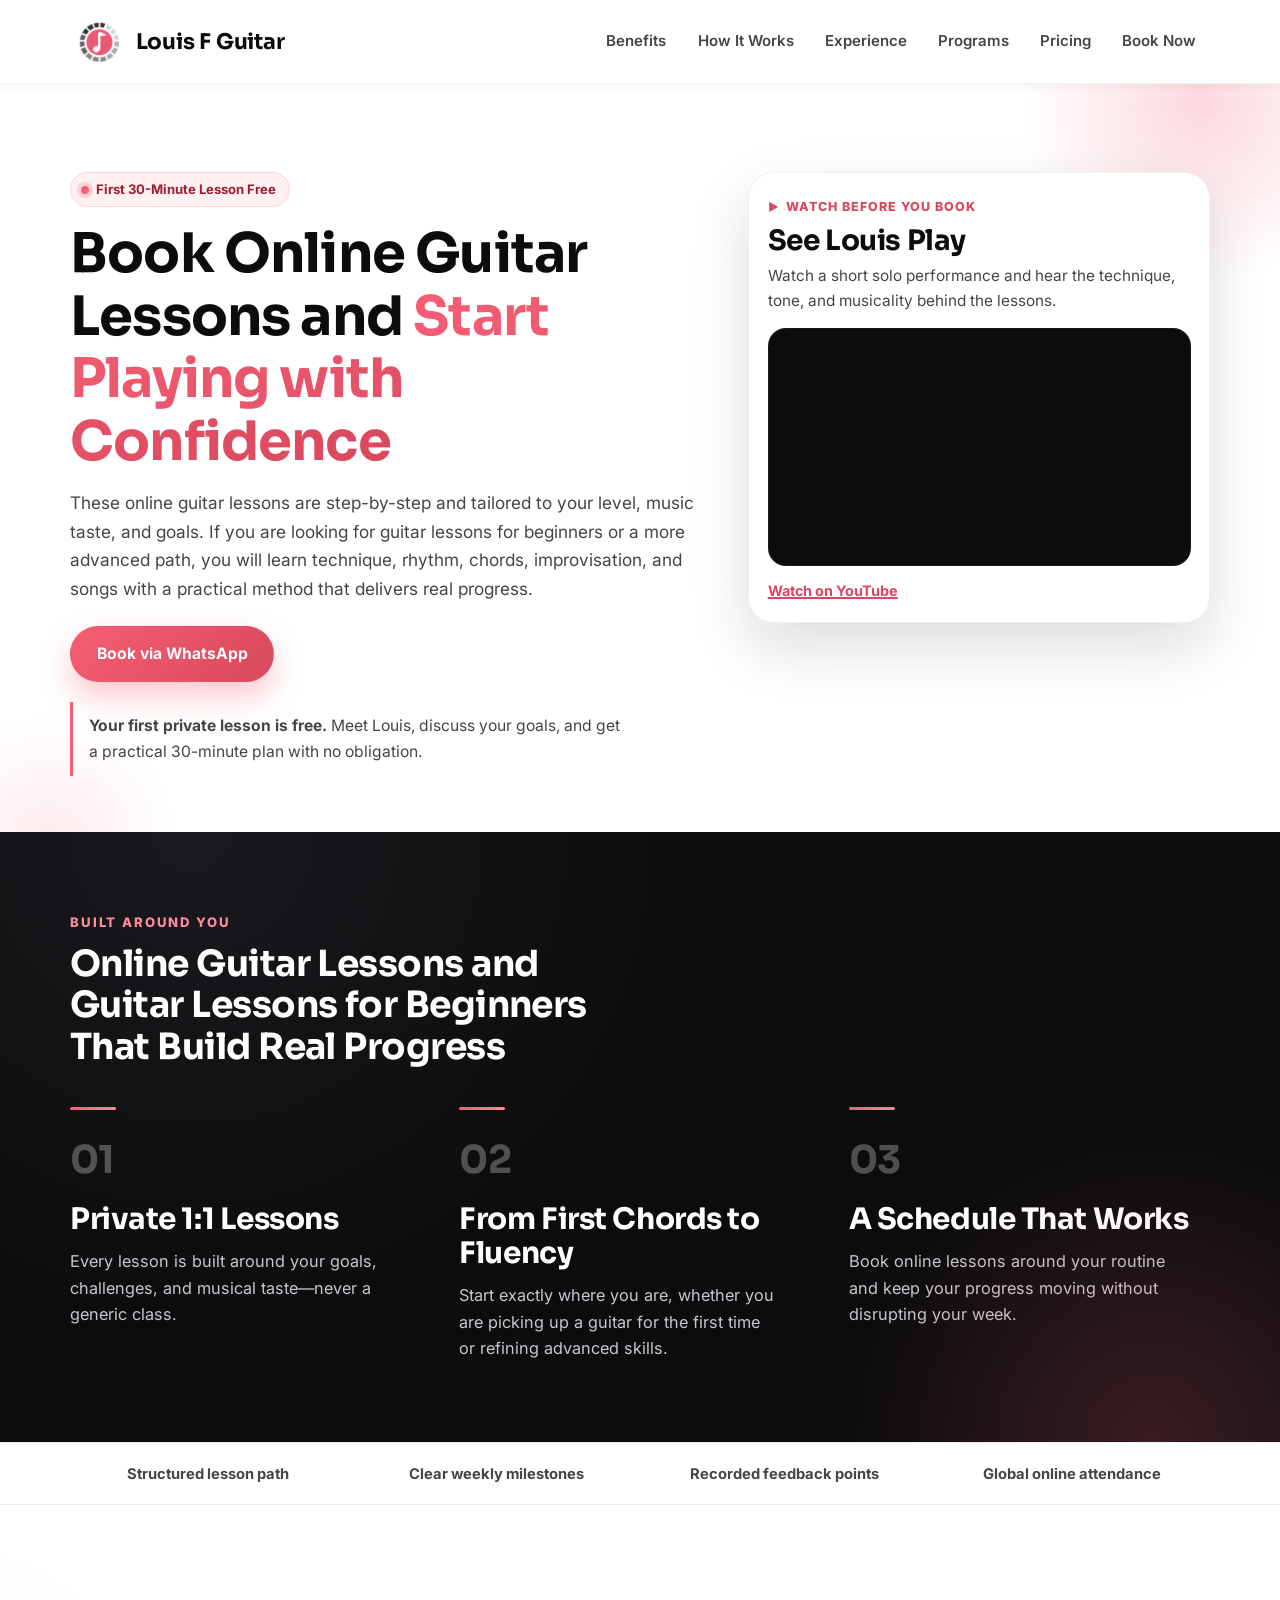
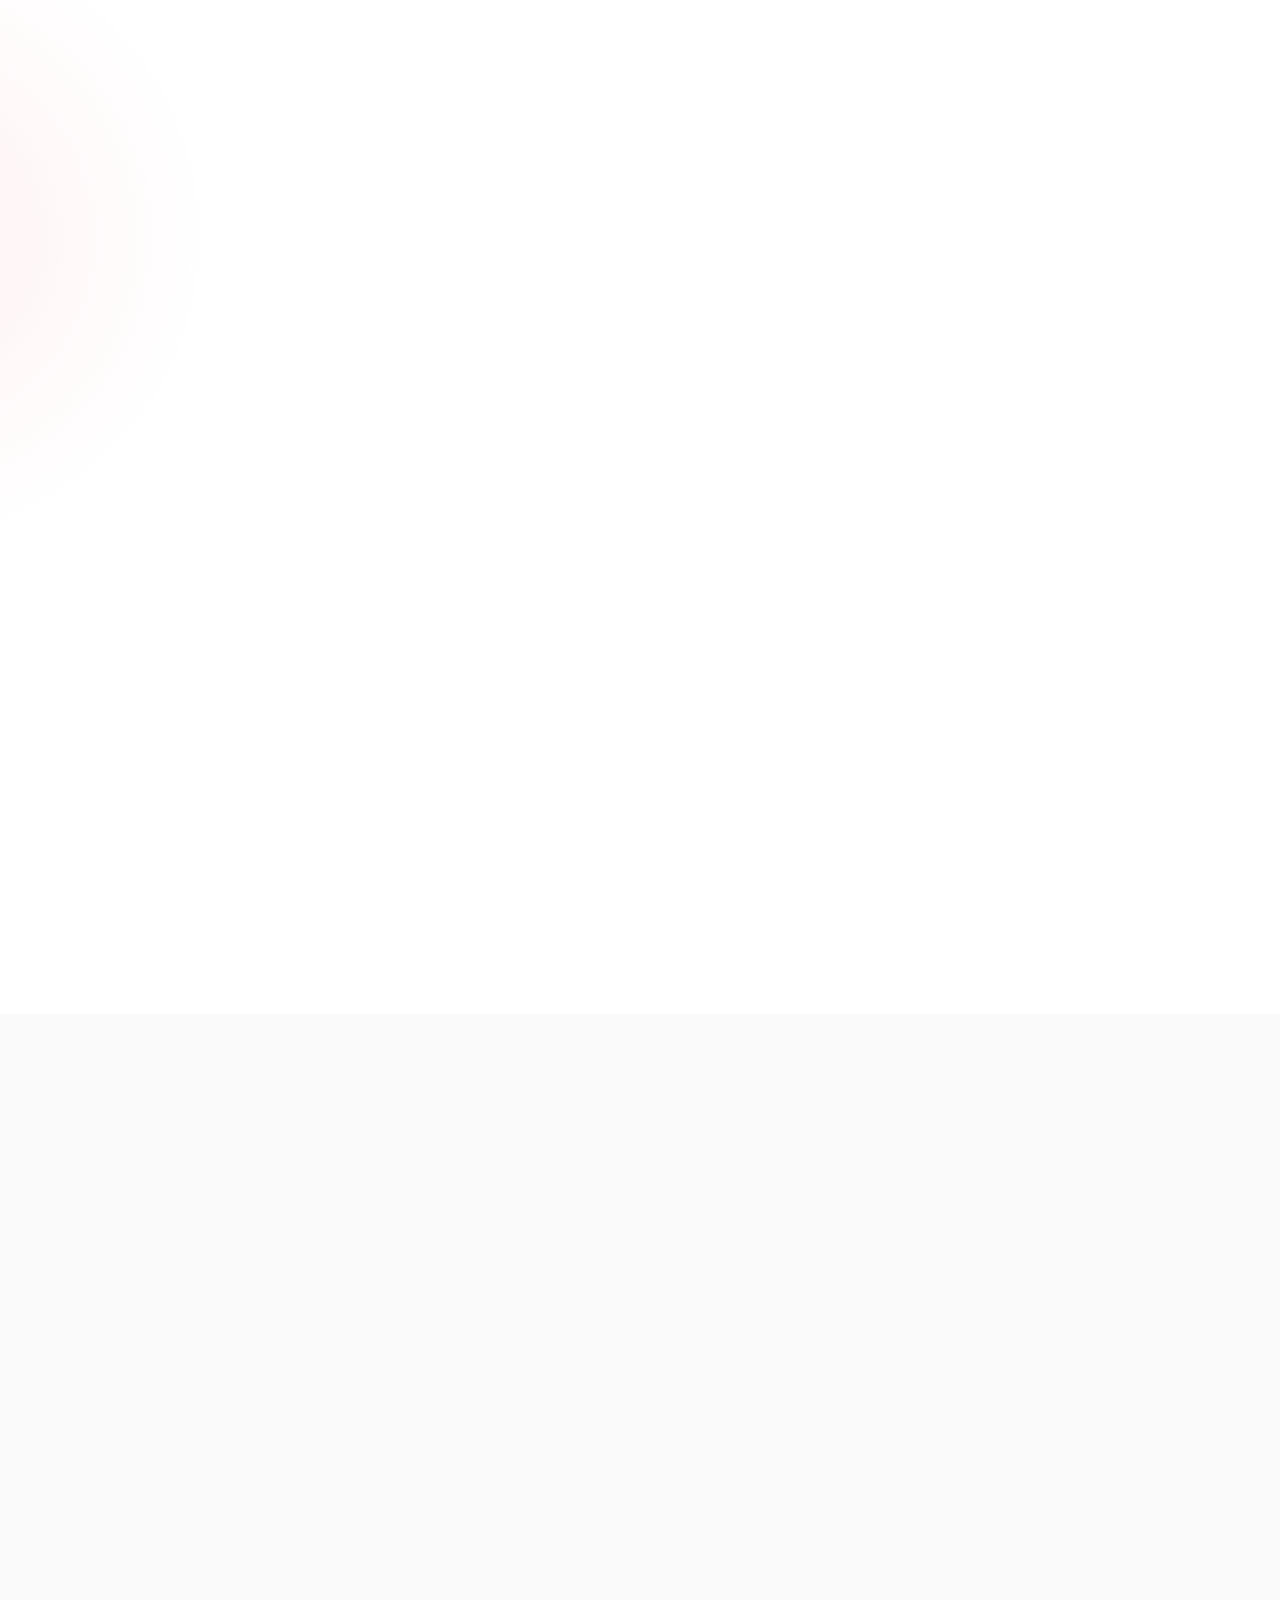
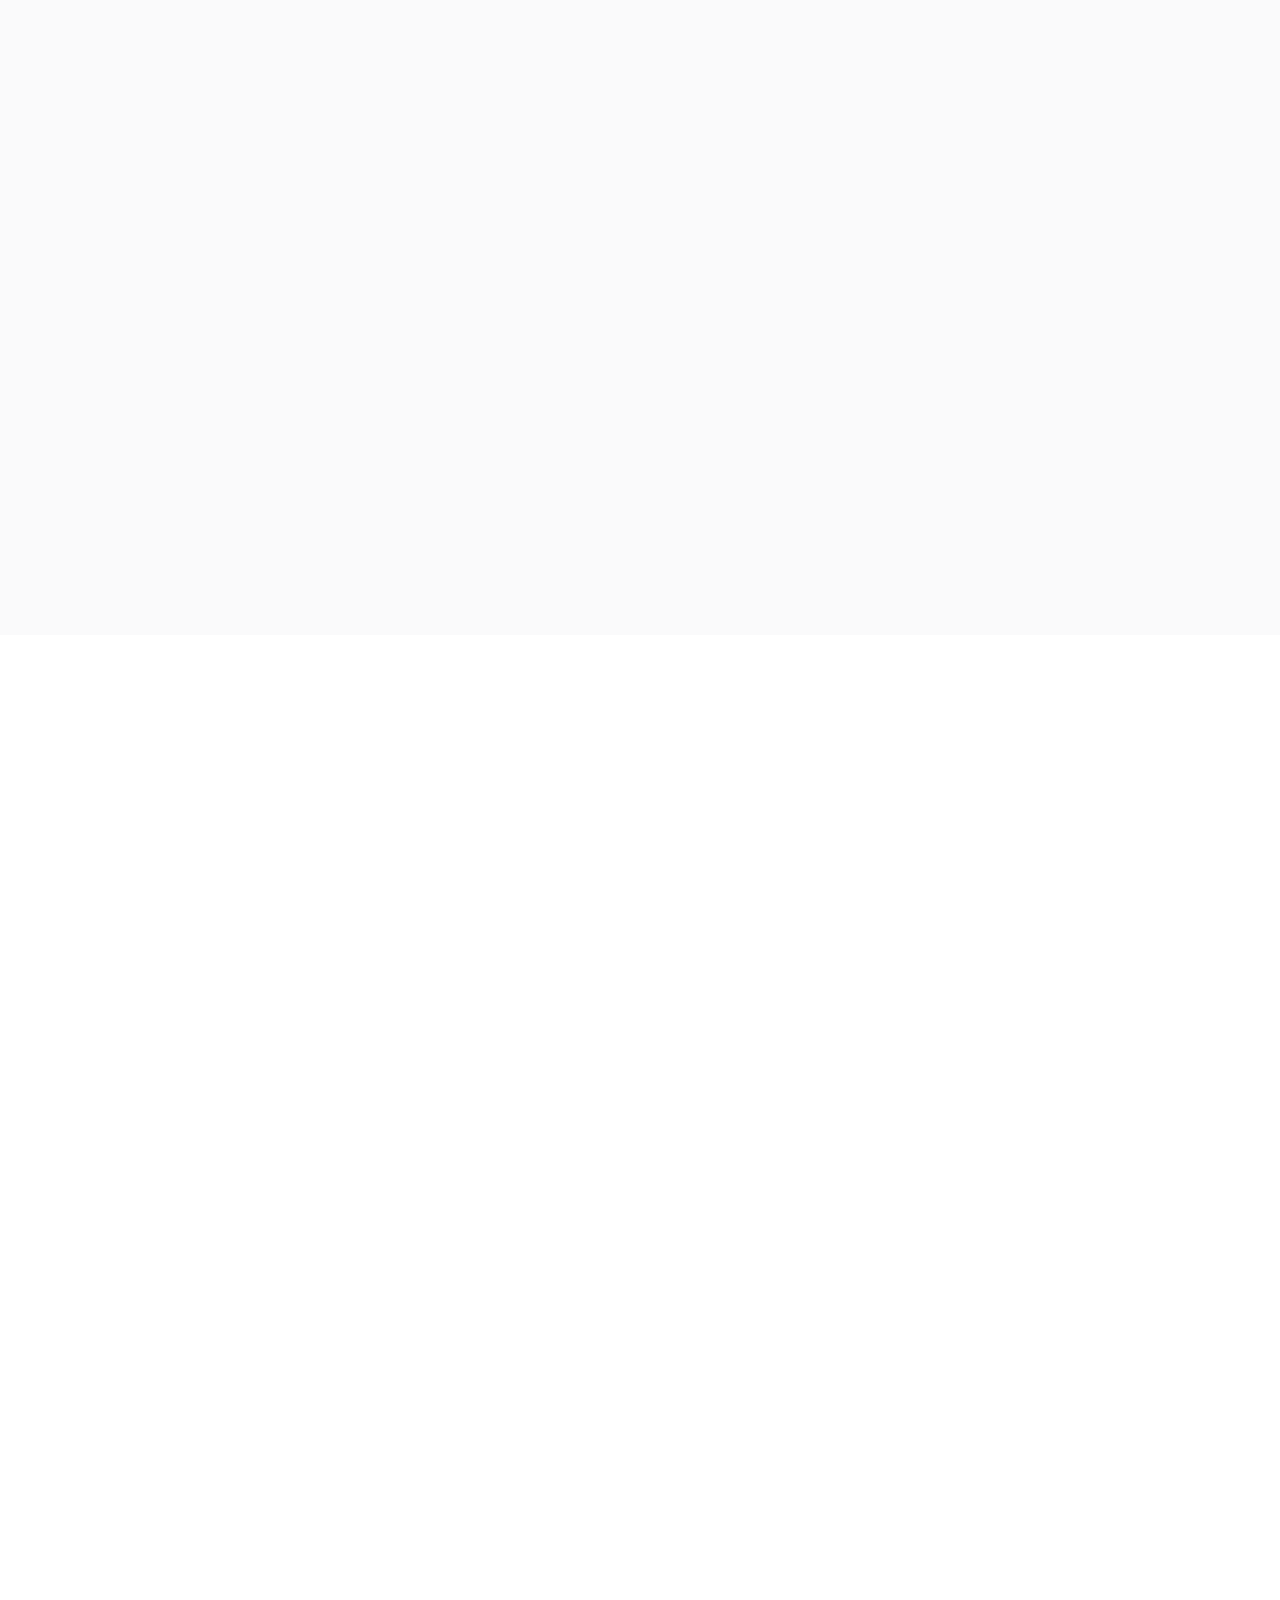
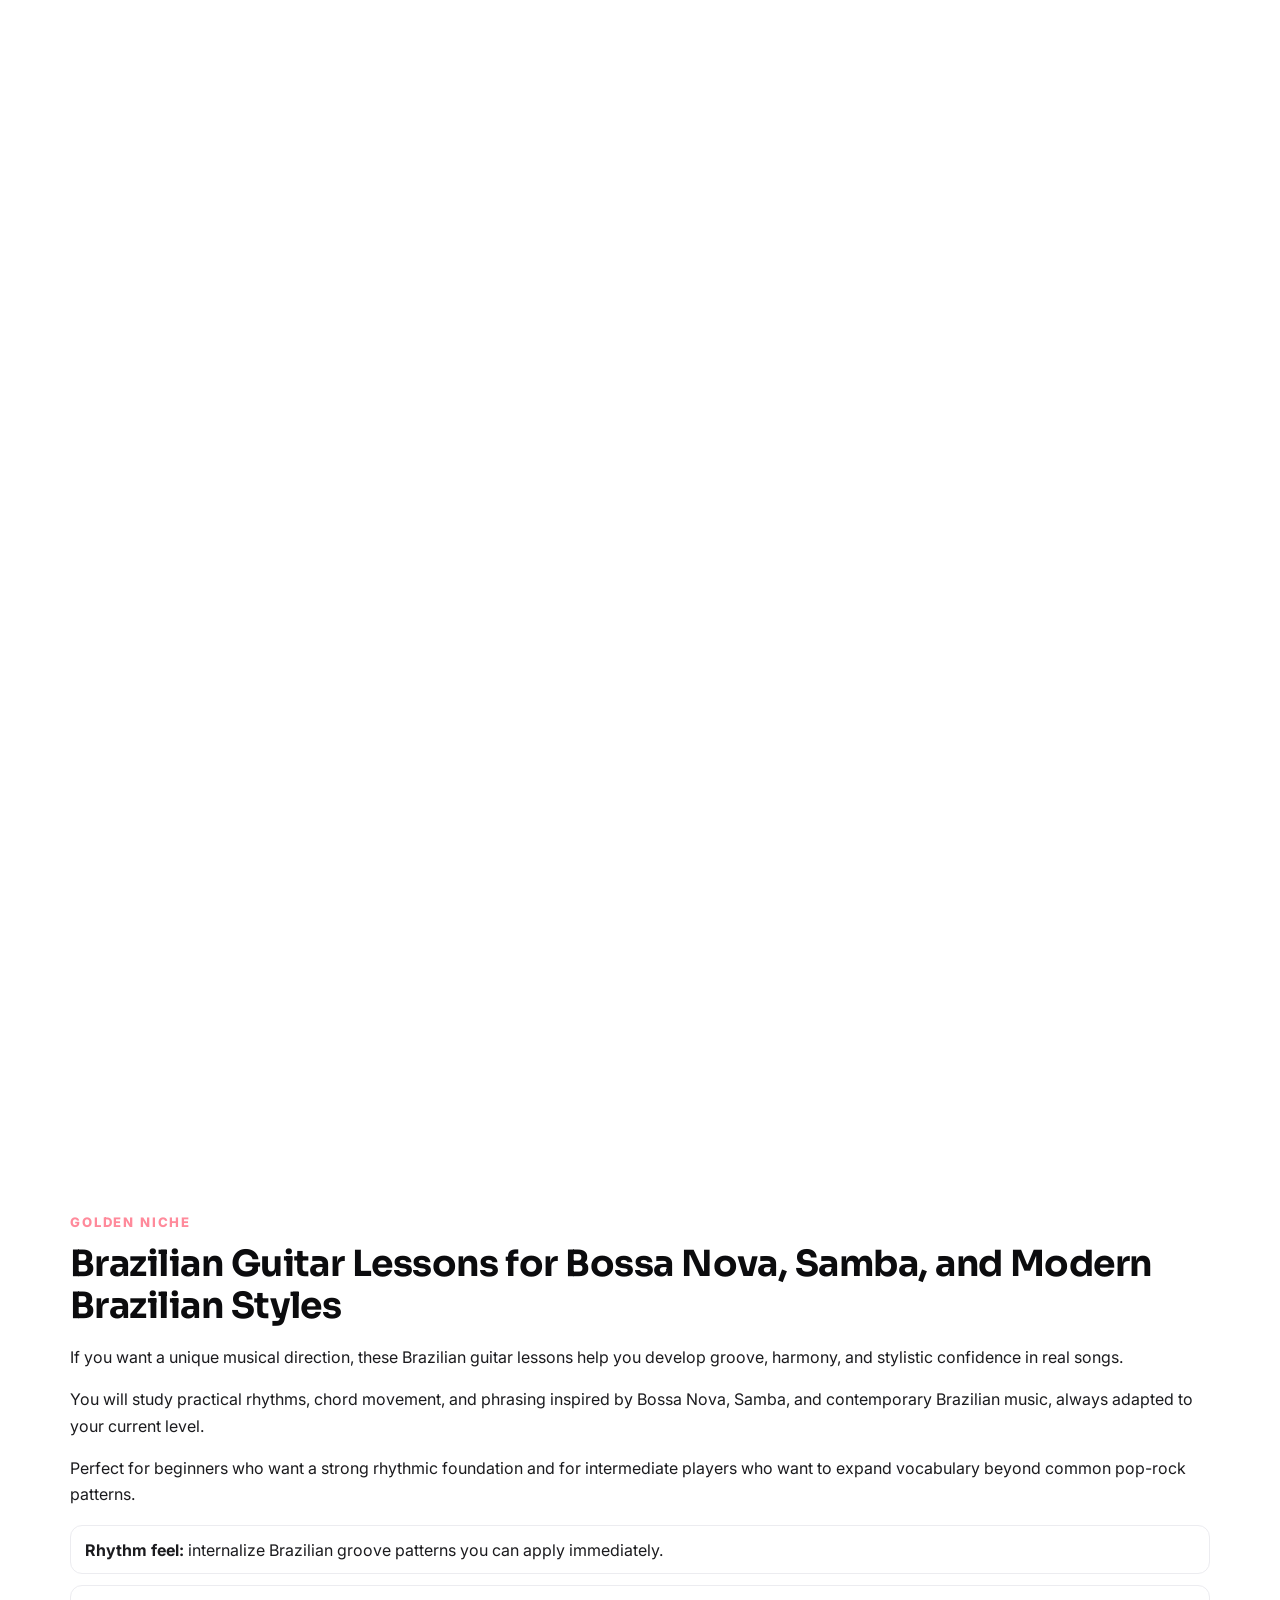
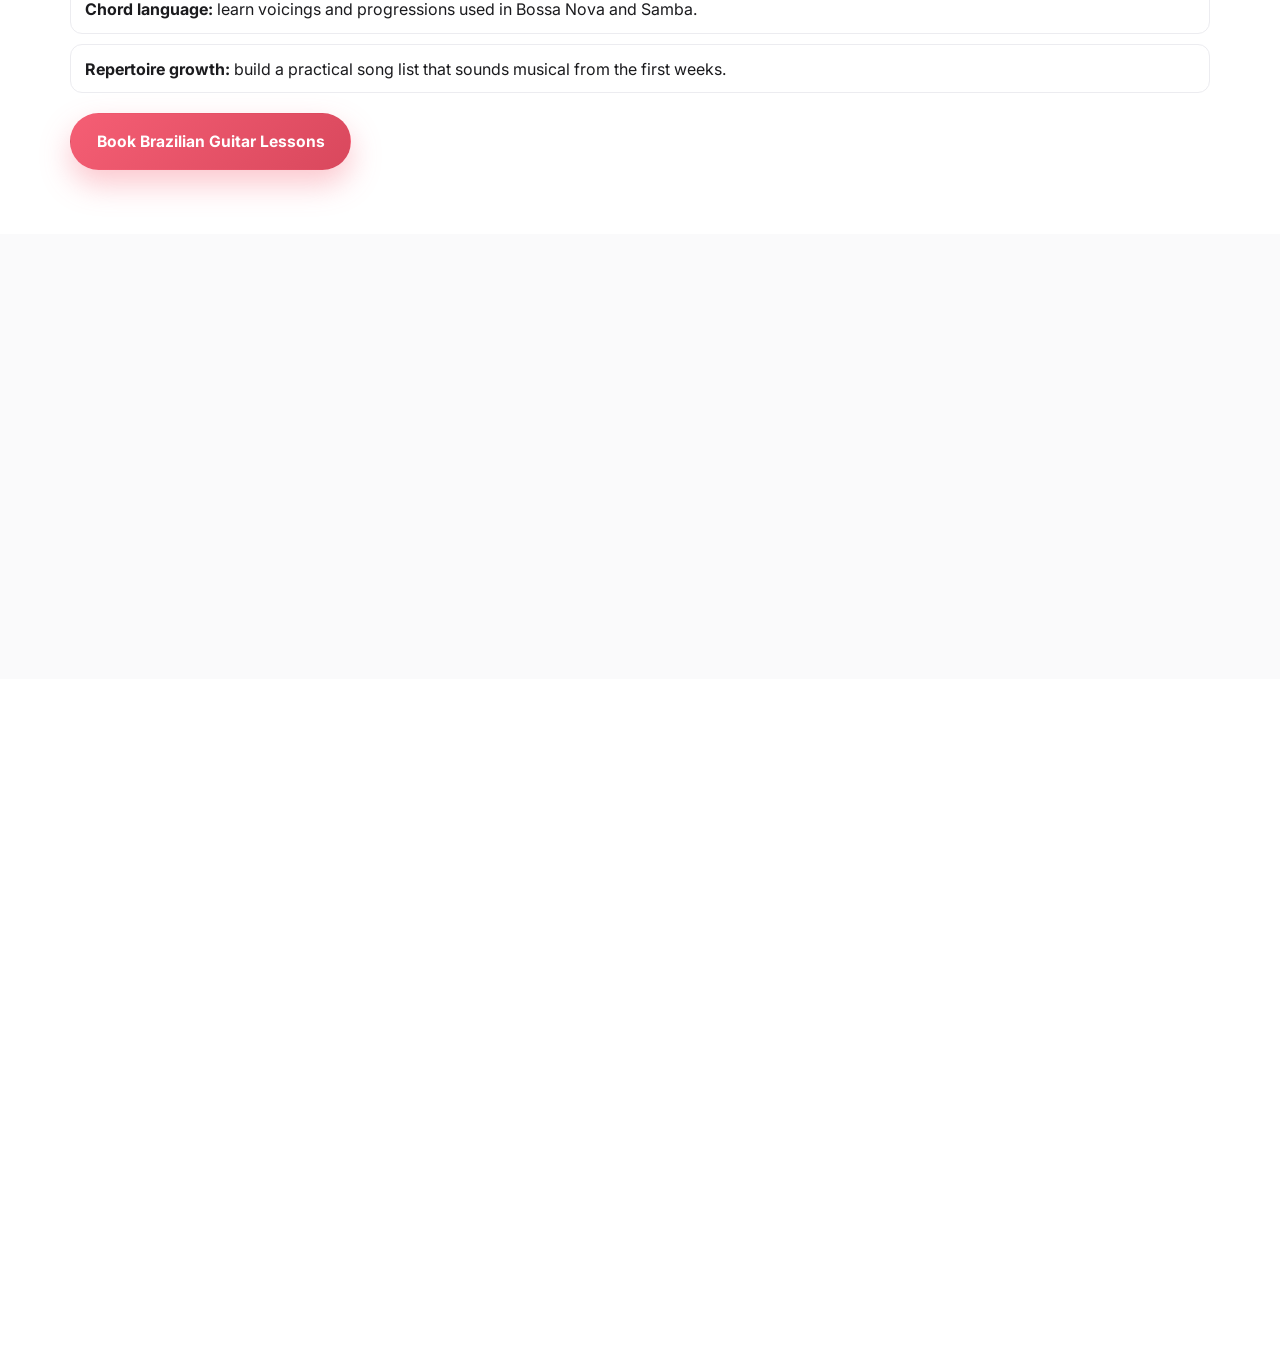
<file: index.html>
<!doctype html>
<html lang="en">
<head>
  <meta charset="utf-8">
  <meta name="viewport" content="width=device-width, initial-scale=1">
  <title>Book Online Guitar Lessons | Louis F Guitar</title>
  <meta name="description" content="Book private online guitar lessons with Louis F Guitar. Structured lessons, real 5-star reviews, and a free 30-minute first class.">
  <meta name="robots" content="index, follow, max-image-preview:large">
  <meta name="author" content="Louis F Guitar">
  <meta name="theme-color" content="#f55e74">
  <link rel="canonical" href="https://devon-demand.com/louisf/">
  <link rel="alternate" hreflang="en" href="https://devon-demand.com/louisf/">
  <link rel="alternate" hreflang="x-default" href="https://devon-demand.com/louisf/">

  <meta property="og:type" content="website">
  <meta property="og:locale" content="en_US">
  <meta property="og:title" content="Book Online Guitar Lessons | Louis F Guitar">
  <meta property="og:description" content="Private online guitar classes with Louis F Guitar. Real Google reviews, structured lessons, and a free 30-minute first class.">
  <meta property="og:url" content="https://your-domain.com/guitar-lessons.html">
  <meta property="og:site_name" content="Louis F Guitar">
  <meta property="og:image" content="https://your-domain.com/assets/guitar-lesson-cover.jpg">

  <meta name="twitter:card" content="summary_large_image">
  <meta name="twitter:title" content="Book Online Guitar Lessons | Louis F Guitar">
  <meta name="twitter:description" content="Private guitar lessons with Louis F Guitar. Structured lessons, real reviews, and a free 30-minute first class.">
  <meta name="twitter:image" content="https://your-domain.com/assets/guitar-lesson-cover.jpg">

  <link rel="preconnect" href="https://fonts.googleapis.com">
  <link rel="preconnect" href="https://fonts.gstatic.com" crossorigin>
  <link rel="dns-prefetch" href="//www.youtube-nocookie.com">
  <link rel="dns-prefetch" href="//img.youtube.com">
  <link rel="preload" as="style" href="https://fonts.googleapis.com/css2?family=Inter:wght@400;500;600;700&family=Sora:wght@600;700;800&display=swap">
  <link rel="stylesheet" href="https://fonts.googleapis.com/css2?family=Inter:wght@400;500;600;700&family=Sora:wght@600;700;800&display=swap" media="print" onload="this.media='all'">
  <noscript><link rel="stylesheet" href="https://fonts.googleapis.com/css2?family=Inter:wght@400;500;600;700&family=Sora:wght@600;700;800&display=swap"></noscript>
  <link rel="preload" href="css/style.css" as="style">
  <link rel="stylesheet" href="css/style.css">
  <!-- TODO: Replace your-domain.com, WhatsApp number, and Formspree form ID before publishing. -->

  <script type="application/ld+json">
  {
    "@context": "https://schema.org",
    "@type": "EducationalOrganization",
    "@id": "https://your-domain.com/guitar-lessons.html#organization",
    "name": "Louis F Guitar",
    "url": "https://your-domain.com/guitar-lessons.html",
    "logo": "https://your-domain.com/images/logo-louis-f.png",
    "image": "https://your-domain.com/images/logo-louis-f.png",
    "description": "Private online guitar lessons for beginners to advanced players, taught by Louis F.",
    "priceRange": "$35-$220",
    "areaServed": "Worldwide",
    "founder": {
      "@type": "Person",
      "name": "Louis F"
    },
    "sameAs": [
      "https://wa.me/5511924538816",
      "https://www.youtube.com/@Louis.f",
      "https://www.google.com/maps/place/Louis+Aulas+de+Guitarra/@24.7745,-79.5417226,3z/data=!3m1!4b1!4m6!3m5!1s0xa43cd750dfb7f383:0x97e26d693b424f66!8m2!3d24.7745!4d-79.5417226!16s%2Fg%2F11kpcxmpv_"
    ],
    "aggregateRating": {
      "@type": "AggregateRating",
      "ratingValue": "5",
      "reviewCount": "7",
      "bestRating": "5",
      "worstRating": "1"
    },
    "review": [
      {
        "@type": "Review",
        "author": { "@type": "Person", "name": "Alys Owen" },
        "reviewRating": { "@type": "Rating", "ratingValue": "5", "bestRating": "5" },
        "reviewBody": "Very patient and knowledgeable teacher. He taught at a pace that suited me. I learned new skills while playing songs I love. He is a brilliant musician and teacher."
      },
      {
        "@type": "Review",
        "author": { "@type": "Person", "name": "Em W" },
        "reviewRating": { "@type": "Rating", "ratingValue": "5", "bestRating": "5" },
        "reviewBody": "Although I did not have lessons for very long, Louis was an amazing teacher and guitarist, and very friendly too."
      },
      {
        "@type": "Review",
        "author": { "@type": "Person", "name": "Eduardo Bizarrias" },
        "reviewRating": { "@type": "Rating", "ratingValue": "5", "bestRating": "5" },
        "reviewBody": "I have played guitar for a long time, but I was looking to build more confidence on the instrument. The classes helped me become more secure and expressive while playing."
      },
      {
        "@type": "Review",
        "author": { "@type": "Person", "name": "Rafael Gomes" },
        "reviewRating": { "@type": "Rating", "ratingValue": "5", "bestRating": "5" },
        "reviewBody": "His versatility as a multi-instrumentalist, composer, and singer makes him stand out as a unique talent. The classes are rich, practical, and inspiring."
      },
      {
        "@type": "Review",
        "author": { "@type": "Person", "name": "Renan Solemar" },
        "reviewRating": { "@type": "Rating", "ratingValue": "5", "bestRating": "5" },
        "reviewBody": "I had a great experience with the guitar course taught by Professor Louis Fernando. He is an excellent teacher, very clear, and truly supportive throughout the process."
      },
      {
        "@type": "Review",
        "author": { "@type": "Person", "name": "William Andrey" },
        "reviewRating": { "@type": "Rating", "ratingValue": "5", "bestRating": "5" },
        "reviewBody": "Simply fantastic. Excellent professional and outstanding musician. I recommend him to everyone who wants to become a better guitarist."
      },
      {
        "@type": "Review",
        "author": { "@type": "Person", "name": "Joao Pedro" },
        "reviewRating": { "@type": "Rating", "ratingValue": "5", "bestRating": "5" },
        "reviewBody": "The classes are really good. I learned many important things that every good guitarist needs to know."
      }
    ]
  }
  </script>

  <script type="application/ld+json">
  {
    "@context": "https://schema.org",
    "@type": "Service",
    "name": "Online Guitar Lessons",
    "provider": {
      "@type": "EducationalOrganization",
      "name": "Louis F Guitar"
    },
    "serviceType": "Private Online Guitar Lessons",
    "areaServed": "Worldwide",
    "audience": {
      "@type": "Audience",
      "audienceType": "Beginner to advanced guitar students"
    },
    "hasOfferCatalog": {
      "@type": "OfferCatalog",
      "name": "Guitar Lesson Packages",
      "itemListElement": [
        {
          "@type": "Offer",
          "name": "Single Class",
          "price": "35",
          "priceCurrency": "USD",
          "availability": "https://schema.org/InStock"
        },
        {
          "@type": "Offer",
          "name": "Monthly Plan",
          "price": "120",
          "priceCurrency": "USD",
          "availability": "https://schema.org/InStock"
        },
        {
          "@type": "Offer",
          "name": "Intensive Plan",
          "price": "220",
          "priceCurrency": "USD",
          "availability": "https://schema.org/InStock"
        }
      ]
    }
  }
  </script>

  <script type="application/ld+json">
  {
    "@context": "https://schema.org",
    "@type": "FAQPage",
    "mainEntity": [
      {
        "@type": "Question",
        "name": "Do I need prior experience?",
        "acceptedAnswer": {
          "@type": "Answer",
          "text": "No. Lessons are adapted for complete beginners through advanced players."
        }
      },
      {
        "@type": "Question",
        "name": "How long is each class?",
        "acceptedAnswer": {
          "@type": "Answer",
          "text": "Most sessions are 50 to 60 minutes, depending on the package."
        }
      },
      {
        "@type": "Question",
        "name": "What styles can I learn?",
        "acceptedAnswer": {
          "@type": "Answer",
          "text": "Rock, pop, blues, worship, fingerstyle fundamentals, and technique-based repertoire."
        }
      },
      {
        "@type": "Question",
        "name": "Which platform is used?",
        "acceptedAnswer": {
          "@type": "Answer",
          "text": "Classes are online via video call. Details are shared after booking."
        }
      }
    ]
  }
  </script>

  <script type="application/ld+json">
  {
    "@context": "https://schema.org",
    "@type": "BreadcrumbList",
    "itemListElement": [
      {
        "@type": "ListItem",
        "position": 1,
        "name": "Home",
        "item": "https://your-domain.com/index.html"
      },
      {
        "@type": "ListItem",
        "position": 2,
        "name": "Guitar Lessons",
        "item": "https://your-domain.com/guitar-lessons.html"
      }
    ]
  }
  </script>

  <!-- TODO: Add accurate "uploadDate" (ISO 8601) and "duration" (ISO 8601, e.g. PT1M30S) for this video so it qualifies for Google video rich results. -->
  <script type="application/ld+json">
{
  "@context": "https://schema.org",
  "@type": "VideoObject",
  "name": "Louis F Guitar - Solo Performance Showreel",
  "description": "A short solo guitar performance by Louis F, showcasing technique, tone, and musicality.",
  "thumbnailUrl": "https://img.youtube.com/vi/cLXTjIH5ekA/hqdefault.jpg",
  "contentUrl": "https://www.youtube.com/watch?v=cLXTjIH5ekA",
  "embedUrl": "https://www.youtube-nocookie.com/embed/cLXTjIH5ekA?rel=0",
  "uploadDate": "2021-09-01T00:00:00+00:00",
  "duration": "PT1M28S",
  "publisher": {
    "@type": "Person",
    "name": "Louis F Guitar",
    "uploadDate": "2021-09-01T00:00:00+00:00"
  }
}

  </script>
</head>
<body>
  <header class="site-header" id="top">
    <div class="container header-inner">
      <a class="logo" href="index.html" aria-label="Louis F Guitar home">
        <img class="logo-mark" src="images/logo-louis-f-64.png" srcset="images/logo-louis-f-64.png 64w, images/logo-louis-f-112.png 112w, images/logo-louis-f.png 313w" sizes="(max-width: 760px) 44px, 56px" alt="Louis F Guitar logo" width="56" height="56" decoding="async" fetchpriority="high">
        <span class="logo-title">Louis F Guitar</span>
      </a>
      <nav aria-label="Primary navigation">
        <ul class="nav-list">
          <li><a href="#benefits">Benefits</a></li>
          <li><a href="#how-it-works">How It Works</a></li>
          <li><a href="#trust-experience">Experience</a></li>
          <li><a href="#specialized-paths">Programs</a></li>
          <li><a href="#pricing">Pricing</a></li>
          <li><a href="#contact">Book Now</a></li>
        </ul>
      </nav>
    </div>
  </header>

  <main>
    <section class="hero" aria-labelledby="hero-title">
      <div class="container hero-grid">
        <div>
          <p class="eyebrow">First 30-Minute Lesson Free</p>
          <h1 id="hero-title">Book Online Guitar Lessons and <span class="accent">Start Playing with Confidence</span></h1>
          <p class="lead">These online guitar lessons are step-by-step and tailored to your level, music taste, and goals. If you are looking for guitar lessons for beginners or a more advanced path, you will learn technique, rhythm, chords, improvisation, and songs with a practical method that delivers real progress.</p>
          <div class="cta-row">
            <a class="btn btn-primary" href="https://wa.me/5511924538816?text=Hi%20Louis%2C%20I%20want%20to%20book%20an%20online%20guitar%20class." rel="noopener" target="_blank">Book via WhatsApp</a>
          </div>
          <p class="free-lesson-note"><strong>Your first private lesson is free.</strong> Meet Louis, discuss your goals, and get a practical 30-minute plan with no obligation.</p>
        </div>
        <aside class="showreel-card" aria-labelledby="showreel-title">
          <p class="showreel-label">Watch Before You Book</p>
          <h2 id="showreel-title">See Louis Play</h2>
          <p>Watch a short solo performance and hear the technique, tone, and musicality behind the lessons.</p>
          <div class="showreel-video">
            <iframe src="https://www.youtube-nocookie.com/embed/cLXTjIH5ekA?rel=0" title="Louis F Guitar solo performance showreel" allow="accelerometer; autoplay; clipboard-write; encrypted-media; gyroscope; picture-in-picture; web-share; fullscreen" referrerpolicy="strict-origin-when-cross-origin" allowfullscreen loading="lazy"></iframe>
          </div>
          <a class="showreel-link" href="https://www.youtube.com/watch?v=cLXTjIH5ekA" target="_blank" rel="noopener">Watch on YouTube</a>
        </aside>
      </div>
    </section>

    <section class="lesson-pillars" aria-labelledby="pillars-title">
      <div class="container">
        <p class="section-kicker">Built Around You</p>
        <h2 id="pillars-title">Online Guitar Lessons and Guitar Lessons for Beginners That Build Real Progress</h2>
        <div class="pillar-grid">
          <article class="pillar">
            <span class="pillar-number" aria-hidden="true">01</span>
            <h3>Private 1:1 Lessons</h3>
            <p>Every lesson is built around your goals, challenges, and musical taste—never a generic class.</p>
          </article>
          <article class="pillar">
            <span class="pillar-number" aria-hidden="true">02</span>
            <h3>From First Chords to Fluency</h3>
            <p>Start exactly where you are, whether you are picking up a guitar for the first time or refining advanced skills.</p>
          </article>
          <article class="pillar">
            <span class="pillar-number" aria-hidden="true">03</span>
            <h3>A Schedule That Works</h3>
            <p>Book online lessons around your routine and keep your progress moving without disrupting your week.</p>
          </article>
        </div>
      </div>
    </section>

    <section class="trust-strip" aria-label="Trust indicators">
      <div class="container trust-grid">
        <p>Structured lesson path</p>
        <p>Clear weekly milestones</p>
        <p>Recorded feedback points</p>
        <p>Global online attendance</p>
      </div>
    </section>

    <section class="section" id="benefits" aria-labelledby="benefits-title">
      <div class="container">
        <h2 id="benefits-title">What You Will Achieve</h2>
        <div class="cards">
          <article class="card">
            <h3>Play Songs Faster</h3>
            <p>Learn practical chord transitions, strumming patterns, and rhythm control so you can play complete songs early in your journey.</p>
          </article>
          <article class="card">
            <h3>Build Clean Technique</h3>
            <p>Develop left and right hand coordination, posture, and movement efficiency to sound better and avoid common bad habits.</p>
          </article>
          <article class="card">
            <h3>Understand Music Better</h3>
            <p>Use theory only when needed, turning concepts into real fretboard decisions for melody, harmony, and improvisation.</p>
          </article>
        </div>
      </div>
    </section>

    <section class="section section-alt" id="how-it-works" aria-labelledby="process-title">
      <div class="container">
        <h2 id="process-title">How The Lessons Work</h2>
        <ol class="steps">
          <li><strong>Assessment:</strong> We identify your level, musical references, and goals.</li>
          <li><strong>Roadmap:</strong> You receive a clear progression plan with weekly focus.</li>
          <li><strong>Live Class:</strong> Private online session with practical application and correction, built as live guitar lessons online with real-time feedback.</li>
          <li><strong>After Class:</strong> Exercises and checkpoints so you keep improving between sessions.</li>
        </ol>
      </div>
    </section>

    <section class="section" id="instructor" aria-labelledby="instructor-title">
      <div class="container split">
        <div>
          <h2 id="instructor-title">Learn with an Instructor Focused on Real Results</h2>
          <p>I teach guitar with a structured and adaptive approach, helping students stay consistent and progress without confusion.</p>
          <p>Each class is customized to your current level and next milestone, so every session moves you forward with purpose.</p>
          <p class="credibility-note">Watch lessons and performances on YouTube for extra proof of teaching quality.</p>
          <p><a class="youtube-link" href="https://www.youtube.com/@Louis.f" target="_blank" rel="noopener">Visit the YouTube Channel</a></p>
        </div>
        <div class="quote-card">
          <p class="quote">"My goal is simple: make your practice clearer, your sound better, and your progress measurable."</p>
          <p class="quote-author">Louis, Guitar Instructor</p>
        </div>
      </div>
    </section>

    <section class="section trust-experience" id="trust-experience" aria-labelledby="trust-experience-title">
      <div class="container split">
        <div>
          <p class="section-kicker">Real Experience You Can Trust</p>
          <h2 id="trust-experience-title">Learn with a Tutor Who Performs, Teaches, and Delivers Results</h2>
          <p>Louis brings more than a decade of real musical experience, performing guitar and other instruments in major events and workshops while teaching students worldwide.</p>
          <p>Lessons are adapted for every level and culture, with clear guidance in harmony and improvisation for rock, blues, Brazilian music, standard jazz, and other styles.</p>
          <ul class="trust-points" role="list">
            <li><strong>10+ years of practical experience:</strong> stage work, workshops, and private instruction.</li>
            <li><strong>Global teaching background:</strong> students from different countries, levels, and musical goals.</li>
            <li><strong>Structured method:</strong> clear roadmap, measurable progress, and direct feedback each class.</li>
          </ul>
          <div class="cta-row">
            <a class="btn btn-primary" href="https://wa.me/5511924538816?text=Hi%20Louis%2C%20I%20want%20to%20book%20an%20online%20guitar%20class." rel="noopener" target="_blank">Book via WhatsApp</a>
            <a class="btn btn-secondary" href="https://www.youtube.com/@Louis.f" target="_blank" rel="noopener">See More on YouTube</a>
          </div>
        </div>
        <div class="trust-media">
          <figure class="teacher-photo primary">
            <picture>
              <source srcset="images/teacher-portrait.jpg" type="image/jpeg">
              <img src="images/teacher-portrait.png" alt="Louis smiling inside a professional recording studio." loading="lazy" width="491" height="860" sizes="(max-width: 640px) 100vw, (max-width: 1100px) 45vw, 420px" decoding="async" fetchpriority="low">
            </picture>
          </figure>
          <div class="trust-videos">
            <article class="trust-video-card">
              <h3>Live Performance Proof</h3>
              <div class="showreel-video short-video">
                <iframe src="https://www.youtube-nocookie.com/embed/om1wm15TU3k?rel=0" title="Louis F Guitar live performance" allow="accelerometer; autoplay; clipboard-write; encrypted-media; gyroscope; picture-in-picture; web-share; fullscreen" referrerpolicy="strict-origin-when-cross-origin" allowfullscreen loading="lazy"></iframe>
              </div>
            </article>
          </div>
        </div>
      </div>
    </section>

    <section class="section" id="brazilian-lessons" aria-labelledby="brazilian-lessons-title">
      <div class="container">
        <p class="section-kicker">Golden Niche</p>
        <h2 id="brazilian-lessons-title">Brazilian Guitar Lessons for Bossa Nova, Samba, and Modern Brazilian Styles</h2>
        <p>If you want a unique musical direction, these Brazilian guitar lessons help you develop groove, harmony, and stylistic confidence in real songs.</p>
        <p>You will study practical rhythms, chord movement, and phrasing inspired by Bossa Nova, Samba, and contemporary Brazilian music, always adapted to your current level.</p>
        <p>Perfect for beginners who want a strong rhythmic foundation and for intermediate players who want to expand vocabulary beyond common pop-rock patterns.</p>
        <ul class="trust-points" role="list">
          <li><strong>Rhythm feel:</strong> internalize Brazilian groove patterns you can apply immediately.</li>
          <li><strong>Chord language:</strong> learn voicings and progressions used in Bossa Nova and Samba.</li>
          <li><strong>Repertoire growth:</strong> build a practical song list that sounds musical from the first weeks.</li>
        </ul>
        <div class="cta-row">
          <a class="btn btn-primary" href="https://wa.me/5511924538816?text=Hi%20Louis%2C%20I%20want%20to%20book%20Brazilian%20guitar%20lessons." rel="noopener" target="_blank">Book Brazilian Guitar Lessons</a>
        </div>
      </div>
    </section>

    <section class="section section-alt" id="pricing" aria-labelledby="pricing-title">
      <div class="container">
        <h2 id="pricing-title">Choose Your Lesson Package</h2>
        <div class="pricing-grid">
          <article class="price-card">
            <h3>Single Class</h3>
            <p class="price">$35</p>
            <p>One private online class focused on your immediate goals.</p>
          </article>
          <article class="price-card featured">
            <p class="tag">Most Popular</p>
            <h3>Monthly Plan</h3>
            <p class="price">$120</p>
            <p>4 private classes per month with structured progression.</p>
          </article>
          <article class="price-card">
            <h3>Intensive Plan</h3>
            <p class="price">$220</p>
            <p>8 classes per month for accelerated development.</p>
          </article>
        </div>
      </div>
    </section>

    <section class="section" id="testimonials" aria-labelledby="testimonials-title">
      <div class="container">
        <h2 id="testimonials-title">Student Results</h2>
        <p class="review-intro">These are real 5-star Google Reviews from students. You can verify them directly on Google. You can also check the YouTube channel for lessons and playing samples.</p>
        <p><a class="google-review-link" href="https://www.google.com/maps/place/Louis+Aulas+de+Guitarra/@24.7745,-79.5417226,3z/data=!3m1!4b1!4m6!3m5!1s0xa43cd750dfb7f383:0x97e26d693b424f66!8m2!3d24.7745!4d-79.5417226!16s%2Fg%2F11kpcxmpv_?hl=pt-BR&amp;entry=ttu&amp;g_ep=EgoyMDI2MDgyNi4wIKXMDSoASAFQAw%3D%3D" target="_blank" rel="noopener">See All Reviews on Google</a></p>
        <div class="cards">
          <article class="card testimonial">
            <p class="review-source">Google Review</p>
            <p>"Very patient and knowledgeable teacher. He taught at a pace that suited me. I learned new skills while playing songs I love. He is a brilliant musician and teacher."</p>
            <p class="person" data-initials="AO">Alys Owen - 5 stars</p>
          </article>
          <article class="card testimonial">
            <p class="review-source">Google Review</p>
            <p>"Although I did not have lessons for very long, Louis was an amazing teacher and guitarist, and very friendly too."</p>
            <p class="person" data-initials="EW">Em W - 5 stars</p>
          </article>
          <article class="card testimonial">
            <p class="review-source">Google Review</p>
            <p>"I have played guitar for a long time, but I was looking to build more confidence on the instrument. The classes helped me become more secure and expressive while playing."</p>
            <p class="person" data-initials="EB">Eduardo Bizarrias - 5 stars</p>
          </article>
          <article class="card testimonial">
            <p class="review-source">Google Review</p>
            <p>"His versatility as a multi-instrumentalist, composer, and singer makes him stand out as a unique talent. The classes are rich, practical, and inspiring."</p>
            <p class="person" data-initials="RG">Rafael Gomes - 5 stars</p>
          </article>
          <article class="card testimonial">
            <p class="review-source">Google Review</p>
            <p>"I had a great experience with the guitar course taught by Professor Louis Fernando. He is an excellent teacher, very clear, and truly supportive throughout the process."</p>
            <p class="person" data-initials="RS">Renan Solemar - 5 stars</p>
          </article>
          <article class="card testimonial">
            <p class="review-source">Google Review</p>
            <p>"Simply fantastic. Excellent professional and outstanding musician. I recommend him to everyone who wants to become a better guitarist."</p>
            <p class="person" data-initials="WA">William Andrey - 5 stars</p>
          </article>
          <article class="card testimonial">
            <p class="review-source">Google Review</p>
            <p>"The classes are really good. I learned many important things that every good guitarist needs to know."</p>
            <p class="person" data-initials="JP">Joao Pedro - 5 stars</p>
          </article>
        </div>
      </div>
    </section>

    <section class="section" id="specialized-paths" aria-labelledby="specialized-title">
      <div class="container">
        <h2 id="specialized-title">Specialized Learning Paths</h2>
        <p class="section-intro">Looking to master a specific style or artist? Explore our hyper-focused guitar programs designed for serious learners.</p>
        <div class="cards">
          <article class="card program-card">
            <h3><a href="play-like-slash/">Master Slash's Signature Sound</a></h3>
            <p>Learn iconic Guns N' Roses solos, string bending techniques, and the blues-rock vocabulary that defines one of rock's greatest guitarists.</p>
            <a href="play-like-slash/" class="card-link">Explore Program →</a>
          </article>
          <article class="card program-card">
            <h3><a href="rock-improvisation/">Rock Improvisation Mastery</a></h3>
            <p>Develop freedom over chord changes with pentatonic mastery, phrasing techniques, and the ability to create spontaneous solos in real time.</p>
            <a href="rock-improvisation/" class="card-link">Explore Program →</a>
          </article>
          <article class="card program-card">
            <h3><a href="jazz-guitar/">Jazz Guitar for Beginners</a></h3>
            <p>Start from scratch and play jazz standards you love. Learn chord voicings, II-V-I progressions, and authentic jazz phrasing.</p>
            <a href="jazz-guitar/" class="card-link">Explore Program →</a>
          </article>
          <article class="card program-card">
            <h3><a href="brazilian-guitar/">Brazilian Guitar Mastery</a></h3>
            <p>Unlock the authentic grooves of Bossa Nova, Samba, and modern Brazilian styles with culturally-grounded technique and rhythmic sophistication.</p>
            <a href="brazilian-guitar/" class="card-link">Explore Program →</a>
          </article>
        </div>
      </div>
    </section>

    <section class="section section-alt" id="faq" aria-labelledby="faq-title">
      <div class="container">
        <h2 id="faq-title">Frequently Asked Questions</h2>
        <div class="faq-list">
          <details>
            <summary>Do I need prior experience?</summary>
            <p>No. Lessons are adapted for complete beginners through advanced players.</p>
          </details>
          <details>
            <summary>How long is each class?</summary>
            <p>Most sessions are 50 to 60 minutes, depending on the package.</p>
          </details>
          <details>
            <summary>What styles can I learn?</summary>
            <p>Rock, pop, blues, worship, fingerstyle fundamentals, and technique-based repertoire.</p>
          </details>
          <details>
            <summary>Which platform is used?</summary>
            <p>Classes are online via video call. Details are shared after booking.</p>
          </details>
        </div>
      </div>
    </section>

    <section class="section final-cta" aria-labelledby="final-cta-title">
      <div class="container">
        <h2 id="final-cta-title">Ready to Book Your Guitar Class?</h2>
        <p>Pick your preferred contact method and reserve your first session.</p>
        <div class="cta-row center">
          <a class="btn btn-primary" href="https://wa.me/5511924538816?text=Hi%20Louis%2C%20I%20am%20ready%20to%20book%20my%20first%20guitar%20class." rel="noopener" target="_blank">Book on WhatsApp</a>
          <a class="btn btn-secondary" href="#contact">Use Booking Form</a>
        </div>
      </div>
    </section>

    <section class="section" id="contact" aria-labelledby="contact-title">
      <div class="container">
        <h2 id="contact-title">Send Your Booking Request</h2>
        <p>Fill out the form below and receive a reply with available times. If you are searching for live guitar lessons online you can start with a free first session and book right away.</p>

        <form class="contact-form" action="https://formspree.io/f/xeaqgjdv" method="post">
          <div class="field-grid">
            <div>
              <label for="name">Full Name</label>
              <input id="name" name="name" type="text" required autocomplete="name">
            </div>
            <div>
              <label for="email">Email</label>
              <input id="email" name="email" type="email" required autocomplete="email">
            </div>
          </div>

          <div class="field-grid">
            <div>
              <label for="goal">Main Goal</label>
              <input id="goal" name="goal" type="text" placeholder="Example: play songs smoothly" required>
            </div>
            <div>
              <label for="level">Current Level</label>
              <select id="level" name="level" required>
                <option value="" selected disabled>Select your level</option>
                <option value="beginner">Beginner</option>
                <option value="intermediate">Intermediate</option>
                <option value="advanced">Advanced</option>
              </select>
            </div>
          </div>

          <div>
            <label for="message">Message</label>
            <textarea id="message" name="message" rows="5" placeholder="Tell me your availability and preferred lesson times." required></textarea>
          </div>

          <input type="hidden" name="_subject" value="New Guitar Lesson Booking Request">
          <p class="consent">By submitting, you agree to be contacted about your lesson request.</p>

          <div class="cta-row">
            <button class="btn btn-primary" type="submit">Send Booking Request</button>
            <a class="btn btn-secondary" href="https://wa.me/5511924538816?text=Hi%20Louis%2C%20I%20just%20sent%20the%20booking%20form%20and%20want%20to%20confirm." rel="noopener" target="_blank">Also Message on WhatsApp</a>
          </div>
        </form>
      </div>
    </section>
  </main>

  <footer class="site-footer">
    <div class="container footer-inner">
      <p>&copy; 2026 Louis F Guitar. All rights reserved.</p>
      <div class="footer-links">
        <a href="https://www.youtube.com/@Louis.f" target="_blank" rel="noopener">YouTube Channel</a>
        <a href="#top">Back to top</a>
      </div>
    </div>
  </footer>
</body>
</html>
</file>
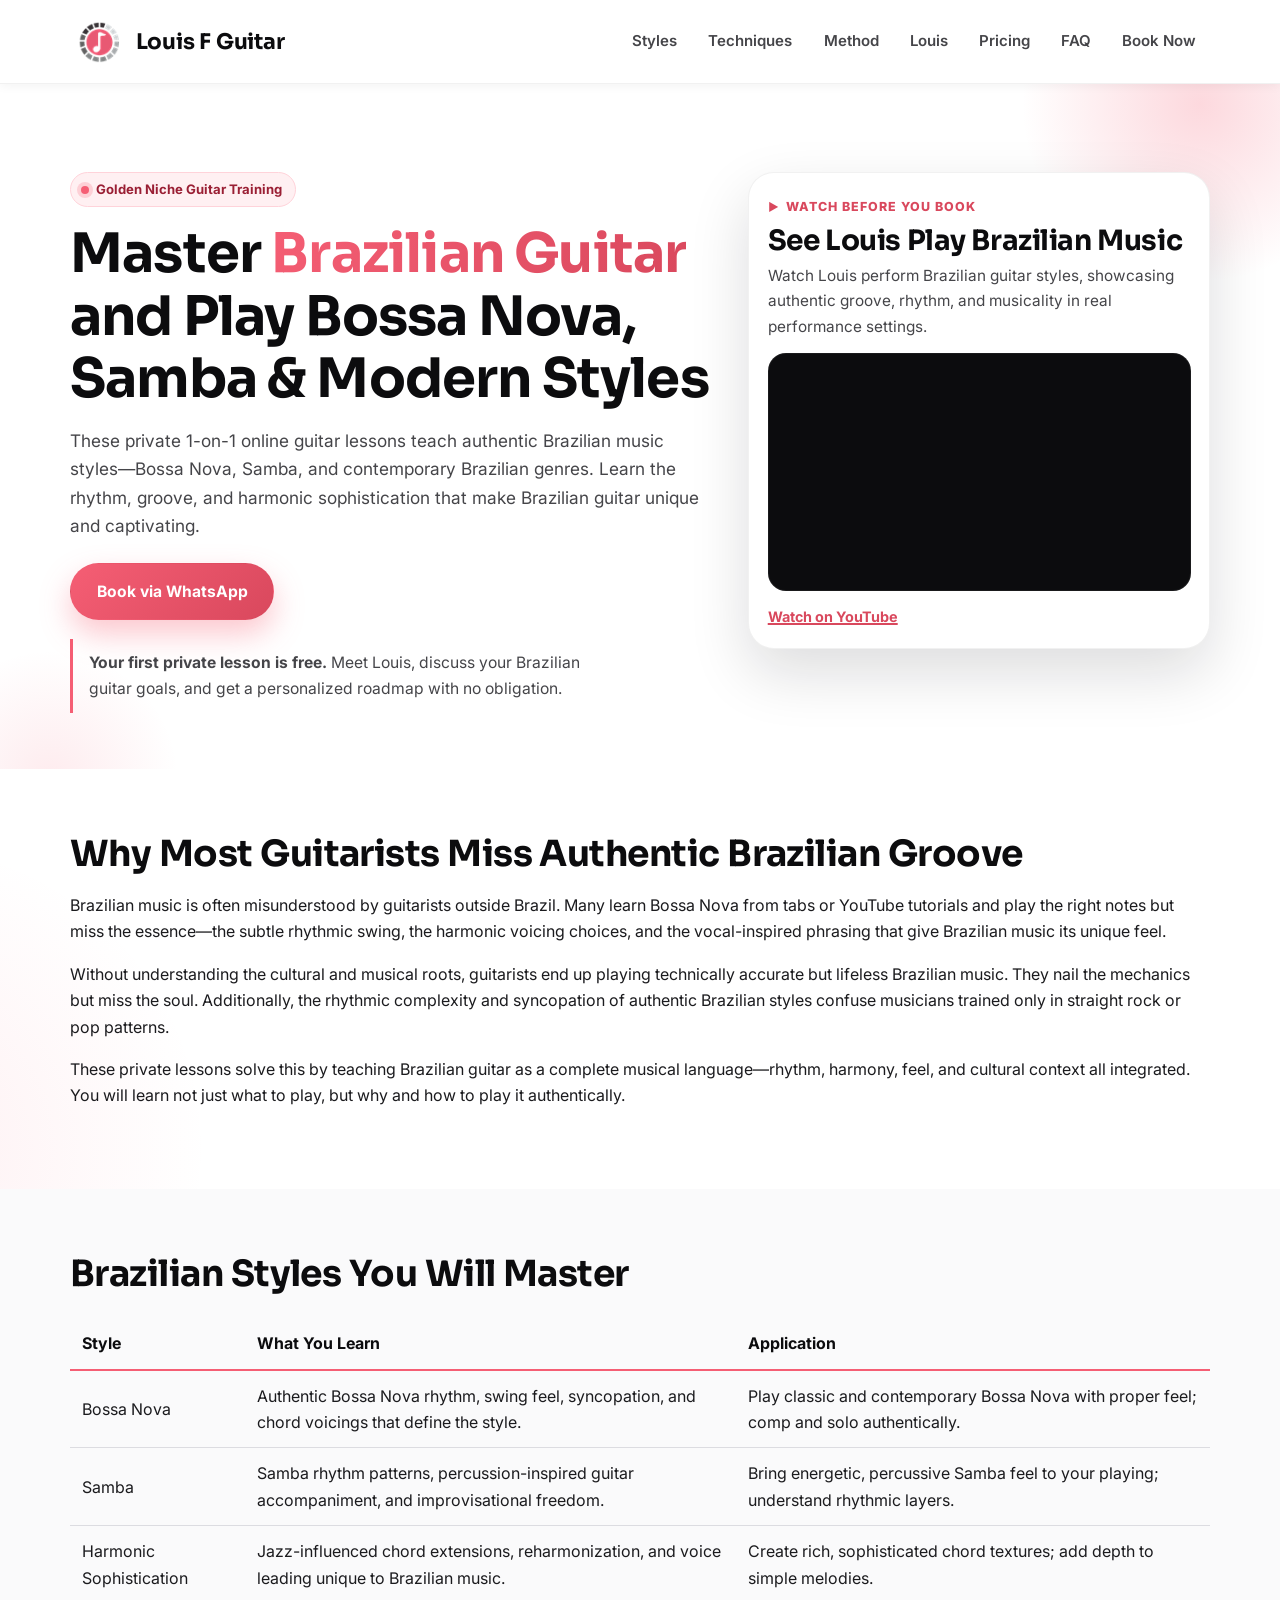
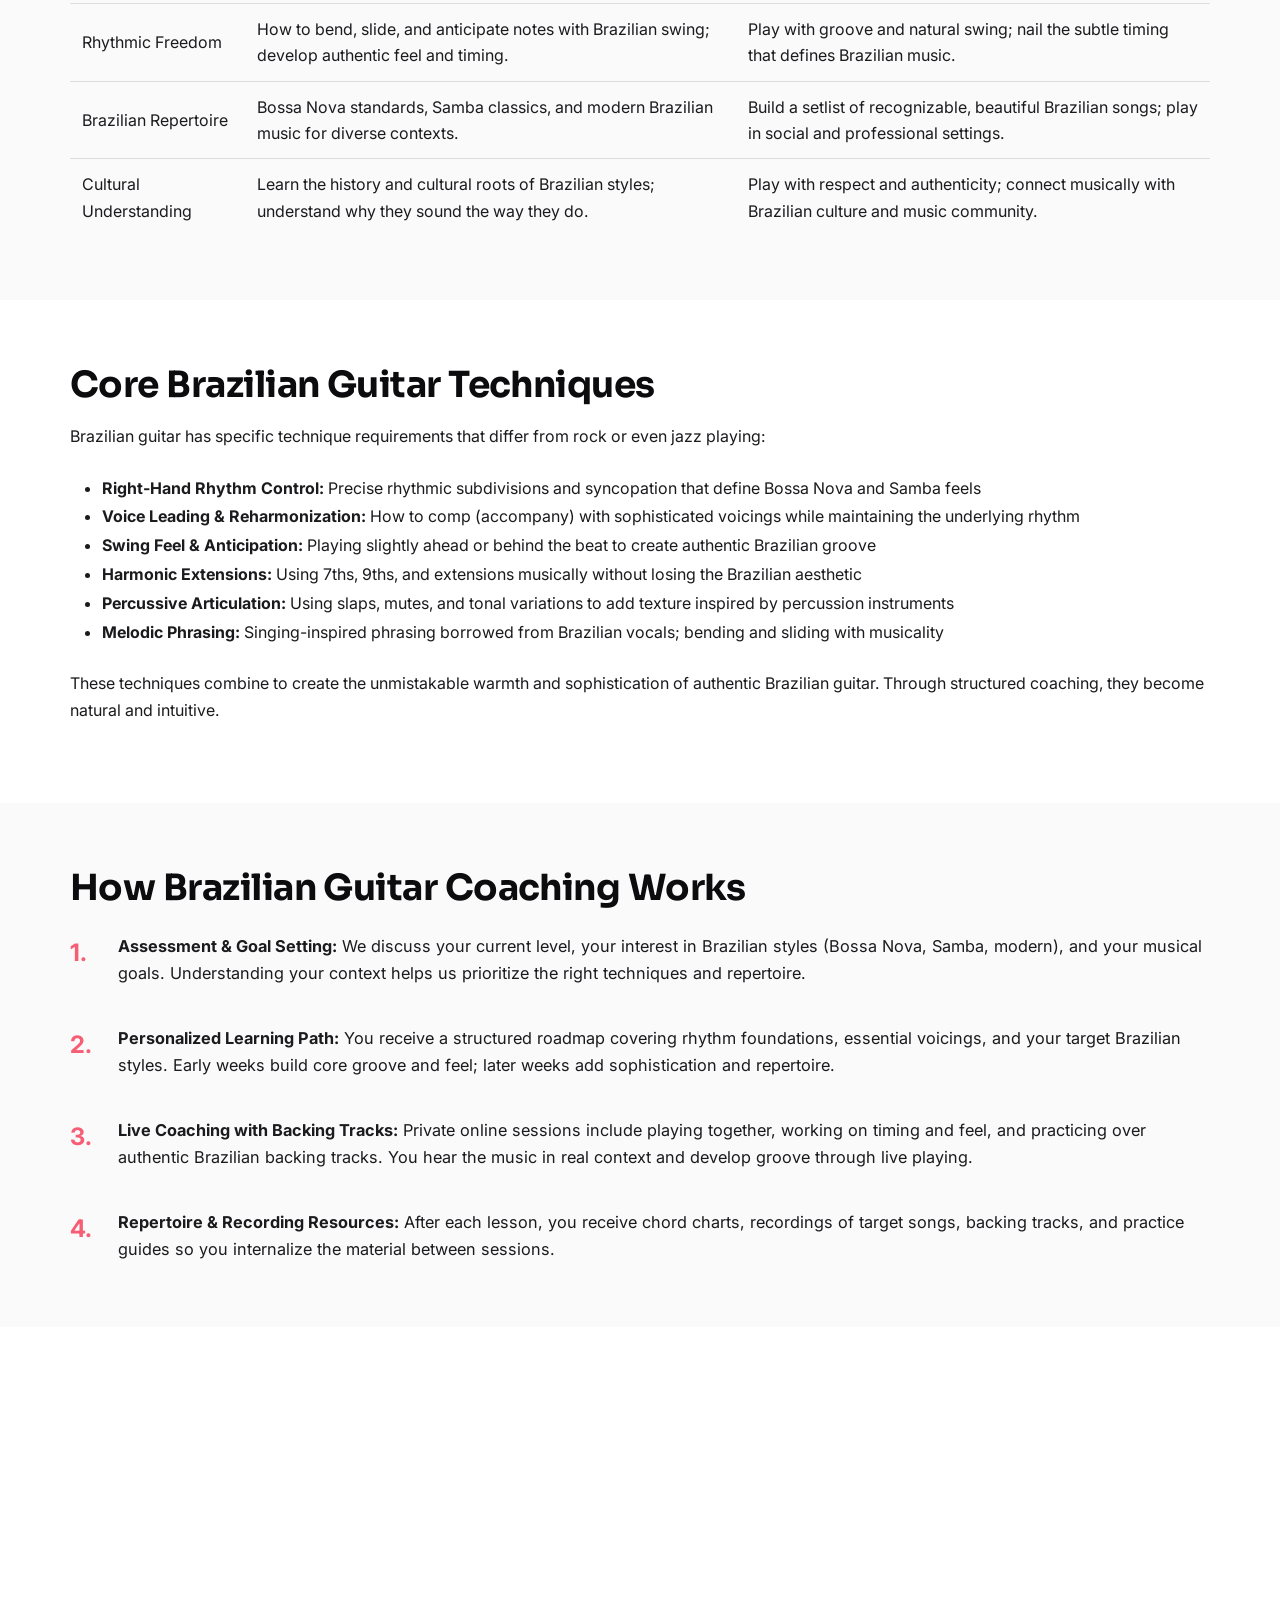
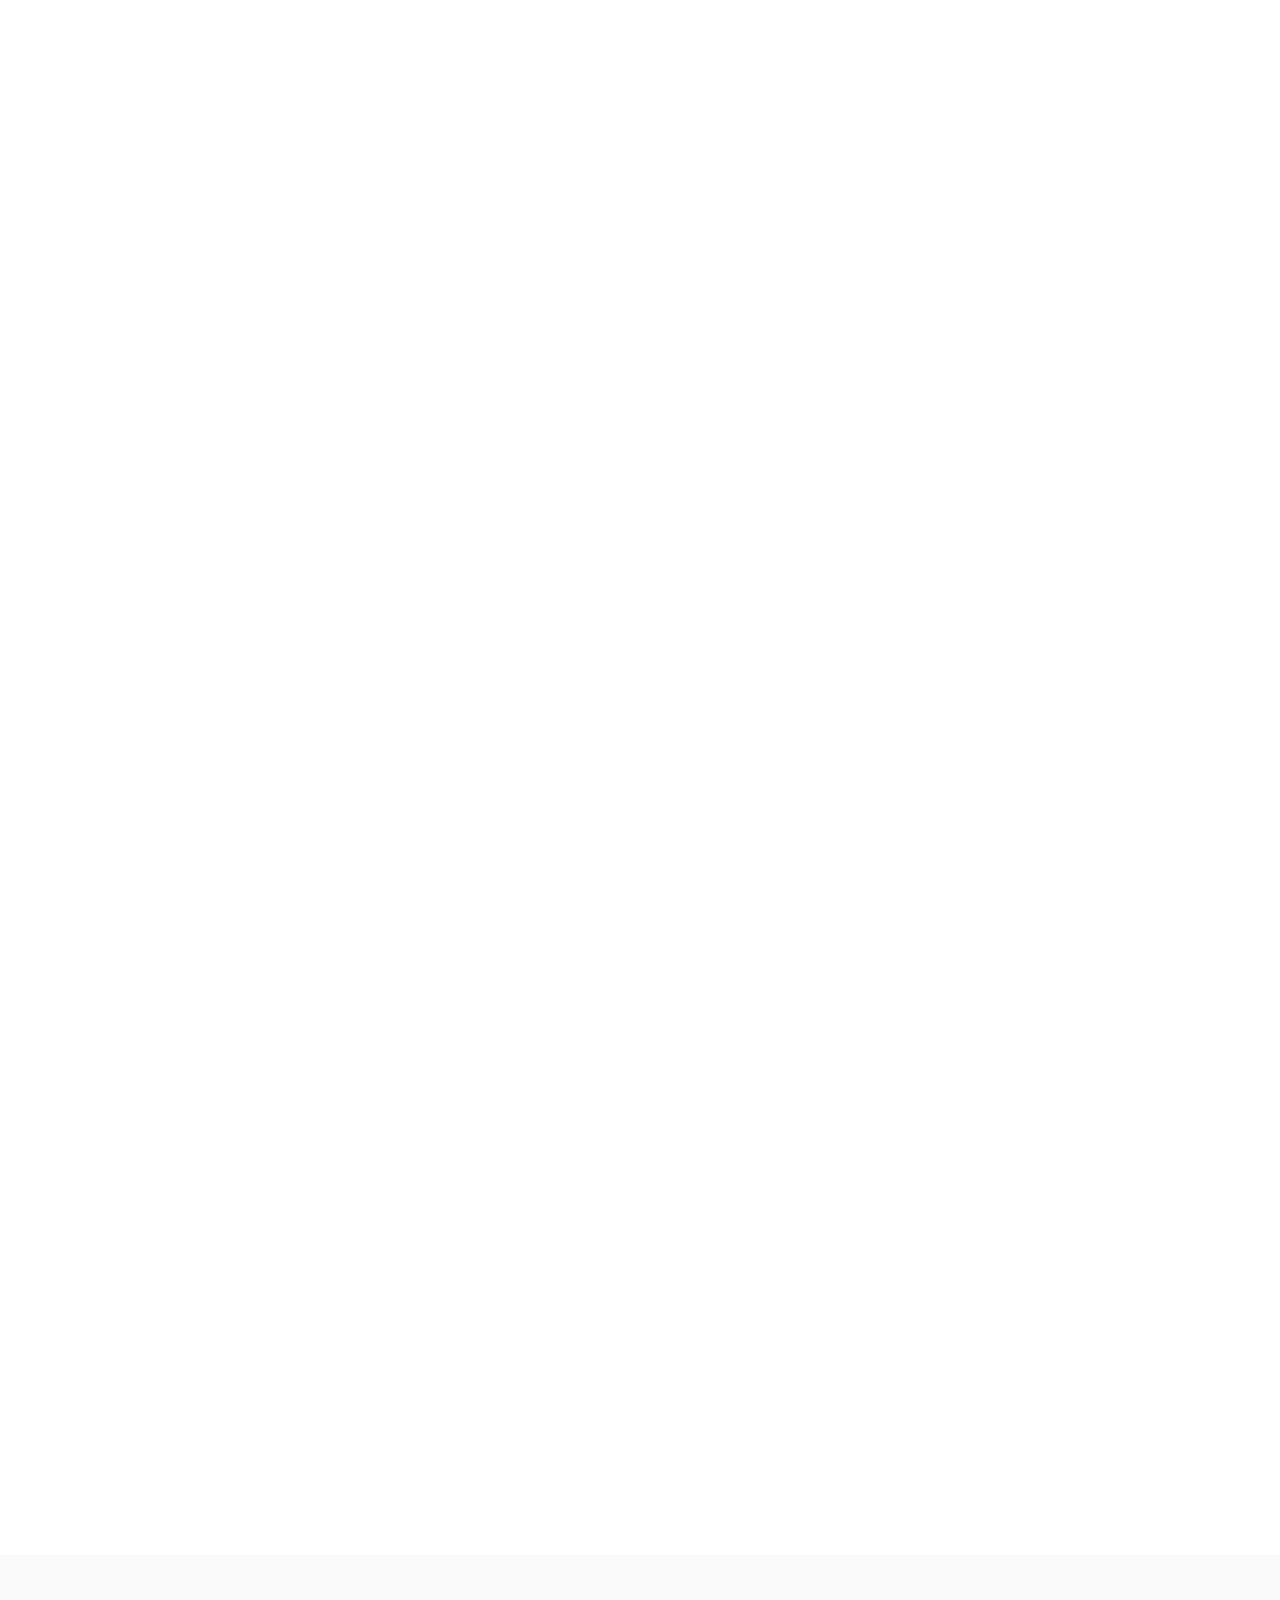
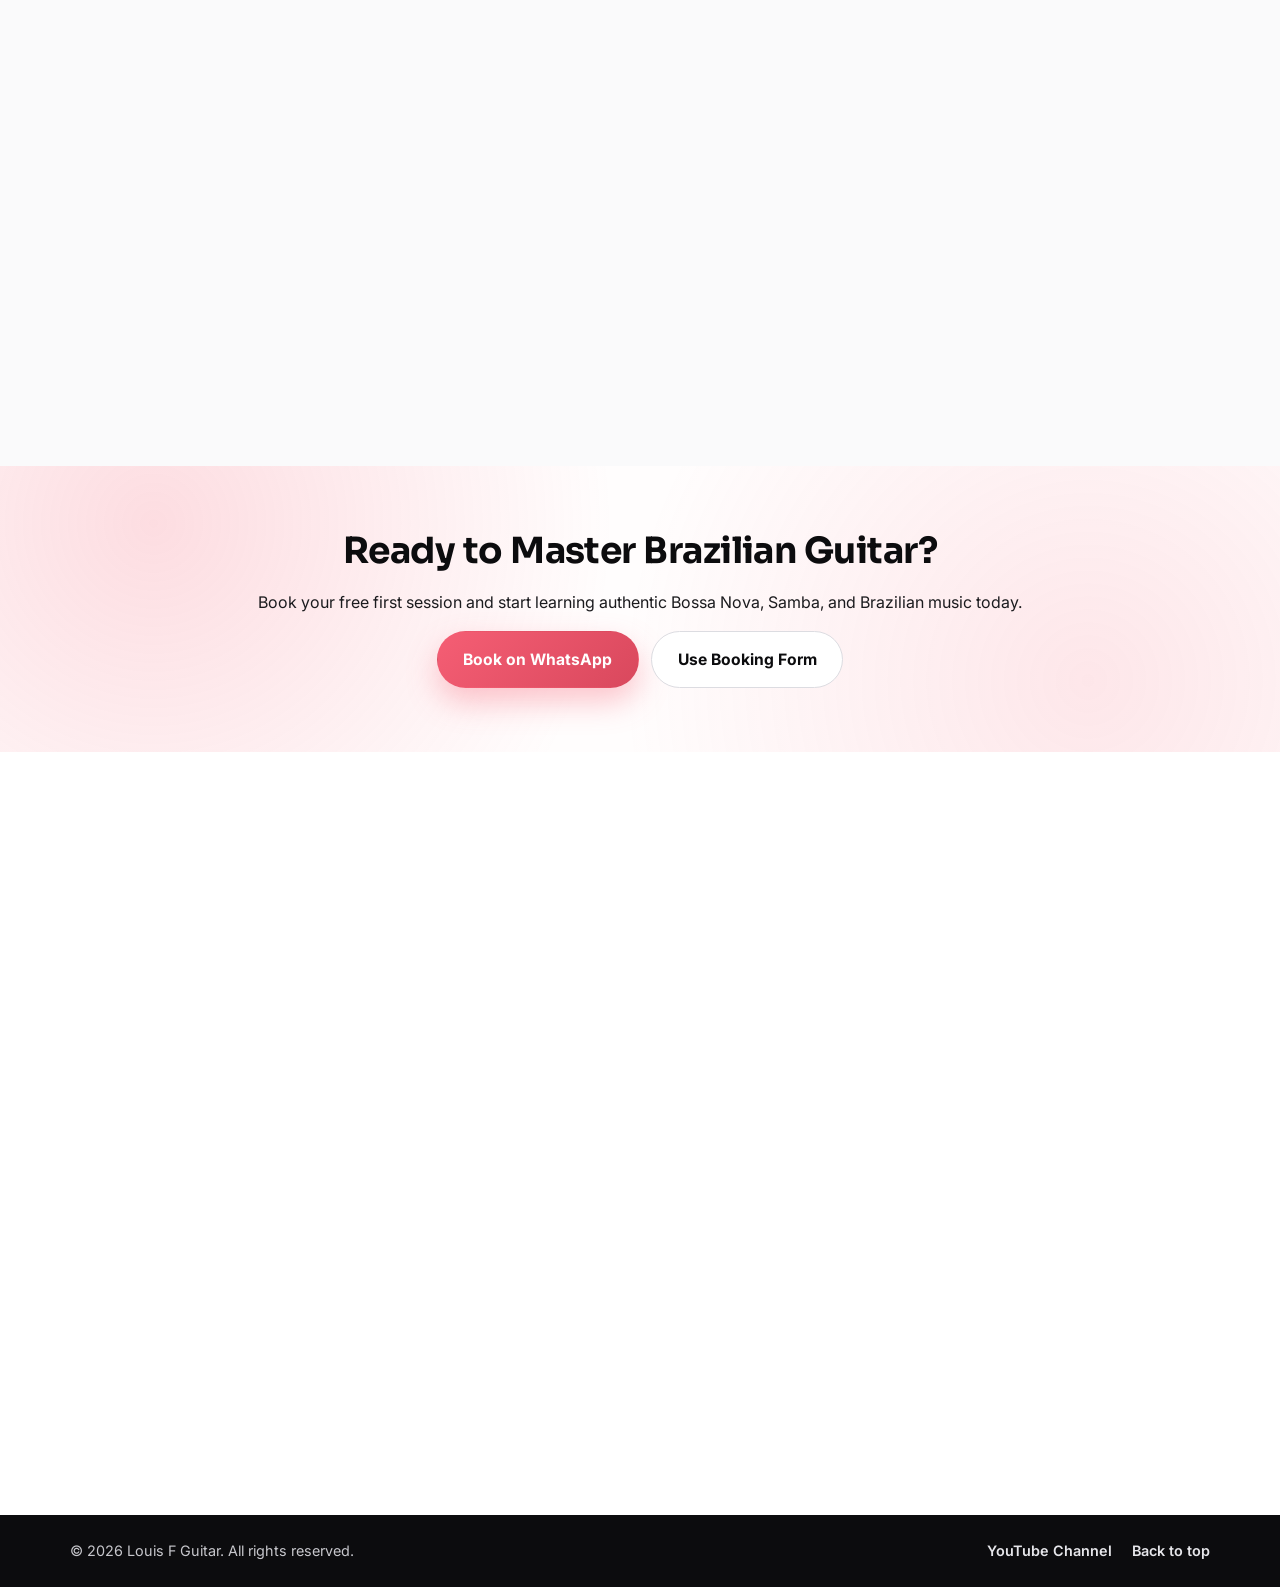
<file: brazilian-guitar/index.html>
<!doctype html>
<html lang="en">
<head>
  <meta charset="utf-8">
  <meta name="viewport" content="width=device-width, initial-scale=1">
  <title>Brazilian Guitar Lessons | Learn Bossa Nova, Samba & Modern Styles</title>
  <meta name="description" content="Master Brazilian guitar styles including Bossa Nova, Samba, and modern Brazilian music in private online lessons. Learn rhythm, groove, and authentic Brazilian techniques.">
  <meta name="robots" content="index, follow, max-image-preview:large">
  <meta name="author" content="Louis F Guitar">
  <meta name="theme-color" content="#f55e74">
  <link rel="canonical" href="https://devon-demand.com/louisf/brazilian-guitar/">
  <link rel="alternate" hreflang="en" href="https://devon-demand.com/louisf/brazilian-guitar/">
  <link rel="alternate" hreflang="x-default" href="https://devon-demand.com/louisf/brazilian-guitar/">

  <meta property="og:type" content="website">
  <meta property="og:locale" content="en_US">
  <meta property="og:title" content="Brazilian Guitar Lessons | Louis F Guitar">
  <meta property="og:description" content="Private online guitar lessons for Bossa Nova, Samba, and modern Brazilian music styles. Learn authentic groove and vocal-inspired techniques.">
  <meta property="og:url" content="https://devon-demand.com/louisf/brazilian-guitar/">
  <meta property="og:site_name" content="Louis F Guitar">
  <meta property="og:image" content="https://devon-demand.com/louisf/images/teacher-portrait.jpg">

  <meta name="twitter:card" content="summary_large_image">
  <meta name="twitter:title" content="Brazilian Guitar Lessons | Learn Authentic Groove & Rhythm">
  <meta name="twitter:description" content="Private online lessons teaching Bossa Nova, Samba, and Brazilian guitar techniques with authentic groove and feel.">
  <meta name="twitter:image" content="https://devon-demand.com/louisf/images/teacher-portrait.jpg">

  <link rel="preconnect" href="https://fonts.googleapis.com">
  <link rel="preconnect" href="https://fonts.gstatic.com" crossorigin>
  <link rel="dns-prefetch" href="//www.youtube-nocookie.com">
  <link rel="dns-prefetch" href="//img.youtube.com">
  <link rel="preload" as="style" href="https://fonts.googleapis.com/css2?family=Inter:wght@400;500;600;700&family=Sora:wght@600;700;800&display=swap">
  <link rel="stylesheet" href="https://fonts.googleapis.com/css2?family=Inter:wght@400;500;600;700&family=Sora:wght@600;700;800&display=swap" media="print" onload="this.media='all'">
  <noscript><link rel="stylesheet" href="https://fonts.googleapis.com/css2?family=Inter:wght@400;500;600;700&family=Sora:wght@600;700;800&display=swap"></noscript>
  <link rel="preload" href="../css/style.css" as="style">
  <link rel="stylesheet" href="../css/style.css">

  <script type="application/ld+json">
  {
    "@context": "https://schema.org",
    "@type": "EducationalOrganization",
    "@id": "https://devon-demand.com/louisf/brazilian-guitar/#organization",
    "name": "Louis F Guitar - Brazilian Guitar Lessons",
    "url": "https://devon-demand.com/louisf/brazilian-guitar/",
    "logo": "https://devon-demand.com/louisf/images/logo-louis-f.png",
    "image": "https://devon-demand.com/louisf/images/logo-louis-f.png",
    "description": "Private online guitar lessons specializing in Brazilian music styles including Bossa Nova, Samba, and modern Brazilian guitar techniques.",
    "priceRange": "$35-$220",
    "areaServed": "Worldwide",
    "founder": {
      "@type": "Person",
      "name": "Louis F"
    },
    "sameAs": [
      "https://wa.me/5511924538816",
      "https://www.youtube.com/@Louis.f",
      "https://www.google.com/maps/place/Louis+Aulas+de+Guitarra/@24.7745,-79.5417226,3z/data=!3m1!4b1!4m6!3m5!1s0xa43cd750dfb7f383:0x97e26d693b424f66!8m2!3d24.7745!4d-79.5417226!16s%2Fg%2F11kpcxmpv_"
    ],
    "aggregateRating": {
      "@type": "AggregateRating",
      "ratingValue": "5",
      "reviewCount": "7",
      "bestRating": "5",
      "worstRating": "1"
    }
  }
  </script>

  <script type="application/ld+json">
  {
    "@context": "https://schema.org",
    "@type": "Service",
    "name": "Brazilian Guitar Lessons",
    "provider": {
      "@type": "EducationalOrganization",
      "name": "Louis F Guitar"
    },
    "serviceType": "Private Online Guitar Lessons - Brazilian Styles",
    "areaServed": "Worldwide",
    "audience": {
      "@type": "Audience",
      "audienceType": "Guitar students interested in Brazilian music, Bossa Nova, Samba, and world music styles"
    },
    "hasOfferCatalog": {
      "@type": "OfferCatalog",
      "name": "Brazilian Guitar Lesson Packages",
      "itemListElement": [
        {
          "@type": "Offer",
          "name": "Single Class",
          "price": "35",
          "priceCurrency": "USD",
          "availability": "https://schema.org/InStock"
        },
        {
          "@type": "Offer",
          "name": "Monthly Plan",
          "price": "120",
          "priceCurrency": "USD",
          "availability": "https://schema.org/InStock"
        },
        {
          "@type": "Offer",
          "name": "Intensive Plan",
          "price": "220",
          "priceCurrency": "USD",
          "availability": "https://schema.org/InStock"
        }
      ]
    }
  }
  </script>

  <script type="application/ld+json">
  {
    "@context": "https://schema.org",
    "@type": "FAQPage",
    "mainEntity": [
      {
        "@type": "Question",
        "name": "Do I need to be fluent in Portuguese to learn Brazilian guitar?",
        "acceptedAnswer": {
          "@type": "Answer",
          "text": "No. While understanding Portuguese lyrics adds cultural depth, the guitar techniques, rhythms, and harmonic concepts are universal. Lessons are taught in English, and we focus on the music and feel rather than language."
        }
      },
      {
        "@type": "Question",
        "name": "Is Bossa Nova much harder than regular guitar?",
        "acceptedAnswer": {
          "@type": "Answer",
          "text": "Not at all. Bossa Nova requires discipline and rhythmic precision, but it is not technically harder than rock or jazz guitar. The difference is in approach: we focus on groove, swing feel, and authentic Brazilian phrasing. Beginners can learn simple Bossa Nova within weeks."
        }
      },
      {
        "@type": "Question",
        "name": "Can I learn Brazilian styles if I only know rock or pop guitar?",
        "acceptedAnswer": {
          "@type": "Answer",
          "text": "Yes. Brazilian guitar skills complement rock or pop playing beautifully. If you already play guitar comfortably, the transition to Brazilian styles is smooth. We build on your existing technique while introducing new rhythmic and harmonic approaches."
        }
      },
      {
        "@type": "Question",
        "name": "What if I want to combine Brazilian styles with other music I play?",
        "acceptedAnswer": {
          "@type": "Answer",
          "text": "Perfect. Brazilian techniques are versatile and blend well with many styles. Many students learn Brazilian groove to add flavor to rock, jazz, or pop playing. Lessons can focus on how to integrate Brazilian feel into your existing musical interests."
        }
      }
    ]
  }
  </script>

  <script type="application/ld+json">
  {
    "@context": "https://schema.org",
    "@type": "BreadcrumbList",
    "itemListElement": [
      {
        "@type": "ListItem",
        "position": 1,
        "name": "Home",
        "item": "https://devon-demand.com/louisf/"
      },
      {
        "@type": "ListItem",
        "position": 2,
        "name": "Brazilian Guitar",
        "item": "https://devon-demand.com/louisf/brazilian-guitar/"
      }
    ]
  }
  </script>
</head>
<body>
  <header class="site-header" id="top">
    <div class="container header-inner">
      <a class="logo" href="../index.html" aria-label="Louis F Guitar home">
        <img class="logo-mark" src="../images/logo-louis-f-64.png" srcset="../images/logo-louis-f-64.png 64w, ../images/logo-louis-f-112.png 112w, ../images/logo-louis-f.png 313w" sizes="(max-width: 760px) 44px, 56px" alt="Louis F Guitar logo" width="56" height="56" decoding="async" fetchpriority="high">
        <span class="logo-title">Louis F Guitar</span>
      </a>
      <nav aria-label="Primary navigation">
        <ul class="nav-list">
          <li><a href="#styles">Styles</a></li>
          <li><a href="#techniques">Techniques</a></li>
          <li><a href="#method">Method</a></li>
          <li><a href="#instructor">Louis</a></li>
          <li><a href="#pricing">Pricing</a></li>
          <li><a href="#faq">FAQ</a></li>
          <li><a href="#contact">Book Now</a></li>
        </ul>
      </nav>
    </div>
  </header>

  <main>
    <section class="hero" aria-labelledby="hero-title">
      <div class="container hero-grid">
        <div>
          <p class="eyebrow">Golden Niche Guitar Training</p>
          <h1 id="hero-title">Master <span class="accent">Brazilian Guitar</span> and Play Bossa Nova, Samba & Modern Styles</h1>
          <p class="lead">These private 1-on-1 online guitar lessons teach authentic Brazilian music styles—Bossa Nova, Samba, and contemporary Brazilian genres. Learn the rhythm, groove, and harmonic sophistication that make Brazilian guitar unique and captivating.</p>
          <div class="cta-row">
            <a class="btn btn-primary" href="https://wa.me/5511924538816?text=Hi%20Louis%2C%20I%20want%20to%20learn%20Brazilian%20guitar." rel="noopener" target="_blank">Book via WhatsApp</a>
          </div>
          <p class="free-lesson-note"><strong>Your first private lesson is free.</strong> Meet Louis, discuss your Brazilian guitar goals, and get a personalized roadmap with no obligation.</p>
        </div>
        <aside class="showreel-card" aria-labelledby="showreel-title">
          <p class="showreel-label">Watch Before You Book</p>
          <h2 id="showreel-title">See Louis Play Brazilian Music</h2>
          <p>Watch Louis perform Brazilian guitar styles, showcasing authentic groove, rhythm, and musicality in real performance settings.</p>
          <div class="showreel-video">
            <iframe src="https://www.youtube-nocookie.com/embed/cLXTjIH5ekA?rel=0" title="Louis F Guitar Brazilian guitar performance" allow="accelerometer; autoplay; clipboard-write; encrypted-media; gyroscope; picture-in-picture; web-share; fullscreen" referrerpolicy="strict-origin-when-cross-origin" allowfullscreen loading="lazy"></iframe>
          </div>
          <a class="showreel-link" href="https://www.youtube.com/watch?v=cLXTjIH5ekA" target="_blank" rel="noopener">Watch on YouTube</a>
        </aside>
      </div>
    </section>

    <section class="section" id="why-fail" aria-labelledby="why-fail-title">
      <div class="container">
        <h2 id="why-fail-title">Why Most Guitarists Miss Authentic Brazilian Groove</h2>
        <p>Brazilian music is often misunderstood by guitarists outside Brazil. Many learn Bossa Nova from tabs or YouTube tutorials and play the right notes but miss the essence—the subtle rhythmic swing, the harmonic voicing choices, and the vocal-inspired phrasing that give Brazilian music its unique feel.</p>
        <p>Without understanding the cultural and musical roots, guitarists end up playing technically accurate but lifeless Brazilian music. They nail the mechanics but miss the soul. Additionally, the rhythmic complexity and syncopation of authentic Brazilian styles confuse musicians trained only in straight rock or pop patterns.</p>
        <p>These private lessons solve this by teaching Brazilian guitar as a complete musical language—rhythm, harmony, feel, and cultural context all integrated. You will learn not just what to play, but why and how to play it authentically.</p>
      </div>
    </section>

    <section class="section section-alt" id="styles" aria-labelledby="styles-title">
      <div class="container">
        <h2 id="styles-title">Brazilian Styles You Will Master</h2>
        <div style="overflow-x: auto; margin-top: 1.5rem;">
          <table style="width: 100%; border-collapse: collapse; text-align: left;">
            <thead>
              <tr style="border-bottom: 2px solid var(--brand);">
                <th style="padding: 0.75rem; font-weight: 700; color: var(--black);">Style</th>
                <th style="padding: 0.75rem; font-weight: 700; color: var(--black);">What You Learn</th>
                <th style="padding: 0.75rem; font-weight: 700; color: var(--black);">Application</th>
              </tr>
            </thead>
            <tbody>
              <tr style="border-bottom: 1px solid var(--gray-300);">
                <td style="padding: 0.75rem;">Bossa Nova</td>
                <td style="padding: 0.75rem;">Authentic Bossa Nova rhythm, swing feel, syncopation, and chord voicings that define the style.</td>
                <td style="padding: 0.75rem;">Play classic and contemporary Bossa Nova with proper feel; comp and solo authentically.</td>
              </tr>
              <tr style="border-bottom: 1px solid var(--gray-300);">
                <td style="padding: 0.75rem;">Samba</td>
                <td style="padding: 0.75rem;">Samba rhythm patterns, percussion-inspired guitar accompaniment, and improvisational freedom.</td>
                <td style="padding: 0.75rem;">Bring energetic, percussive Samba feel to your playing; understand rhythmic layers.</td>
              </tr>
              <tr style="border-bottom: 1px solid var(--gray-300);">
                <td style="padding: 0.75rem;">Harmonic Sophistication</td>
                <td style="padding: 0.75rem;">Jazz-influenced chord extensions, reharmonization, and voice leading unique to Brazilian music.</td>
                <td style="padding: 0.75rem;">Create rich, sophisticated chord textures; add depth to simple melodies.</td>
              </tr>
              <tr style="border-bottom: 1px solid var(--gray-300);">
                <td style="padding: 0.75rem;">Rhythmic Freedom</td>
                <td style="padding: 0.75rem;">How to bend, slide, and anticipate notes with Brazilian swing; develop authentic feel and timing.</td>
                <td style="padding: 0.75rem;">Play with groove and natural swing; nail the subtle timing that defines Brazilian music.</td>
              </tr>
              <tr style="border-bottom: 1px solid var(--gray-300);">
                <td style="padding: 0.75rem;">Brazilian Repertoire</td>
                <td style="padding: 0.75rem;">Bossa Nova standards, Samba classics, and modern Brazilian music for diverse contexts.</td>
                <td style="padding: 0.75rem;">Build a setlist of recognizable, beautiful Brazilian songs; play in social and professional settings.</td>
              </tr>
              <tr>
                <td style="padding: 0.75rem;">Cultural Understanding</td>
                <td style="padding: 0.75rem;">Learn the history and cultural roots of Brazilian styles; understand why they sound the way they do.</td>
                <td style="padding: 0.75rem;">Play with respect and authenticity; connect musically with Brazilian culture and music community.</td>
              </tr>
            </tbody>
          </table>
        </div>
      </div>
    </section>

    <section class="section" id="techniques" aria-labelledby="techniques-title">
      <div class="container">
        <h2 id="techniques-title">Core Brazilian Guitar Techniques</h2>
        <p>Brazilian guitar has specific technique requirements that differ from rock or even jazz playing:</p>
        <ul style="margin: 1.5rem 0; padding-left: 2rem; line-height: 1.8;">
          <li><strong>Right-Hand Rhythm Control:</strong> Precise rhythmic subdivisions and syncopation that define Bossa Nova and Samba feels</li>
          <li><strong>Voice Leading & Reharmonization:</strong> How to comp (accompany) with sophisticated voicings while maintaining the underlying rhythm</li>
          <li><strong>Swing Feel & Anticipation:</strong> Playing slightly ahead or behind the beat to create authentic Brazilian groove</li>
          <li><strong>Harmonic Extensions:</strong> Using 7ths, 9ths, and extensions musically without losing the Brazilian aesthetic</li>
          <li><strong>Percussive Articulation:</strong> Using slaps, mutes, and tonal variations to add texture inspired by percussion instruments</li>
          <li><strong>Melodic Phrasing:</strong> Singing-inspired phrasing borrowed from Brazilian vocals; bending and sliding with musicality</li>
        </ul>
        <p>These techniques combine to create the unmistakable warmth and sophistication of authentic Brazilian guitar. Through structured coaching, they become natural and intuitive.</p>
      </div>
    </section>

    <section class="section section-alt" id="method" aria-labelledby="method-title">
      <div class="container">
        <h2 id="method-title">How Brazilian Guitar Coaching Works</h2>
        <ol class="steps" style="list-style: none; padding: 0; margin-top: 1.5rem;">
          <li style="margin-bottom: 1.5rem; padding-left: 3rem; position: relative;">
            <span style="position: absolute; left: 0; font-weight: 700; color: var(--brand); font-size: 1.5rem;">1.</span>
            <strong>Assessment & Goal Setting:</strong> We discuss your current level, your interest in Brazilian styles (Bossa Nova, Samba, modern), and your musical goals. Understanding your context helps us prioritize the right techniques and repertoire.
          </li>
          <li style="margin-bottom: 1.5rem; padding-left: 3rem; position: relative;">
            <span style="position: absolute; left: 0; font-weight: 700; color: var(--brand); font-size: 1.5rem;">2.</span>
            <strong>Personalized Learning Path:</strong> You receive a structured roadmap covering rhythm foundations, essential voicings, and your target Brazilian styles. Early weeks build core groove and feel; later weeks add sophistication and repertoire.
          </li>
          <li style="margin-bottom: 1.5rem; padding-left: 3rem; position: relative;">
            <span style="position: absolute; left: 0; font-weight: 700; color: var(--brand); font-size: 1.5rem;">3.</span>
            <strong>Live Coaching with Backing Tracks:</strong> Private online sessions include playing together, working on timing and feel, and practicing over authentic Brazilian backing tracks. You hear the music in real context and develop groove through live playing.
          </li>
          <li style="padding-left: 3rem; position: relative;">
            <span style="position: absolute; left: 0; font-weight: 700; color: var(--brand); font-size: 1.5rem;">4.</span>
            <strong>Repertoire & Recording Resources:</strong> After each lesson, you receive chord charts, recordings of target songs, backing tracks, and practice guides so you internalize the material between sessions.
          </li>
        </ol>
      </div>
    </section>

    <section class="section" id="instructor" aria-labelledby="instructor-title">
      <div class="container">
        <h2 id="instructor-title">Learn from a Brazilian-Music-Specialized Instructor</h2>
        <p>Louis has deep expertise in Brazilian guitar and music culture. With over a decade of experience studying and performing Brazilian styles, he understands both the technical and cultural foundations of authentic Brazilian guitar.</p>
        <p>His teaching approach bridges technical skill development with cultural appreciation. He makes complex rhythmic and harmonic concepts accessible without oversimplifying them. Whether you are a complete beginner or an experienced player looking to add Brazilian sophistication to your playing, Louis tailors lessons to your level and goals.</p>
        <p>See examples of Brazilian performance and teaching on <a href="https://www.youtube.com/@Louis.f" target="_blank" rel="noopener">Louis's YouTube channel</a>, and check real 5-star reviews from students worldwide who have learned Brazilian guitar successfully.</p>
      </div>
    </section>

    <section class="section" id="pricing" aria-labelledby="pricing-title">
      <div class="container">
        <h2 id="pricing-title">Choose Your Lesson Package</h2>
        <div class="pricing-grid">
          <article class="price-card">
            <h3>Single Class</h3>
            <p class="price">$35</p>
            <p>One private 50-60 minute session to experience Brazilian guitar coaching and explore the style.</p>
          </article>
          <article class="price-card featured">
            <p class="tag">Most Popular</p>
            <h3>Monthly Plan</h3>
            <p class="price">$120</p>
            <p>4 sessions per month with consistent progression through Brazilian styles and techniques.</p>
          </article>
          <article class="price-card">
            <h3>Intensive Plan</h3>
            <p class="price">$220</p>
            <p>8 sessions per month for rapid skill development and deep mastery of Brazilian guitar.</p>
          </article>
        </div>
      </div>
    </section>

      <section class="section" id="testimonials" aria-labelledby="testimonials-title">
        <div class="container">
          <h2 id="testimonials-title">Student Results</h2>
          <p class="review-intro">These are real 5-star Google Reviews from students. You can verify them directly on Google. You can also check the YouTube channel for lessons and playing samples.</p>
          <p><a class="google-review-link" href="https://www.google.com/maps/place/Louis+Aulas+de+Guitarra/@24.7745,-79.5417226,3z/data=!3m1!4b1!4m6!3m5!1s0xa43cd750dfb7f383:0x97e26d693b424f66!8m2!3d24.7745!4d-79.5417226!16s%2Fg%2F11kpcxmpv_?hl=pt-BR&amp;entry=ttu&amp;g_ep=EgoyMDI2MDgyNi4wIKXMDSoASAFQAw%3D%3D" target="_blank" rel="noopener">See All Reviews on Google</a></p>
          <div class="cards">
            <article class="card testimonial">
              <p class="review-source">Google Review</p>
              <p>"Very patient and knowledgeable teacher. He taught at a pace that suited me. I learned new skills while playing songs I love. He is a brilliant musician and teacher."</p>
              <p class="person" data-initials="AO">Alys Owen - 5 stars</p>
            </article>
            <article class="card testimonial">
              <p class="review-source">Google Review</p>
              <p>"Although I did not have lessons for very long, Louis was an amazing teacher and guitarist, and very friendly too."</p>
              <p class="person" data-initials="EW">Em W - 5 stars</p>
            </article>
            <article class="card testimonial">
              <p class="review-source">Google Review</p>
              <p>"I have played guitar for a long time, but I was looking to build more confidence on the instrument. The classes helped me become more secure and expressive while playing."</p>
              <p class="person" data-initials="EB">Eduardo Bizarrias - 5 stars</p>
            </article>
            <article class="card testimonial">
              <p class="review-source">Google Review</p>
              <p>"His versatility as a multi-instrumentalist, composer, and singer makes him stand out as a unique talent. The classes are rich, practical, and inspiring."</p>
              <p class="person" data-initials="RG">Rafael Gomes - 5 stars</p>
            </article>
            <article class="card testimonial">
              <p class="review-source">Google Review</p>
              <p>"I had a great experience with the guitar course taught by Professor Louis Fernando. He is an excellent teacher, very clear, and truly supportive throughout the process."</p>
              <p class="person" data-initials="RS">Renan Solemar - 5 stars</p>
            </article>
            <article class="card testimonial">
              <p class="review-source">Google Review</p>
              <p>"Simply fantastic. Excellent professional and outstanding musician. I recommend him to everyone who wants to become a better guitarist."</p>
              <p class="person" data-initials="WA">William Andrey - 5 stars</p>
            </article>
            <article class="card testimonial">
              <p class="review-source">Google Review</p>
              <p>"The classes are really good. I learned many important things that every good guitarist needs to know."</p>
              <p class="person" data-initials="JP">Joao Pedro - 5 stars</p>
            </article>
          </div>
        </div>
      </section>

    <section class="section section-alt" id="faq" aria-labelledby="faq-title">
      <div class="container">
        <h2 id="faq-title">Frequently Asked Questions</h2>
        <div class="faq-list">
          <details>
            <summary>Do I need to be fluent in Portuguese to learn Brazilian guitar?</summary>
            <p>No. While understanding Portuguese lyrics adds cultural depth, the guitar techniques, rhythms, and harmonic concepts are universal. Lessons are taught in English, and we focus on the music and feel rather than language.</p>
          </details>
          <details>
            <summary>Is Bossa Nova much harder than regular guitar?</summary>
            <p>Not at all. Bossa Nova requires discipline and rhythmic precision, but it is not technically harder than rock or jazz guitar. The difference is in approach: we focus on groove, swing feel, and authentic Brazilian phrasing. Beginners can learn simple Bossa Nova within weeks.</p>
          </details>
          <details>
            <summary>Can I learn Brazilian styles if I only know rock or pop guitar?</summary>
            <p>Yes. Brazilian guitar skills complement rock or pop playing beautifully. If you already play guitar comfortably, the transition to Brazilian styles is smooth. We build on your existing technique while introducing new rhythmic and harmonic approaches.</p>
          </details>
          <details>
            <summary>What if I want to combine Brazilian styles with other music I play?</summary>
            <p>Perfect. Brazilian techniques are versatile and blend well with many styles. Many students learn Brazilian groove to add flavor to rock, jazz, or pop playing. Lessons can focus on how to integrate Brazilian feel into your existing musical interests.</p>
          </details>
        </div>
      </div>
    </section>

    <section class="section final-cta" aria-labelledby="final-cta-title">
      <div class="container">
        <h2 id="final-cta-title">Ready to Master Brazilian Guitar?</h2>
        <p>Book your free first session and start learning authentic Bossa Nova, Samba, and Brazilian music today.</p>
        <div class="cta-row center">
          <a class="btn btn-primary" href="https://wa.me/5511924538816?text=Hi%20Louis%2C%20I%20want%20to%20book%20Brazilian%20guitar%20lessons%20and%20learn%20Bossa%20Nova." rel="noopener" target="_blank">Book on WhatsApp</a>
          <a class="btn btn-secondary" href="#contact">Use Booking Form</a>
        </div>
      </div>
    </section>

    <section class="section" id="contact" aria-labelledby="contact-title">
      <div class="container">
        <h2 id="contact-title">Send Your Booking Request</h2>
        <p>Fill out the form below and receive a reply with available times for your first free Brazilian guitar lesson.</p>

        <form class="contact-form" action="https://formspree.io/f/xeaqgjdv" method="post">
          <div class="field-grid">
            <div>
              <label for="name">Full Name</label>
              <input id="name" name="name" type="text" required autocomplete="name">
            </div>
            <div>
              <label for="email">Email</label>
              <input id="email" name="email" type="email" required autocomplete="email">
            </div>
          </div>

          <div class="field-grid">
            <div>
              <label for="goal">Which Brazilian styles interest you most?</label>
              <input id="goal" name="goal" type="text" placeholder="Example: Bossa Nova, Samba, both, or modern Brazilian" required>
            </div>
            <div>
              <label for="level">Current Guitar Level</label>
              <select id="level" name="level" required>
                <option value="" selected disabled>Select your level</option>
                <option value="beginner">Beginner</option>
                <option value="beginner-intermediate">Beginner-Intermediate</option>
                <option value="intermediate">Intermediate</option>
                <option value="advanced">Advanced</option>
              </select>
            </div>
          </div>

          <div>
            <label for="message">Message</label>
            <textarea id="message" name="message" rows="5" placeholder="Tell me your availability, your musical background, and any Brazilian guitar goals or questions." required></textarea>
          </div>

          <input type="hidden" name="_subject" value="Brazilian Guitar - New Lesson Booking">
          <p class="consent">By submitting, you agree to be contacted about your lesson request.</p>

          <div class="cta-row">
            <button class="btn btn-primary" type="submit">Send Booking Request</button>
            <a class="btn btn-secondary" href="https://wa.me/5511924538816?text=Hi%20Louis%2C%20I%20just%20sent%20the%20booking%20form." rel="noopener" target="_blank">Also Message on WhatsApp</a>
          </div>
        </form>
      </div>
    </section>
  </main>

  <footer class="site-footer">
    <div class="container footer-inner">
      <p>&copy; 2026 Louis F Guitar. All rights reserved.</p>
      <div class="footer-links">
        <a href="https://www.youtube.com/@Louis.f" target="_blank" rel="noopener">YouTube Channel</a>
        <a href="#top">Back to top</a>
      </div>
    </div>
  </footer>
</body>
</html>
</file>
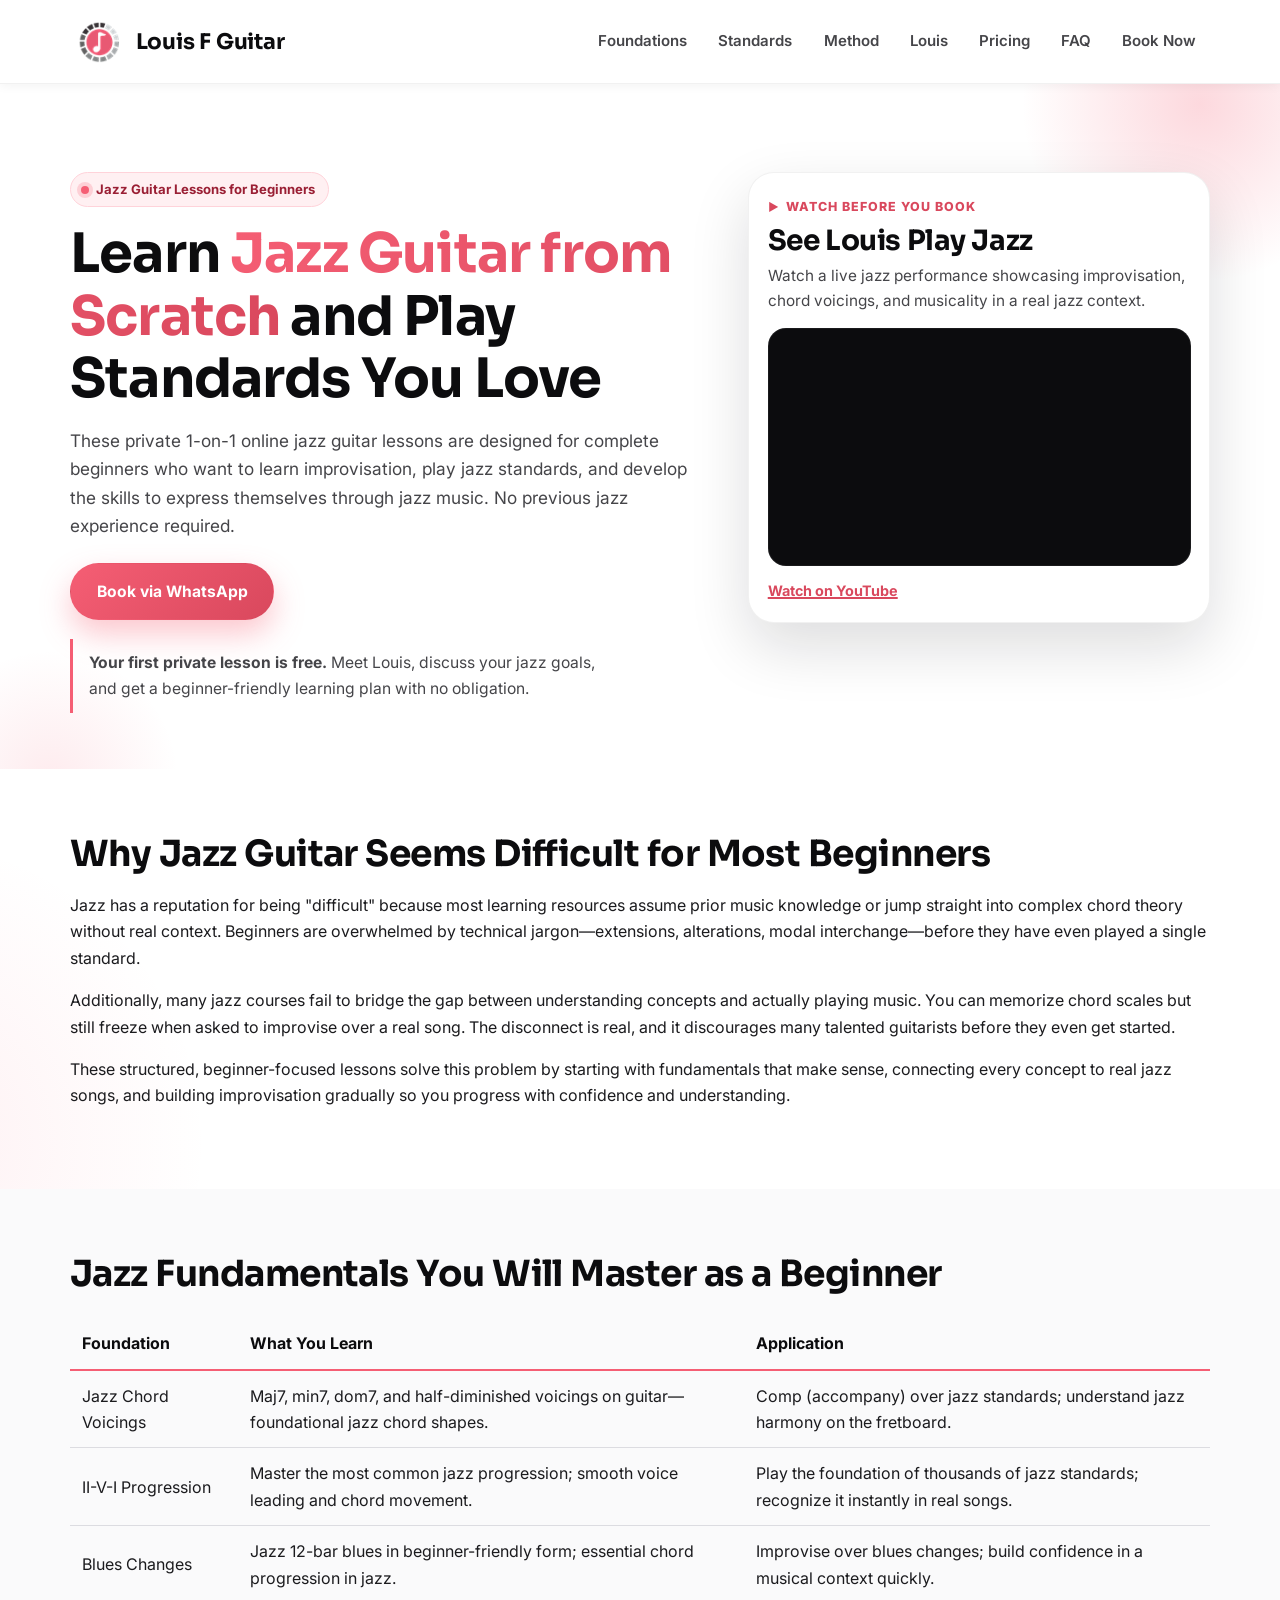
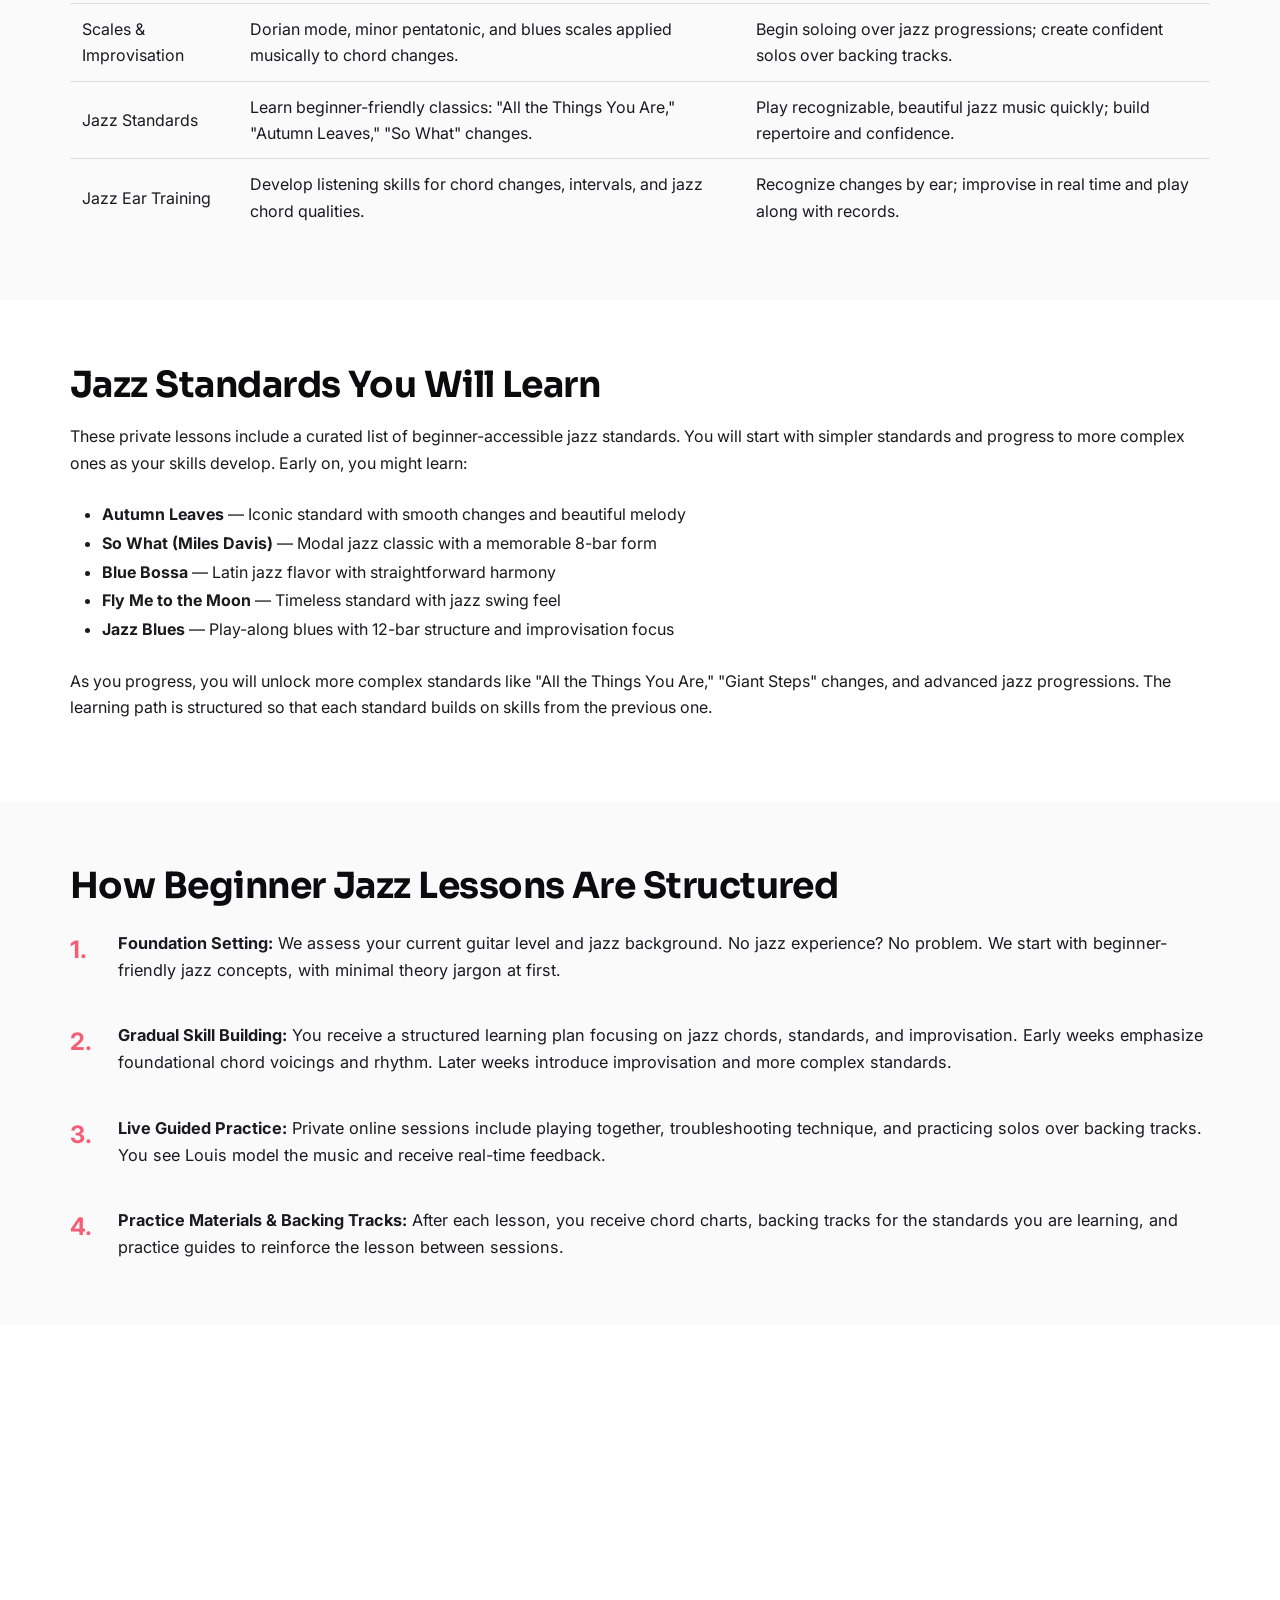
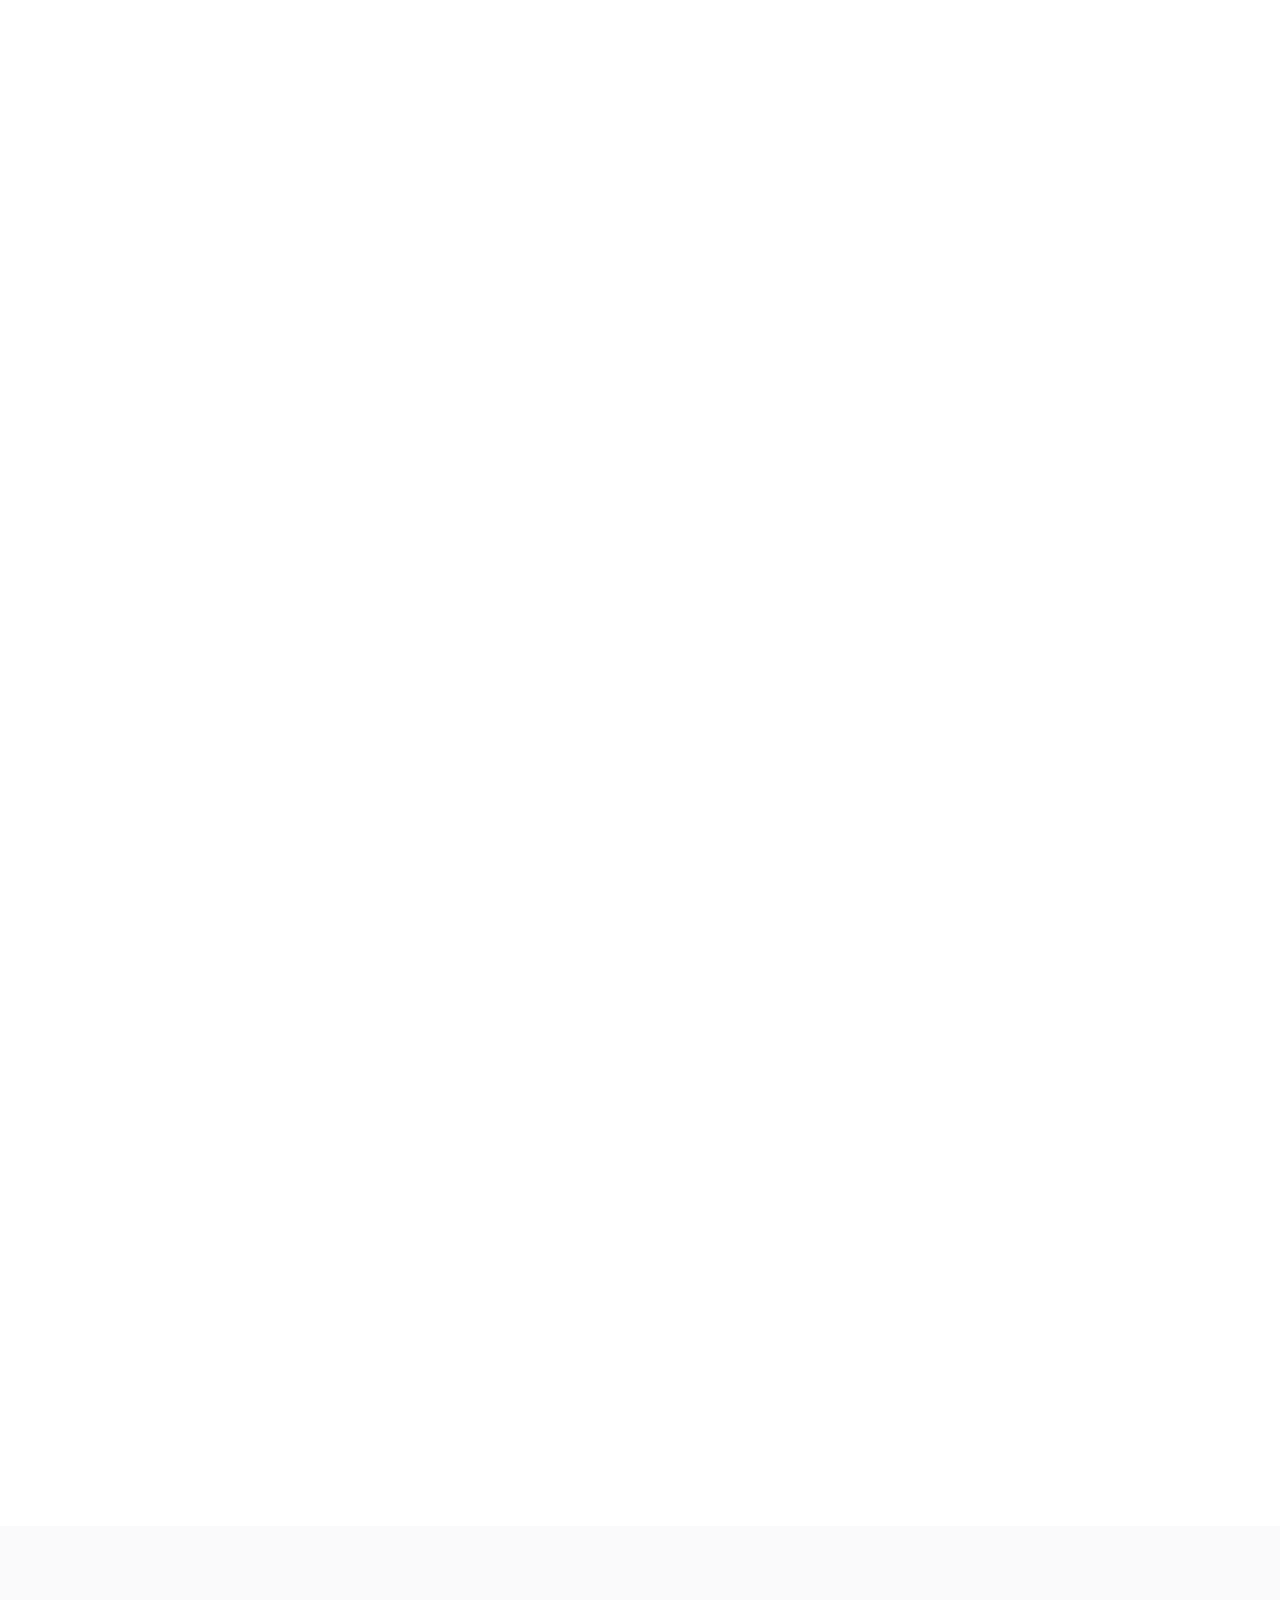
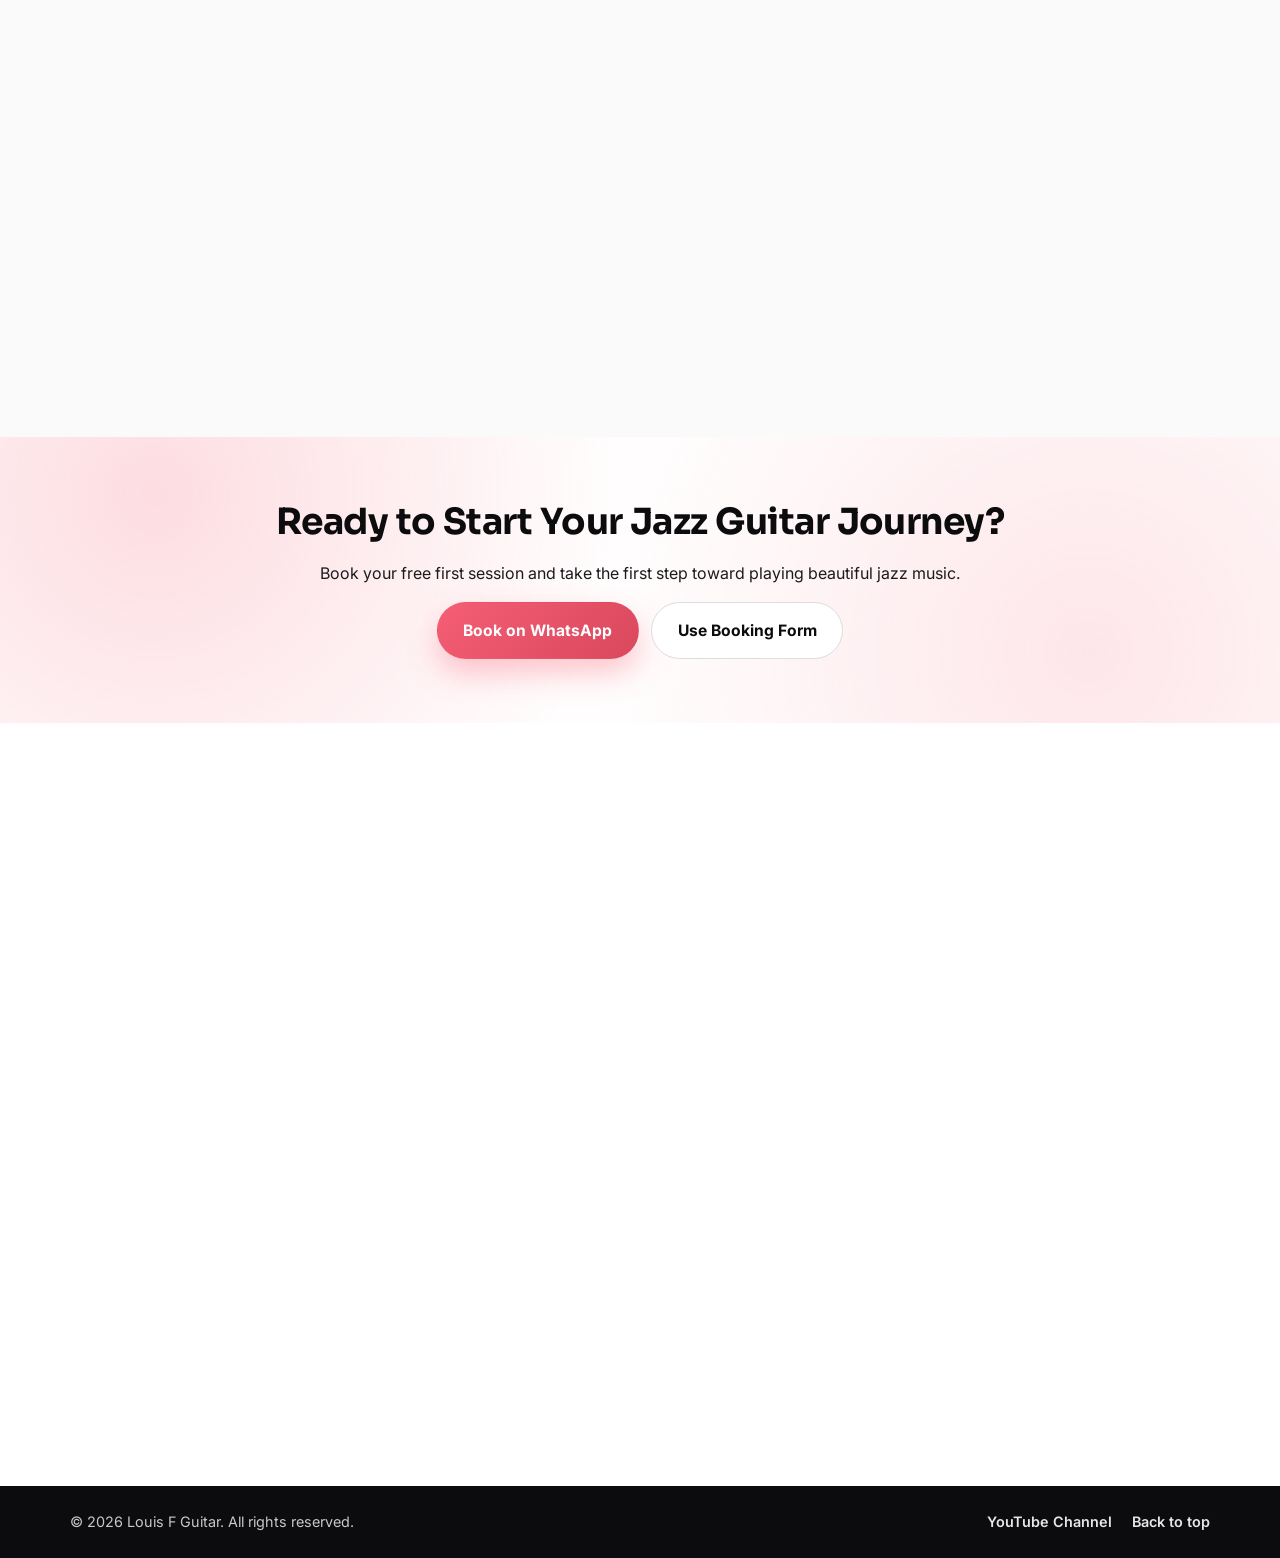
<file: jazz-guitar/index.html>
<!doctype html>
<html lang="en">
<head>
  <meta charset="utf-8">
  <meta name="viewport" content="width=device-width, initial-scale=1">
  <title>Jazz Guitar for Beginners | Learn Improvisation & Play Standards</title>
  <meta name="description" content="Learn jazz guitar improvisation from scratch. Master jazz chords, blues changes, standards, and soloing techniques in beginner-friendly private online lessons.">
  <meta name="robots" content="index, follow, max-image-preview:large">
  <meta name="author" content="Louis F Guitar">
  <meta name="theme-color" content="#f55e74">
  <link rel="canonical" href="https://devon-demand.com/louisf/jazz-guitar/">
  <link rel="alternate" hreflang="en" href="https://devon-demand.com/louisf/jazz-guitar/">
  <link rel="alternate" hreflang="x-default" href="https://devon-demand.com/louisf/jazz-guitar/">

  <meta property="og:type" content="website">
  <meta property="og:locale" content="en_US">
  <meta property="og:title" content="Jazz Guitar for Beginners | Louis F Guitar">
  <meta property="og:description" content="Private online jazz guitar lessons for beginners. Learn improvisation, jazz chords, blues changes, and play your favorite standards.">
  <meta property="og:url" content="https://devon-demand.com/louisf/jazz-guitar/">
  <meta property="og:site_name" content="Louis F Guitar">
  <meta property="og:image" content="https://devon-demand.com/louisf/images/teacher-portrait.jpg">

  <meta name="twitter:card" content="summary_large_image">
  <meta name="twitter:title" content="Jazz Guitar for Beginners | Louis F Guitar">
  <meta name="twitter:description" content="Learn jazz guitar improvisation, standards, and soloing from scratch in private online lessons.">
  <meta name="twitter:image" content="https://devon-demand.com/louisf/images/teacher-portrait.jpg">

  <link rel="preconnect" href="https://fonts.googleapis.com">
  <link rel="preconnect" href="https://fonts.gstatic.com" crossorigin>
  <link rel="dns-prefetch" href="//www.youtube-nocookie.com">
  <link rel="dns-prefetch" href="//img.youtube.com">
  <link rel="preload" as="style" href="https://fonts.googleapis.com/css2?family=Inter:wght@400;500;600;700&family=Sora:wght@600;700;800&display=swap">
  <link rel="stylesheet" href="https://fonts.googleapis.com/css2?family=Inter:wght@400;500;600;700&family=Sora:wght@600;700;800&display=swap" media="print" onload="this.media='all'">
  <noscript><link rel="stylesheet" href="https://fonts.googleapis.com/css2?family=Inter:wght@400;500;600;700&family=Sora:wght@600;700;800&display=swap"></noscript>
  <link rel="preload" href="../css/style.css" as="style">
  <link rel="stylesheet" href="../css/style.css">

  <script type="application/ld+json">
  {
    "@context": "https://schema.org",
    "@type": "EducationalOrganization",
    "@id": "https://devon-demand.com/louisf/jazz-guitar/#organization",
    "name": "Louis F Guitar - Jazz Guitar for Beginners",
    "url": "https://devon-demand.com/louisf/jazz-guitar/",
    "logo": "https://devon-demand.com/louisf/images/logo-louis-f.png",
    "image": "https://devon-demand.com/louisf/images/logo-louis-f.png",
    "description": "Private online jazz guitar lessons for beginners learning improvisation, standards, and jazz soloing techniques.",
    "priceRange": "$35-$220",
    "areaServed": "Worldwide",
    "founder": {
      "@type": "Person",
      "name": "Louis F"
    },
    "sameAs": [
      "https://wa.me/5511924538816",
      "https://www.youtube.com/@Louis.f",
      "https://www.google.com/maps/place/Louis+Aulas+de+Guitarra/@24.7745,-79.5417226,3z/data=!3m1!4b1!4m6!3m5!1s0xa43cd750dfb7f383:0x97e26d693b424f66!8m2!3d24.7745!4d-79.5417226!16s%2Fg%2F11kpcxmpv_"
    ],
    "aggregateRating": {
      "@type": "AggregateRating",
      "ratingValue": "5",
      "reviewCount": "7",
      "bestRating": "5",
      "worstRating": "1"
    }
  }
  </script>

  <script type="application/ld+json">
  {
    "@context": "https://schema.org",
    "@type": "Service",
    "name": "Jazz Guitar Lessons for Beginners",
    "provider": {
      "@type": "EducationalOrganization",
      "name": "Louis F Guitar"
    },
    "serviceType": "Private Online Jazz Guitar Lessons",
    "areaServed": "Worldwide",
    "audience": {
      "@type": "Audience",
      "audienceType": "Jazz guitar beginners, aspiring jazz improvisation students"
    },
    "hasOfferCatalog": {
      "@type": "OfferCatalog",
      "name": "Jazz Guitar Lesson Packages",
      "itemListElement": [
        {
          "@type": "Offer",
          "name": "Single Class",
          "price": "35",
          "priceCurrency": "USD",
          "availability": "https://schema.org/InStock"
        },
        {
          "@type": "Offer",
          "name": "Monthly Plan",
          "price": "120",
          "priceCurrency": "USD",
          "availability": "https://schema.org/InStock"
        },
        {
          "@type": "Offer",
          "name": "Intensive Plan",
          "price": "220",
          "priceCurrency": "USD",
          "availability": "https://schema.org/InStock"
        }
      ]
    }
  }
  </script>

  <script type="application/ld+json">
  {
    "@context": "https://schema.org",
    "@type": "FAQPage",
    "mainEntity": [
      {
        "@type": "Question",
        "name": "Is jazz guitar too complex to learn as a beginner?",
        "acceptedAnswer": {
          "@type": "Answer",
          "text": "No. Many people think jazz requires advanced skills, but the fundamentals are learnable and logical. We start with beginner-friendly concepts: basic jazz chords, simple blues changes, and easy jazz standards. You will play recognizable jazz music quickly, which builds motivation and confidence."
        }
      },
      {
        "@type": "Question",
        "name": "Do I need music theory knowledge to start jazz?",
        "acceptedAnswer": {
          "@type": "Answer",
          "text": "Not at the beginner level. We introduce theory concepts as needed, always connecting them to real music. You will learn chord-scale relationships, voice leading, and harmonic thinking through playing actual jazz songs, not abstract drills."
        }
      },
      {
        "@type": "Question",
        "name": "How quickly can I learn to play jazz standards?",
        "acceptedAnswer": {
          "@type": "Answer",
          "text": "Many beginners play their first jazz standard within 2-3 weeks. Simple standards with easier chord changes and melodies are approachable quickly. More complex standards typically take 6-8 weeks as your chord familiarity and improvisation skills develop."
        }
      },
      {
        "@type": "Question",
        "name": "What if I have no improvisation experience?",
        "acceptedAnswer": {
          "@type": "Answer",
          "text": "Perfect—this course is designed for you. We take you from zero improvisation experience to creating confident solos over jazz progressions. Starting with simple patterns and ear training, you will build improvisation skills step by step in a way that makes sense."
        }
      }
    ]
  }
  </script>

  <script type="application/ld+json">
  {
    "@context": "https://schema.org",
    "@type": "BreadcrumbList",
    "itemListElement": [
      {
        "@type": "ListItem",
        "position": 1,
        "name": "Home",
        "item": "https://devon-demand.com/louisf/"
      },
      {
        "@type": "ListItem",
        "position": 2,
        "name": "Jazz Guitar for Beginners",
        "item": "https://devon-demand.com/louisf/jazz-guitar/"
      }
    ]
  }
  </script>
</head>
<body>
  <header class="site-header" id="top">
    <div class="container header-inner">
      <a class="logo" href="../index.html" aria-label="Louis F Guitar home">
        <img class="logo-mark" src="../images/logo-louis-f-64.png" srcset="../images/logo-louis-f-64.png 64w, ../images/logo-louis-f-112.png 112w, ../images/logo-louis-f.png 313w" sizes="(max-width: 760px) 44px, 56px" alt="Louis F Guitar logo" width="56" height="56" decoding="async" fetchpriority="high">
        <span class="logo-title">Louis F Guitar</span>
      </a>
      <nav aria-label="Primary navigation">
        <ul class="nav-list">
          <li><a href="#foundations">Foundations</a></li>
          <li><a href="#standards">Standards</a></li>
          <li><a href="#method">Method</a></li>
          <li><a href="#instructor">Louis</a></li>
          <li><a href="#pricing">Pricing</a></li>
          <li><a href="#faq">FAQ</a></li>
          <li><a href="#contact">Book Now</a></li>
        </ul>
      </nav>
    </div>
  </header>

  <main>
    <section class="hero" aria-labelledby="hero-title">
      <div class="container hero-grid">
        <div>
          <p class="eyebrow">Jazz Guitar Lessons for Beginners</p>
          <h1 id="hero-title">Learn <span class="accent">Jazz Guitar from Scratch</span> and Play Standards You Love</h1>
          <p class="lead">These private 1-on-1 online jazz guitar lessons are designed for complete beginners who want to learn improvisation, play jazz standards, and develop the skills to express themselves through jazz music. No previous jazz experience required.</p>
          <div class="cta-row">
            <a class="btn btn-primary" href="https://wa.me/5511924538816?text=Hi%20Louis%2C%20I%20want%20to%20learn%20jazz%20guitar%20as%20a%20beginner." rel="noopener" target="_blank">Book via WhatsApp</a>
          </div>
          <p class="free-lesson-note"><strong>Your first private lesson is free.</strong> Meet Louis, discuss your jazz goals, and get a beginner-friendly learning plan with no obligation.</p>
        </div>
        <aside class="showreel-card" aria-labelledby="showreel-title">
          <p class="showreel-label">Watch Before You Book</p>
          <h2 id="showreel-title">See Louis Play Jazz</h2>
          <p>Watch a live jazz performance showcasing improvisation, chord voicings, and musicality in a real jazz context.</p>
          <div class="showreel-video">
            <iframe src="https://www.youtube-nocookie.com/embed/cLXTjIH5ekA?rel=0" title="Louis F Guitar jazz performance" allow="accelerometer; autoplay; clipboard-write; encrypted-media; gyroscope; picture-in-picture; web-share; fullscreen" referrerpolicy="strict-origin-when-cross-origin" allowfullscreen loading="lazy"></iframe>
          </div>
          <a class="showreel-link" href="https://www.youtube.com/watch?v=cLXTjIH5ekA" target="_blank" rel="noopener">Watch on YouTube</a>
        </aside>
      </div>
    </section>

    <section class="section" id="why-fail" aria-labelledby="why-fail-title">
      <div class="container">
        <h2 id="why-fail-title">Why Jazz Guitar Seems Difficult for Most Beginners</h2>
        <p>Jazz has a reputation for being "difficult" because most learning resources assume prior music knowledge or jump straight into complex chord theory without real context. Beginners are overwhelmed by technical jargon—extensions, alterations, modal interchange—before they have even played a single standard.</p>
        <p>Additionally, many jazz courses fail to bridge the gap between understanding concepts and actually playing music. You can memorize chord scales but still freeze when asked to improvise over a real song. The disconnect is real, and it discourages many talented guitarists before they even get started.</p>
        <p>These structured, beginner-focused lessons solve this problem by starting with fundamentals that make sense, connecting every concept to real jazz songs, and building improvisation gradually so you progress with confidence and understanding.</p>
      </div>
    </section>

    <section class="section section-alt" id="foundations" aria-labelledby="foundations-title">
      <div class="container">
        <h2 id="foundations-title">Jazz Fundamentals You Will Master as a Beginner</h2>
        <div style="overflow-x: auto; margin-top: 1.5rem;">
          <table style="width: 100%; border-collapse: collapse; text-align: left;">
            <thead>
              <tr style="border-bottom: 2px solid var(--brand);">
                <th style="padding: 0.75rem; font-weight: 700; color: var(--black);">Foundation</th>
                <th style="padding: 0.75rem; font-weight: 700; color: var(--black);">What You Learn</th>
                <th style="padding: 0.75rem; font-weight: 700; color: var(--black);">Application</th>
              </tr>
            </thead>
            <tbody>
              <tr style="border-bottom: 1px solid var(--gray-300);">
                <td style="padding: 0.75rem;">Jazz Chord Voicings</td>
                <td style="padding: 0.75rem;">Maj7, min7, dom7, and half-diminished voicings on guitar—foundational jazz chord shapes.</td>
                <td style="padding: 0.75rem;">Comp (accompany) over jazz standards; understand jazz harmony on the fretboard.</td>
              </tr>
              <tr style="border-bottom: 1px solid var(--gray-300);">
                <td style="padding: 0.75rem;">II-V-I Progression</td>
                <td style="padding: 0.75rem;">Master the most common jazz progression; smooth voice leading and chord movement.</td>
                <td style="padding: 0.75rem;">Play the foundation of thousands of jazz standards; recognize it instantly in real songs.</td>
              </tr>
              <tr style="border-bottom: 1px solid var(--gray-300);">
                <td style="padding: 0.75rem;">Blues Changes</td>
                <td style="padding: 0.75rem;">Jazz 12-bar blues in beginner-friendly form; essential chord progression in jazz.</td>
                <td style="padding: 0.75rem;">Improvise over blues changes; build confidence in a musical context quickly.</td>
              </tr>
              <tr style="border-bottom: 1px solid var(--gray-300);">
                <td style="padding: 0.75rem;">Scales & Improvisation</td>
                <td style="padding: 0.75rem;">Dorian mode, minor pentatonic, and blues scales applied musically to chord changes.</td>
                <td style="padding: 0.75rem;">Begin soloing over jazz progressions; create confident solos over backing tracks.</td>
              </tr>
              <tr style="border-bottom: 1px solid var(--gray-300);">
                <td style="padding: 0.75rem;">Jazz Standards</td>
                <td style="padding: 0.75rem;">Learn beginner-friendly classics: "All the Things You Are," "Autumn Leaves," "So What" changes.</td>
                <td style="padding: 0.75rem;">Play recognizable, beautiful jazz music quickly; build repertoire and confidence.</td>
              </tr>
              <tr>
                <td style="padding: 0.75rem;">Jazz Ear Training</td>
                <td style="padding: 0.75rem;">Develop listening skills for chord changes, intervals, and jazz chord qualities.</td>
                <td style="padding: 0.75rem;">Recognize changes by ear; improvise in real time and play along with records.</td>
              </tr>
            </tbody>
          </table>
        </div>
      </div>
    </section>

    <section class="section" id="standards" aria-labelledby="standards-title">
      <div class="container">
        <h2 id="standards-title">Jazz Standards You Will Learn</h2>
        <p>These private lessons include a curated list of beginner-accessible jazz standards. You will start with simpler standards and progress to more complex ones as your skills develop. Early on, you might learn:</p>
        <ul style="margin: 1.5rem 0; padding-left: 2rem; line-height: 1.8;">
          <li><strong>Autumn Leaves</strong> — Iconic standard with smooth changes and beautiful melody</li>
          <li><strong>So What (Miles Davis)</strong> — Modal jazz classic with a memorable 8-bar form</li>
          <li><strong>Blue Bossa</strong> — Latin jazz flavor with straightforward harmony</li>
          <li><strong>Fly Me to the Moon</strong> — Timeless standard with jazz swing feel</li>
          <li><strong>Jazz Blues</strong> — Play-along blues with 12-bar structure and improvisation focus</li>
        </ul>
        <p>As you progress, you will unlock more complex standards like "All the Things You Are," "Giant Steps" changes, and advanced jazz progressions. The learning path is structured so that each standard builds on skills from the previous one.</p>
      </div>
    </section>

    <section class="section section-alt" id="method" aria-labelledby="method-title">
      <div class="container">
        <h2 id="method-title">How Beginner Jazz Lessons Are Structured</h2>
        <ol class="steps" style="list-style: none; padding: 0; margin-top: 1.5rem;">
          <li style="margin-bottom: 1.5rem; padding-left: 3rem; position: relative;">
            <span style="position: absolute; left: 0; font-weight: 700; color: var(--brand); font-size: 1.5rem;">1.</span>
            <strong>Foundation Setting:</strong> We assess your current guitar level and jazz background. No jazz experience? No problem. We start with beginner-friendly jazz concepts, with minimal theory jargon at first.
          </li>
          <li style="margin-bottom: 1.5rem; padding-left: 3rem; position: relative;">
            <span style="position: absolute; left: 0; font-weight: 700; color: var(--brand); font-size: 1.5rem;">2.</span>
            <strong>Gradual Skill Building:</strong> You receive a structured learning plan focusing on jazz chords, standards, and improvisation. Early weeks emphasize foundational chord voicings and rhythm. Later weeks introduce improvisation and more complex standards.
          </li>
          <li style="margin-bottom: 1.5rem; padding-left: 3rem; position: relative;">
            <span style="position: absolute; left: 0; font-weight: 700; color: var(--brand); font-size: 1.5rem;">3.</span>
            <strong>Live Guided Practice:</strong> Private online sessions include playing together, troubleshooting technique, and practicing solos over backing tracks. You see Louis model the music and receive real-time feedback.
          </li>
          <li style="padding-left: 3rem; position: relative;">
            <span style="position: absolute; left: 0; font-weight: 700; color: var(--brand); font-size: 1.5rem;">4.</span>
            <strong>Practice Materials & Backing Tracks:</strong> After each lesson, you receive chord charts, backing tracks for the standards you are learning, and practice guides to reinforce the lesson between sessions.
          </li>
        </ol>
      </div>
    </section>

    <section class="section" id="instructor" aria-labelledby="instructor-title">
      <div class="container">
        <h2 id="instructor-title">Learn from a Patient, Beginner-Focused Jazz Instructor</h2>
        <p>Louis has successfully taught jazz guitar to complete beginners for over a decade. He understands the beginner mindset—the confusion, the self-doubt, the feeling of information overload. His teaching philosophy is to simplify jazz without losing its beauty and complexity.</p>
        <p>He focuses on what matters: playing real music, building confidence, and developing skills step by step. Theory is introduced only when helpful, and every concept is connected to actual jazz songs you will play.</p>
        <p>Check out <a href="https://www.youtube.com/@Louis.f" target="_blank" rel="noopener">Louis's YouTube channel</a> for jazz performance examples, tutorial clips, and real 5-star reviews from beginner students who now play jazz confidently.</p>
      </div>
    </section>

    <section class="section" id="pricing" aria-labelledby="pricing-title">
      <div class="container">
        <h2 id="pricing-title">Choose Your Lesson Package</h2>
        <div class="pricing-grid">
          <article class="price-card">
            <h3>Single Class</h3>
            <p class="price">$35</p>
            <p>One private 50-60 minute session. Perfect to experience jazz lessons and get started.</p>
          </article>
          <article class="price-card featured">
            <p class="tag">Most Popular</p>
            <h3>Monthly Plan</h3>
            <p class="price">$120</p>
            <p>4 sessions per month with structured progression through jazz foundations and standards.</p>
          </article>
          <article class="price-card">
            <h3>Intensive Plan</h3>
            <p class="price">$220</p>
            <p>8 sessions per month for accelerated learning and faster mastery of jazz skills.</p>
          </article>
        </div>
      </div>
    </section>

      <section class="section" id="testimonials" aria-labelledby="testimonials-title">
        <div class="container">
          <h2 id="testimonials-title">Student Results</h2>
          <p class="review-intro">These are real 5-star Google Reviews from students. You can verify them directly on Google. You can also check the YouTube channel for lessons and playing samples.</p>
          <p><a class="google-review-link" href="https://www.google.com/maps/place/Louis+Aulas+de+Guitarra/@24.7745,-79.5417226,3z/data=!3m1!4b1!4m6!3m5!1s0xa43cd750dfb7f383:0x97e26d693b424f66!8m2!3d24.7745!4d-79.5417226!16s%2Fg%2F11kpcxmpv_?hl=pt-BR&amp;entry=ttu&amp;g_ep=EgoyMDI2MDgyNi4wIKXMDSoASAFQAw%3D%3D" target="_blank" rel="noopener">See All Reviews on Google</a></p>
          <div class="cards">
            <article class="card testimonial">
              <p class="review-source">Google Review</p>
              <p>"Very patient and knowledgeable teacher. He taught at a pace that suited me. I learned new skills while playing songs I love. He is a brilliant musician and teacher."</p>
              <p class="person" data-initials="AO">Alys Owen - 5 stars</p>
            </article>
            <article class="card testimonial">
              <p class="review-source">Google Review</p>
              <p>"Although I did not have lessons for very long, Louis was an amazing teacher and guitarist, and very friendly too."</p>
              <p class="person" data-initials="EW">Em W - 5 stars</p>
            </article>
            <article class="card testimonial">
              <p class="review-source">Google Review</p>
              <p>"I have played guitar for a long time, but I was looking to build more confidence on the instrument. The classes helped me become more secure and expressive while playing."</p>
              <p class="person" data-initials="EB">Eduardo Bizarrias - 5 stars</p>
            </article>
            <article class="card testimonial">
              <p class="review-source">Google Review</p>
              <p>"His versatility as a multi-instrumentalist, composer, and singer makes him stand out as a unique talent. The classes are rich, practical, and inspiring."</p>
              <p class="person" data-initials="RG">Rafael Gomes - 5 stars</p>
            </article>
            <article class="card testimonial">
              <p class="review-source">Google Review</p>
              <p>"I had a great experience with the guitar course taught by Professor Louis Fernando. He is an excellent teacher, very clear, and truly supportive throughout the process."</p>
              <p class="person" data-initials="RS">Renan Solemar - 5 stars</p>
            </article>
            <article class="card testimonial">
              <p class="review-source">Google Review</p>
              <p>"Simply fantastic. Excellent professional and outstanding musician. I recommend him to everyone who wants to become a better guitarist."</p>
              <p class="person" data-initials="WA">William Andrey - 5 stars</p>
            </article>
            <article class="card testimonial">
              <p class="review-source">Google Review</p>
              <p>"The classes are really good. I learned many important things that every good guitarist needs to know."</p>
              <p class="person" data-initials="JP">Joao Pedro - 5 stars</p>
            </article>
          </div>
        </div>
      </section>

    <section class="section section-alt" id="faq" aria-labelledby="faq-title">
      <div class="container">
        <h2 id="faq-title">Frequently Asked Questions</h2>
        <div class="faq-list">
          <details>
            <summary>Is jazz guitar too complex to learn as a beginner?</summary>
            <p>No. Many people think jazz requires advanced skills, but the fundamentals are learnable and logical. We start with beginner-friendly concepts: basic jazz chords, simple blues changes, and easy jazz standards. You will play recognizable jazz music quickly, which builds motivation and confidence.</p>
          </details>
          <details>
            <summary>Do I need music theory knowledge to start jazz?</summary>
            <p>Not at the beginner level. We introduce theory concepts as needed, always connecting them to real music. You will learn chord-scale relationships, voice leading, and harmonic thinking through playing actual jazz songs, not abstract drills.</p>
          </details>
          <details>
            <summary>How quickly can I learn to play jazz standards?</summary>
            <p>Many beginners play their first jazz standard within 2-3 weeks. Simple standards with easier chord changes and melodies are approachable quickly. More complex standards typically take 6-8 weeks as your chord familiarity and improvisation skills develop.</p>
          </details>
          <details>
            <summary>What if I have no improvisation experience?</summary>
            <p>Perfect—this course is designed for you. We take you from zero improvisation experience to creating confident solos over jazz progressions. Starting with simple patterns and ear training, you will build improvisation skills step by step in a way that makes sense.</p>
          </details>
        </div>
      </div>
    </section>

    <section class="section final-cta" aria-labelledby="final-cta-title">
      <div class="container">
        <h2 id="final-cta-title">Ready to Start Your Jazz Guitar Journey?</h2>
        <p>Book your free first session and take the first step toward playing beautiful jazz music.</p>
        <div class="cta-row center">
          <a class="btn btn-primary" href="https://wa.me/5511924538816?text=Hi%20Louis%2C%20I%20want%20to%20book%20jazz%20guitar%20lessons%20as%20a%20beginner." rel="noopener" target="_blank">Book on WhatsApp</a>
          <a class="btn btn-secondary" href="#contact">Use Booking Form</a>
        </div>
      </div>
    </section>

    <section class="section" id="contact" aria-labelledby="contact-title">
      <div class="container">
        <h2 id="contact-title">Send Your Booking Request</h2>
        <p>Fill out the form below and receive a reply with available times for your first free jazz lesson.</p>

        <form class="contact-form" action="https://formspree.io/f/xeaqgjdv" method="post">
          <div class="field-grid">
            <div>
              <label for="name">Full Name</label>
              <input id="name" name="name" type="text" required autocomplete="name">
            </div>
            <div>
              <label for="email">Email</label>
              <input id="email" name="email" type="email" required autocomplete="email">
            </div>
          </div>

          <div class="field-grid">
            <div>
              <label for="goal">What jazz standards or styles interest you?</label>
              <input id="goal" name="goal" type="text" placeholder="Example: Autumn Leaves, Blue Bossa, modal jazz" required>
            </div>
            <div>
              <label for="level">Current Guitar Level</label>
              <select id="level" name="level" required>
                <option value="" selected disabled>Select your level</option>
                <option value="absolute-beginner">Absolute Beginner</option>
                <option value="beginner">Beginner</option>
                <option value="beginner-intermediate">Beginner-Intermediate</option>
                <option value="intermediate">Intermediate</option>
              </select>
            </div>
          </div>

          <div>
            <label for="message">Message</label>
            <textarea id="message" name="message" rows="5" placeholder="Tell me your availability, any jazz experience you have, or specific jazz goals." required></textarea>
          </div>

          <input type="hidden" name="_subject" value="Jazz Guitar Beginners - New Lesson Booking">
          <p class="consent">By submitting, you agree to be contacted about your lesson request.</p>

          <div class="cta-row">
            <button class="btn btn-primary" type="submit">Send Booking Request</button>
            <a class="btn btn-secondary" href="https://wa.me/5511924538816?text=Hi%20Louis%2C%20I%20just%20sent%20the%20booking%20form." rel="noopener" target="_blank">Also Message on WhatsApp</a>
          </div>
        </form>
      </div>
    </section>
  </main>

  <footer class="site-footer">
    <div class="container footer-inner">
      <p>&copy; 2026 Louis F Guitar. All rights reserved.</p>
      <div class="footer-links">
        <a href="https://www.youtube.com/@Louis.f" target="_blank" rel="noopener">YouTube Channel</a>
        <a href="#top">Back to top</a>
      </div>
    </div>
  </footer>
</body>
</html>
</file>
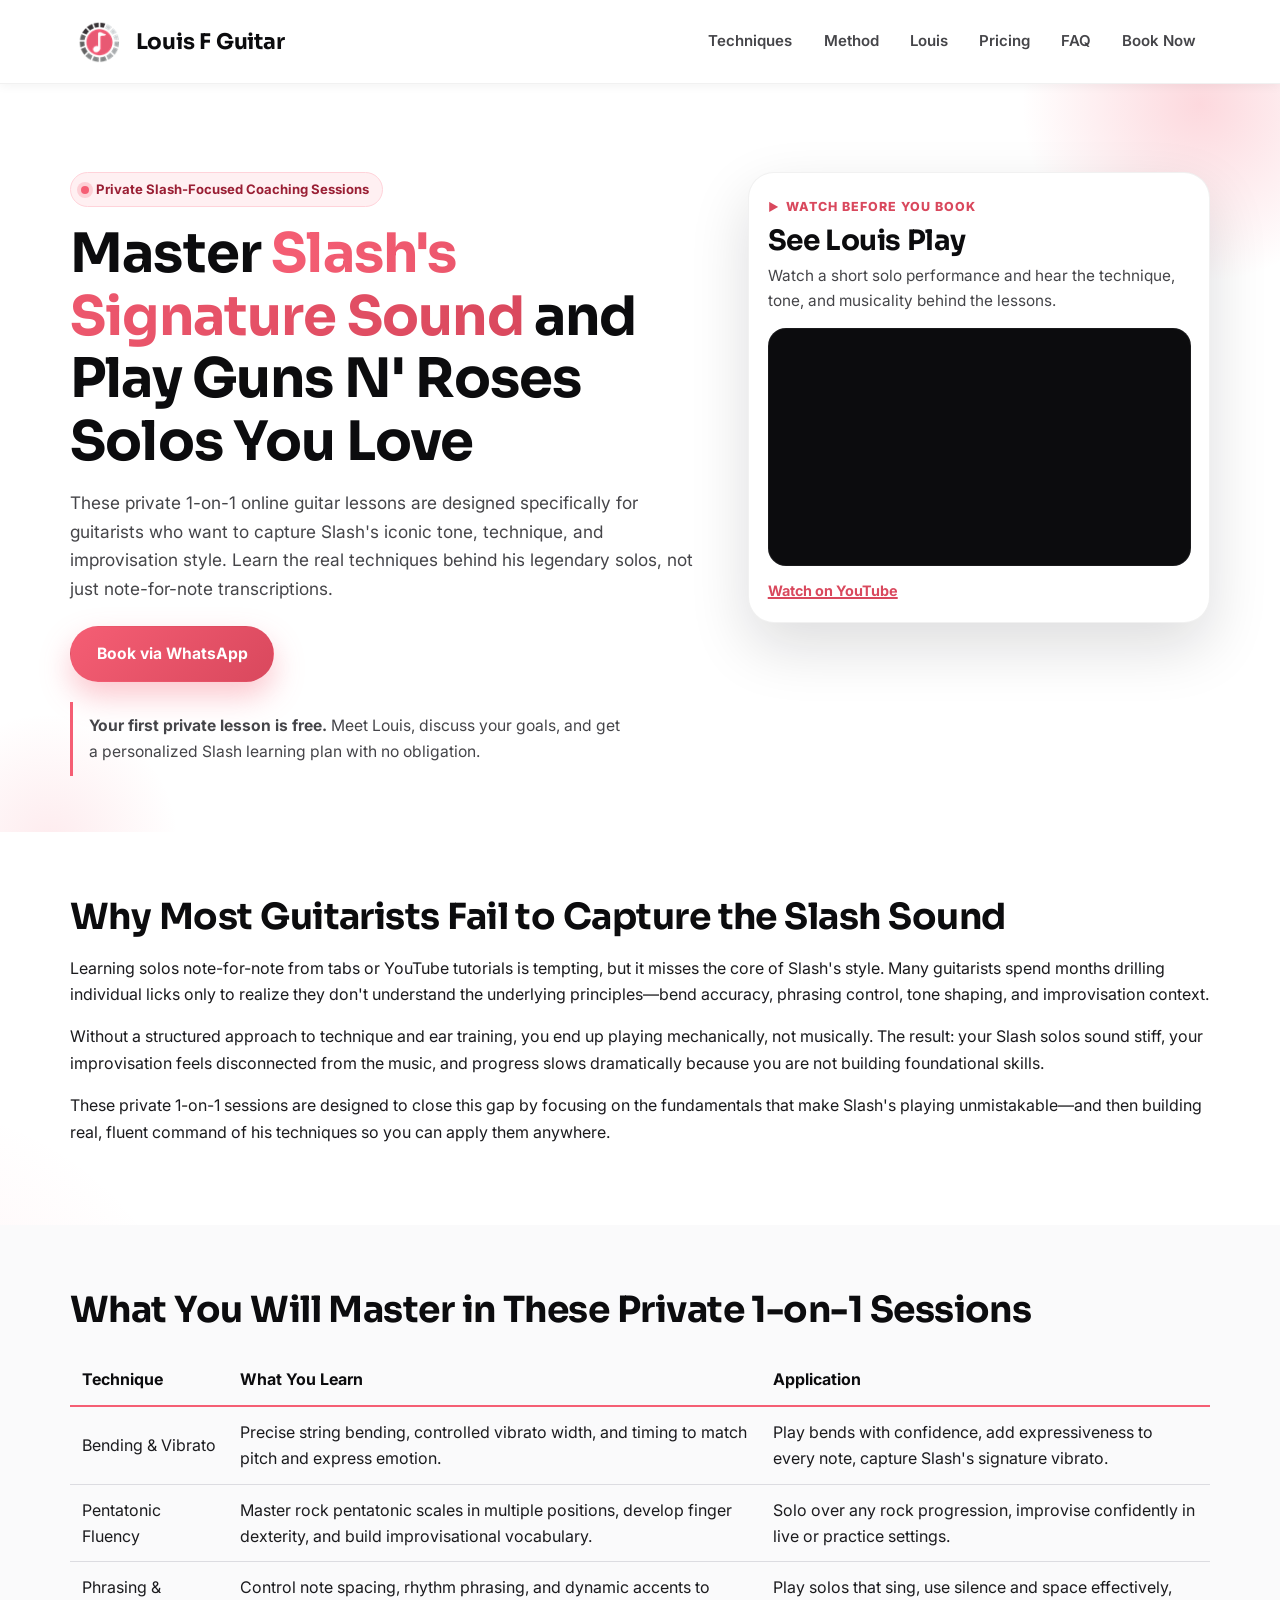
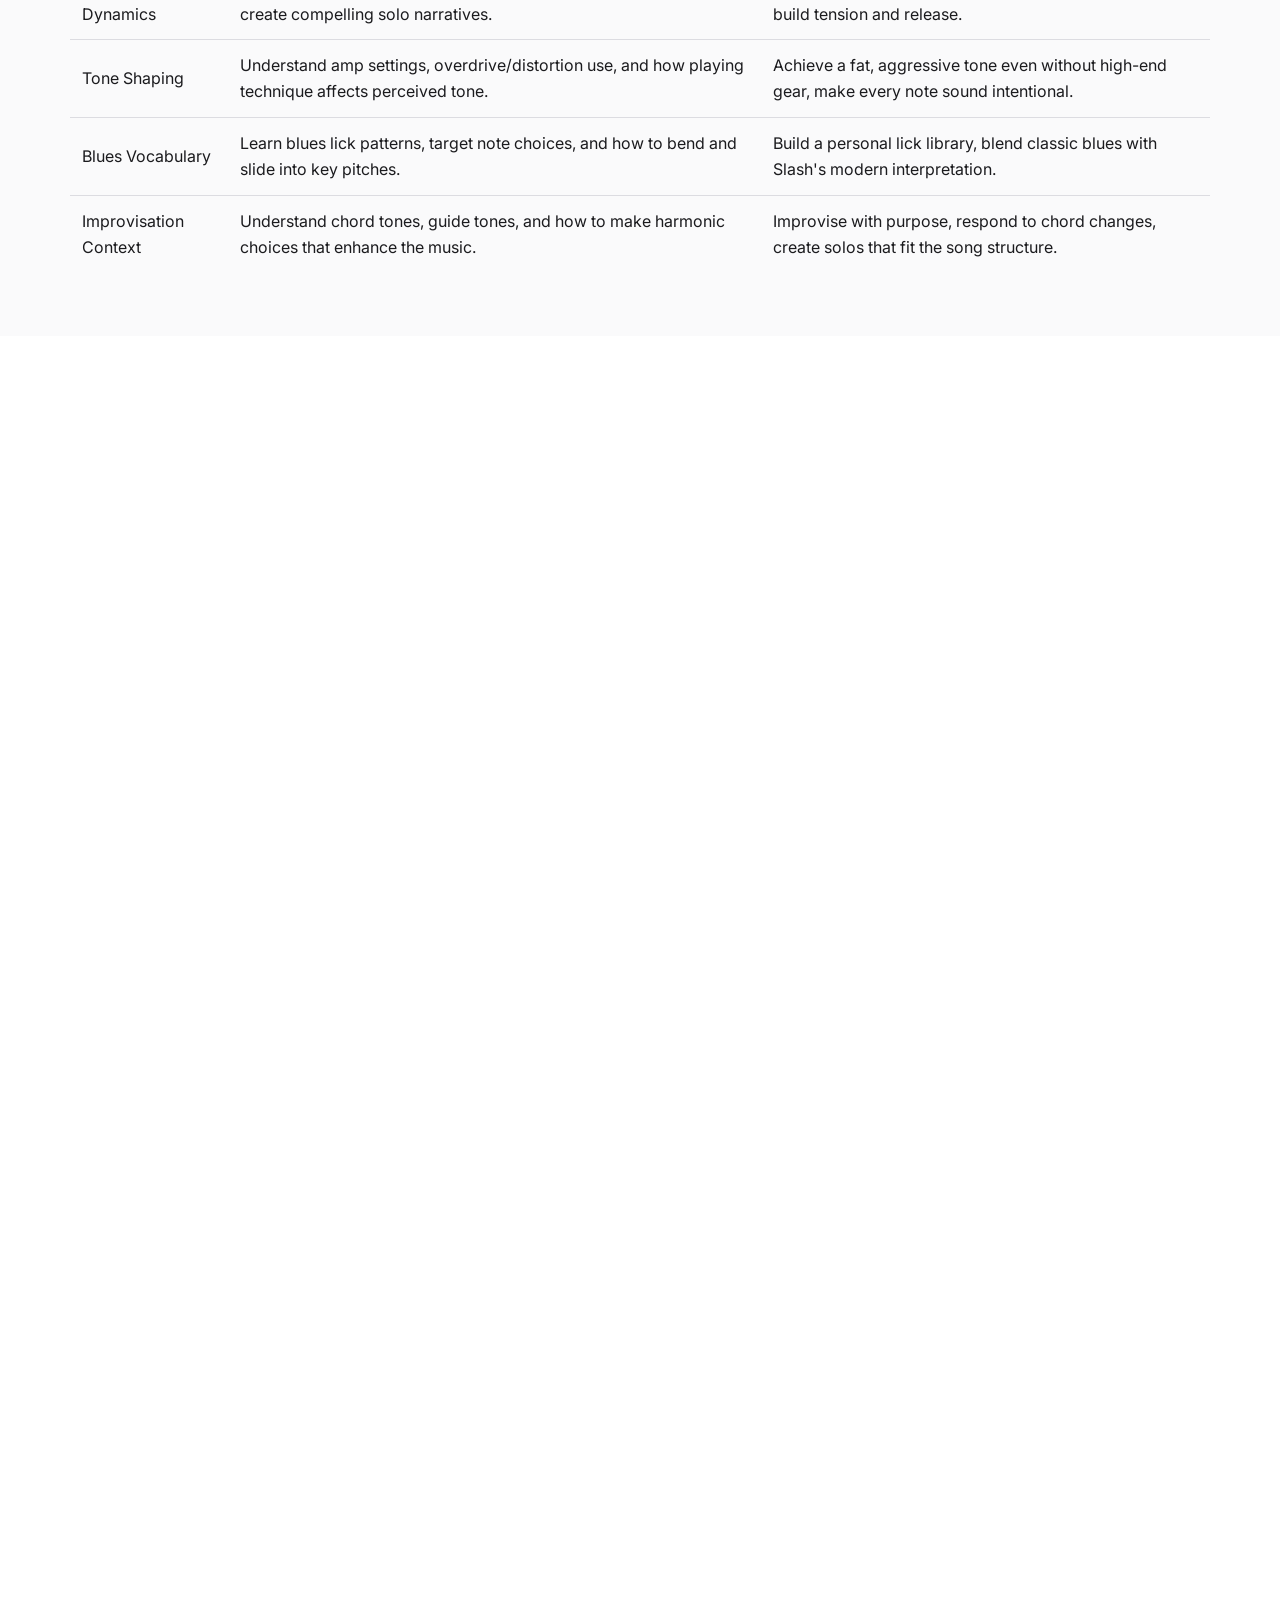
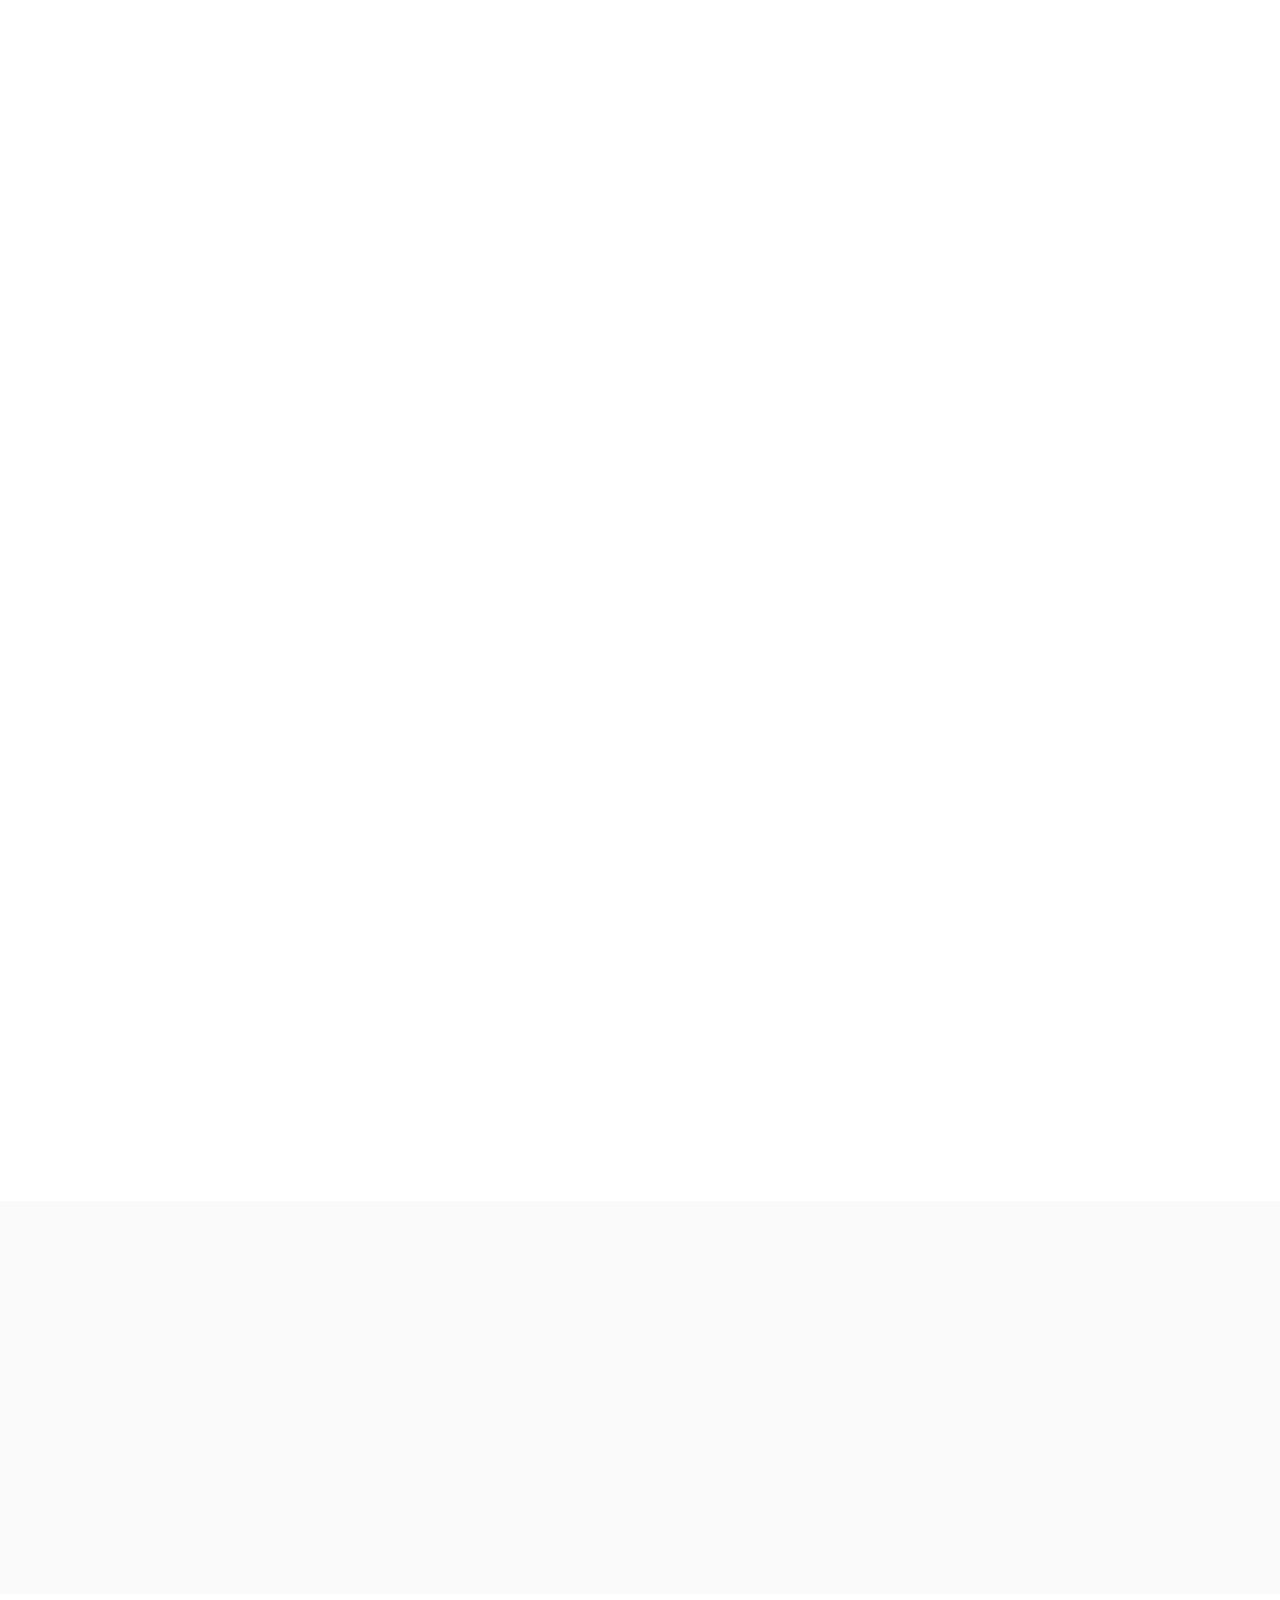
<file: play-like-slash/index.html>
<!doctype html>
<html lang="en">
<head>
  <meta charset="utf-8">
  <meta name="viewport" content="width=device-width, initial-scale=1">
  <title>Play Like Slash: Master Guns N' Roses Solos | Private Online Guitar Lessons</title>
  <meta name="description" content="Learn to play Slash's iconic solos and Guns N' Roses classics in private online guitar lessons. Master technique, tone, and improvisation with a structured 1-on-1 coaching approach.">
  <meta name="robots" content="index, follow, max-image-preview:large">
  <meta name="author" content="Louis F Guitar">
  <meta name="theme-color" content="#f55e74">
  <link rel="canonical" href="https://devon-demand.com/louisf/play-like-slash/">
  <link rel="alternate" hreflang="en" href="https://devon-demand.com/louisf/play-like-slash/">
  <link rel="alternate" hreflang="x-default" href="https://devon-demand.com/louisf/play-like-slash/">

  <meta property="og:type" content="website">
  <meta property="og:locale" content="en_US">
  <meta property="og:title" content="Play Like Slash: Master Guns N' Roses Solos | Louis F Guitar">
  <meta property="og:description" content="Private online guitar lessons focused on Slash's signature style, Guns N' Roses solos, and rock improvisation technique.">
  <meta property="og:url" content="https://devon-demand.com/louisf/play-like-slash/">
  <meta property="og:site_name" content="Louis F Guitar">
  <meta property="og:image" content="https://devon-demand.com/louisf/images/teacher-portrait.jpg">

  <meta name="twitter:card" content="summary_large_image">
  <meta name="twitter:title" content="Play Like Slash: Master Guns N' Roses Solos | Louis F Guitar">
  <meta name="twitter:description" content="Private online guitar lessons for learning Slash's iconic solos and rock improvisation technique.">
  <meta name="twitter:image" content="https://devon-demand.com/louisf/images/teacher-portrait.jpg">

  <link rel="preconnect" href="https://fonts.googleapis.com">
  <link rel="preconnect" href="https://fonts.gstatic.com" crossorigin>
  <link rel="dns-prefetch" href="//www.youtube-nocookie.com">
  <link rel="dns-prefetch" href="//img.youtube.com">
  <link rel="preload" as="style" href="https://fonts.googleapis.com/css2?family=Inter:wght@400;500;600;700&family=Sora:wght@600;700;800&display=swap">
  <link rel="stylesheet" href="https://fonts.googleapis.com/css2?family=Inter:wght@400;500;600;700&family=Sora:wght@600;700;800&display=swap" media="print" onload="this.media='all'">
  <noscript><link rel="stylesheet" href="https://fonts.googleapis.com/css2?family=Inter:wght@400;500;600;700&family=Sora:wght@600;700;800&display=swap"></noscript>
  <link rel="preload" href="../css/style.css" as="style">
  <link rel="stylesheet" href="../css/style.css">

  <script type="application/ld+json">
  {
    "@context": "https://schema.org",
    "@type": "EducationalOrganization",
    "@id": "https://devon-demand.com/louisf/play-like-slash/#organization",
    "name": "Louis F Guitar - Play Like Slash",
    "url": "https://devon-demand.com/louisf/play-like-slash/",
    "logo": "https://devon-demand.com/louisf/images/logo-louis-f.png",
    "image": "https://devon-demand.com/louisf/images/logo-louis-f.png",
    "description": "Private online guitar lessons specializing in Slash's playing style, Guns N' Roses solos, and rock improvisation technique.",
    "priceRange": "$35-$220",
    "areaServed": "Worldwide",
    "founder": {
      "@type": "Person",
      "name": "Louis F"
    },
    "sameAs": [
      "https://wa.me/5511924538816",
      "https://www.youtube.com/@Louis.f",
      "https://www.google.com/maps/place/Louis+Aulas+de+Guitarra/@24.7745,-79.5417226,3z/data=!3m1!4b1!4m6!3m5!1s0xa43cd750dfb7f383:0x97e26d693b424f66!8m2!3d24.7745!4d-79.5417226!16s%2Fg%2F11kpcxmpv_"
    ],
    "aggregateRating": {
      "@type": "AggregateRating",
      "ratingValue": "5",
      "reviewCount": "7",
      "bestRating": "5",
      "worstRating": "1"
    }
  }
  </script>

  <script type="application/ld+json">
  {
    "@context": "https://schema.org",
    "@type": "Service",
    "name": "Slash-Focused Rock Guitar Lessons",
    "provider": {
      "@type": "EducationalOrganization",
      "name": "Louis F Guitar"
    },
    "serviceType": "Private Online Guitar Lessons - Rock & Improvisation",
    "areaServed": "Worldwide",
    "audience": {
      "@type": "Audience",
      "audienceType": "Rock guitar students, Slash enthusiasts, intermediate to advanced players"
    },
    "hasOfferCatalog": {
      "@type": "OfferCatalog",
      "name": "Slash Lessons Packages",
      "itemListElement": [
        {
          "@type": "Offer",
          "name": "Single Class",
          "price": "35",
          "priceCurrency": "USD",
          "availability": "https://schema.org/InStock"
        },
        {
          "@type": "Offer",
          "name": "Monthly Plan",
          "price": "120",
          "priceCurrency": "USD",
          "availability": "https://schema.org/InStock"
        },
        {
          "@type": "Offer",
          "name": "Intensive Plan",
          "price": "220",
          "priceCurrency": "USD",
          "availability": "https://schema.org/InStock"
        }
      ]
    }
  }
  </script>

  <script type="application/ld+json">
  {
    "@context": "https://schema.org",
    "@type": "FAQPage",
    "mainEntity": [
      {
        "@type": "Question",
        "name": "Do I need a Les Paul or a Marshall amp to learn these techniques?",
        "acceptedAnswer": {
          "@type": "Answer",
          "text": "No. While Slash's signature tone comes from specific gear, you can learn all the essential techniques and phrasing on any electric guitar and amplifier. The focus is on technique, improvisation, and understanding his approach to soloing—not replicating equipment."
        }
      },
      {
        "@type": "Question",
        "name": "Are these lessons suitable for intermediate players?",
        "acceptedAnswer": {
          "@type": "Answer",
          "text": "Yes. Lessons are tailored to your current level. If you already have intermediate skills, we can dive directly into Slash's advanced techniques and phrasing. If you are a beginner, we build from the fundamentals but keep the goal focused on reaching Slash's style progressively."
        }
      },
      {
        "@type": "Question",
        "name": "How long does it take to start playing Slash solos?",
        "acceptedAnswer": {
          "@type": "Answer",
          "text": "Many of Slash's solos are fast and complex, but simplified versions of his licks can be learned within 2-4 weeks depending on your starting level. Full, fluent solos typically take 2-3 months of consistent practice."
        }
      },
      {
        "@type": "Question",
        "name": "What if I do not have experience with rock or improvisation?",
        "acceptedAnswer": {
          "@type": "Answer",
          "text": "No problem. We start with rock technique foundations, blues fundamentals, and basic improvisation frameworks—all building toward Slash's style. Every lesson is structured to strengthen your skills progressively."
        }
      }
    ]
  }
  </script>

  <script type="application/ld+json">
  {
    "@context": "https://schema.org",
    "@type": "BreadcrumbList",
    "itemListElement": [
      {
        "@type": "ListItem",
        "position": 1,
        "name": "Home",
        "item": "https://devon-demand.com/louisf/"
      },
      {
        "@type": "ListItem",
        "position": 2,
        "name": "Play Like Slash",
        "item": "https://devon-demand.com/louisf/play-like-slash/"
      }
    ]
  }
  </script>
</head>
<body>
  <header class="site-header" id="top">
    <div class="container header-inner">
      <a class="logo" href="../index.html" aria-label="Louis F Guitar home">
        <img class="logo-mark" src="../images/logo-louis-f-64.png" srcset="../images/logo-louis-f-64.png 64w, ../images/logo-louis-f-112.png 112w, ../images/logo-louis-f.png 313w" sizes="(max-width: 760px) 44px, 56px" alt="Louis F Guitar logo" width="56" height="56" decoding="async" fetchpriority="high">
        <span class="logo-title">Louis F Guitar</span>
      </a>
      <nav aria-label="Primary navigation">
        <ul class="nav-list">
          <li><a href="#what-youll-learn">Techniques</a></li>
          <li><a href="#how-it-works">Method</a></li>
          <li><a href="#instructor">Louis</a></li>
          <li><a href="#pricing">Pricing</a></li>
          <li><a href="#faq">FAQ</a></li>
          <li><a href="#contact">Book Now</a></li>
        </ul>
      </nav>
    </div>
  </header>

  <main>
    <section class="hero" aria-labelledby="hero-title">
      <div class="container hero-grid">
        <div>
          <p class="eyebrow">Private Slash-Focused Coaching Sessions</p>
          <h1 id="hero-title">Master <span class="accent">Slash's Signature Sound</span> and Play Guns N' Roses Solos You Love</h1>
          <p class="lead">These private 1-on-1 online guitar lessons are designed specifically for guitarists who want to capture Slash's iconic tone, technique, and improvisation style. Learn the real techniques behind his legendary solos, not just note-for-note transcriptions.</p>
          <div class="cta-row">
            <a class="btn btn-primary" href="https://wa.me/5511924538816?text=Hi%20Louis%2C%20I%20want%20to%20book%20Play%20Like%20Slash%20lessons." rel="noopener" target="_blank">Book via WhatsApp</a>
          </div>
          <p class="free-lesson-note"><strong>Your first private lesson is free.</strong> Meet Louis, discuss your goals, and get a personalized Slash learning plan with no obligation.</p>
        </div>
        <aside class="showreel-card" aria-labelledby="showreel-title">
          <p class="showreel-label">Watch Before You Book</p>
          <h2 id="showreel-title">See Louis Play</h2>
          <p>Watch a short solo performance and hear the technique, tone, and musicality behind the lessons.</p>
          <div class="showreel-video">
            <iframe src="https://www.youtube-nocookie.com/embed/cLXTjIH5ekA?rel=0" title="Louis F Guitar solo performance showreel" allow="accelerometer; autoplay; clipboard-write; encrypted-media; gyroscope; picture-in-picture; web-share; fullscreen" referrerpolicy="strict-origin-when-cross-origin" allowfullscreen loading="lazy"></iframe>
          </div>
          <a class="showreel-link" href="https://www.youtube.com/watch?v=cLXTjIH5ekA" target="_blank" rel="noopener">Watch on YouTube</a>
        </aside>
      </div>
    </section>

    <section class="section" id="why-fail" aria-labelledby="why-fail-title">
      <div class="container">
        <h2 id="why-fail-title">Why Most Guitarists Fail to Capture the Slash Sound</h2>
        <p>Learning solos note-for-note from tabs or YouTube tutorials is tempting, but it misses the core of Slash's style. Many guitarists spend months drilling individual licks only to realize they don't understand the underlying principles—bend accuracy, phrasing control, tone shaping, and improvisation context.</p>
        <p>Without a structured approach to technique and ear training, you end up playing mechanically, not musically. The result: your Slash solos sound stiff, your improvisation feels disconnected from the music, and progress slows dramatically because you are not building foundational skills.</p>
        <p>These private 1-on-1 sessions are designed to close this gap by focusing on the fundamentals that make Slash's playing unmistakable—and then building real, fluent command of his techniques so you can apply them anywhere.</p>
      </div>
    </section>

    <section class="section section-alt" id="what-youll-learn" aria-labelledby="what-youll-learn-title">
      <div class="container">
        <h2 id="what-youll-learn-title">What You Will Master in These Private 1-on-1 Sessions</h2>
        <div style="overflow-x: auto; margin-top: 1.5rem;">
          <table style="width: 100%; border-collapse: collapse; text-align: left;">
            <thead>
              <tr style="border-bottom: 2px solid var(--brand);">
                <th style="padding: 0.75rem; font-weight: 700; color: var(--black);">Technique</th>
                <th style="padding: 0.75rem; font-weight: 700; color: var(--black);">What You Learn</th>
                <th style="padding: 0.75rem; font-weight: 700; color: var(--black);">Application</th>
              </tr>
            </thead>
            <tbody>
              <tr style="border-bottom: 1px solid var(--gray-300);">
                <td style="padding: 0.75rem;">Bending & Vibrato</td>
                <td style="padding: 0.75rem;">Precise string bending, controlled vibrato width, and timing to match pitch and express emotion.</td>
                <td style="padding: 0.75rem;">Play bends with confidence, add expressiveness to every note, capture Slash's signature vibrato.</td>
              </tr>
              <tr style="border-bottom: 1px solid var(--gray-300);">
                <td style="padding: 0.75rem;">Pentatonic Fluency</td>
                <td style="padding: 0.75rem;">Master rock pentatonic scales in multiple positions, develop finger dexterity, and build improvisational vocabulary.</td>
                <td style="padding: 0.75rem;">Solo over any rock progression, improvise confidently in live or practice settings.</td>
              </tr>
              <tr style="border-bottom: 1px solid var(--gray-300);">
                <td style="padding: 0.75rem;">Phrasing & Dynamics</td>
                <td style="padding: 0.75rem;">Control note spacing, rhythm phrasing, and dynamic accents to create compelling solo narratives.</td>
                <td style="padding: 0.75rem;">Play solos that sing, use silence and space effectively, build tension and release.</td>
              </tr>
              <tr style="border-bottom: 1px solid var(--gray-300);">
                <td style="padding: 0.75rem;">Tone Shaping</td>
                <td style="padding: 0.75rem;">Understand amp settings, overdrive/distortion use, and how playing technique affects perceived tone.</td>
                <td style="padding: 0.75rem;">Achieve a fat, aggressive tone even without high-end gear, make every note sound intentional.</td>
              </tr>
              <tr style="border-bottom: 1px solid var(--gray-300);">
                <td style="padding: 0.75rem;">Blues Vocabulary</td>
                <td style="padding: 0.75rem;">Learn blues lick patterns, target note choices, and how to bend and slide into key pitches.</td>
                <td style="padding: 0.75rem;">Build a personal lick library, blend classic blues with Slash's modern interpretation.</td>
              </tr>
              <tr>
                <td style="padding: 0.75rem;">Improvisation Context</td>
                <td style="padding: 0.75rem;">Understand chord tones, guide tones, and how to make harmonic choices that enhance the music.</td>
                <td style="padding: 0.75rem;">Improvise with purpose, respond to chord changes, create solos that fit the song structure.</td>
              </tr>
            </tbody>
          </table>
        </div>
      </div>
    </section>

    <section class="section" id="how-it-works" aria-labelledby="how-it-works-title">
      <div class="container">
        <h2 id="how-it-works-title">How the 1-on-1 Coaching Works</h2>
        <ol class="steps" style="list-style: none; padding: 0; margin-top: 1.5rem;">
          <li style="margin-bottom: 1.5rem; padding-left: 3rem; position: relative;">
            <span style="position: absolute; left: 0; font-weight: 700; color: var(--brand); font-size: 1.5rem;">1.</span>
            <strong>Assessment & Goal Setting:</strong> We identify your current level, which Slash solos you want to learn, and what blocks your progress (technique gaps, ear training, theory confusion, tone concerns).
          </li>
          <li style="margin-bottom: 1.5rem; padding-left: 3rem; position: relative;">
            <span style="position: absolute; left: 0; font-weight: 700; color: var(--brand); font-size: 1.5rem;">2.</span>
            <strong>Structured Roadmap:</strong> You receive a personalized learning path with clear milestones. Week 1 might focus on bending technique, Week 2 on pentatonic fluency, Week 3 on a specific solo section—all building toward your main goal.
          </li>
          <li style="margin-bottom: 1.5rem; padding-left: 3rem; position: relative;">
            <span style="position: absolute; left: 0; font-weight: 700; color: var(--brand); font-size: 1.5rem;">3.</span>
            <strong>Live Coaching Session:</strong> Private online class via video call. We work on technique application, play through solos or improvisation exercises, correct habits in real-time, and build your confidence.
          </li>
          <li style="padding-left: 3rem; position: relative;">
            <span style="position: absolute; left: 0; font-weight: 700; color: var(--brand); font-size: 1.5rem;">4.</span>
            <strong>Practical Takeaways:</strong> After each session, you receive exercises, recordings, and checkpoints to practice between lessons so progress continues and solidifies.
          </li>
        </ol>
      </div>
    </section>

    <section class="section section-alt" id="instructor" aria-labelledby="instructor-title">
      <div class="container">
        <h2 id="instructor-title">Instructor Expertise: Why Louis Specializes in This</h2>
        <p>Louis brings a decade of real performance experience in rock, blues, and beyond. He has taught guitarists worldwide, from complete beginners to advanced players, and knows exactly how to break down Slash's techniques into learnable, practical steps.</p>
        <p>His teaching method is direct: no fluff, no excessive theory, just clear instruction that builds real skill. Every lesson is tailored to your level and your specific Slash goals, so you progress measurably and stay motivated.</p>
        <p>If you want proof, watch his performances and teaching samples on <a href="https://www.youtube.com/@Louis.f" target="_blank" rel="noopener">Louis's YouTube channel</a> and check out the real 5-star reviews from students worldwide.</p>
      </div>
    </section>

    <section class="section" id="pricing" aria-labelledby="pricing-title">
      <div class="container">
        <h2 id="pricing-title">Choose Your Lesson Package</h2>
        <div class="pricing-grid">
          <article class="price-card">
            <h3>Single Class</h3>
            <p class="price">$35</p>
            <p>One private 50-60 minute session. Perfect to test the method and see immediate results.</p>
          </article>
          <article class="price-card featured">
            <p class="tag">Most Popular</p>
            <h3>Monthly Plan</h3>
            <p class="price">$120</p>
            <p>4 sessions per month with a structured progression. Consistent practice and measurable growth.</p>
          </article>
          <article class="price-card">
            <h3>Intensive Plan</h3>
            <p class="price">$220</p>
            <p>8 sessions per month for accelerated skill development and rapid mastery of techniques.</p>
          </article>
        </div>
      </div>
    </section>

      <section class="section" id="testimonials" aria-labelledby="testimonials-title">
        <div class="container">
          <h2 id="testimonials-title">Student Results</h2>
          <p class="review-intro">These are real 5-star Google Reviews from students. You can verify them directly on Google. You can also check the YouTube channel for lessons and playing samples.</p>
          <p><a class="google-review-link" href="https://www.google.com/maps/place/Louis+Aulas+de+Guitarra/@24.7745,-79.5417226,3z/data=!3m1!4b1!4m6!3m5!1s0xa43cd750dfb7f383:0x97e26d693b424f66!8m2!3d24.7745!4d-79.5417226!16s%2Fg%2F11kpcxmpv_?hl=pt-BR&amp;entry=ttu&amp;g_ep=EgoyMDI2MDgyNi4wIKXMDSoASAFQAw%3D%3D" target="_blank" rel="noopener">See All Reviews on Google</a></p>
          <div class="cards">
            <article class="card testimonial">
              <p class="review-source">Google Review</p>
              <p>"Very patient and knowledgeable teacher. He taught at a pace that suited me. I learned new skills while playing songs I love. He is a brilliant musician and teacher."</p>
              <p class="person" data-initials="AO">Alys Owen - 5 stars</p>
            </article>
            <article class="card testimonial">
              <p class="review-source">Google Review</p>
              <p>"Although I did not have lessons for very long, Louis was an amazing teacher and guitarist, and very friendly too."</p>
              <p class="person" data-initials="EW">Em W - 5 stars</p>
            </article>
            <article class="card testimonial">
              <p class="review-source">Google Review</p>
              <p>"I have played guitar for a long time, but I was looking to build more confidence on the instrument. The classes helped me become more secure and expressive while playing."</p>
              <p class="person" data-initials="EB">Eduardo Bizarrias - 5 stars</p>
            </article>
            <article class="card testimonial">
              <p class="review-source">Google Review</p>
              <p>"His versatility as a multi-instrumentalist, composer, and singer makes him stand out as a unique talent. The classes are rich, practical, and inspiring."</p>
              <p class="person" data-initials="RG">Rafael Gomes - 5 stars</p>
            </article>
            <article class="card testimonial">
              <p class="review-source">Google Review</p>
              <p>"I had a great experience with the guitar course taught by Professor Louis Fernando. He is an excellent teacher, very clear, and truly supportive throughout the process."</p>
              <p class="person" data-initials="RS">Renan Solemar - 5 stars</p>
            </article>
            <article class="card testimonial">
              <p class="review-source">Google Review</p>
              <p>"Simply fantastic. Excellent professional and outstanding musician. I recommend him to everyone who wants to become a better guitarist."</p>
              <p class="person" data-initials="WA">William Andrey - 5 stars</p>
            </article>
            <article class="card testimonial">
              <p class="review-source">Google Review</p>
              <p>"The classes are really good. I learned many important things that every good guitarist needs to know."</p>
              <p class="person" data-initials="JP">Joao Pedro - 5 stars</p>
            </article>
          </div>
        </div>
      </section>

    <section class="section section-alt" id="faq" aria-labelledby="faq-title">
      <div class="container">
        <h2 id="faq-title">Frequently Asked Questions</h2>
        <div class="faq-list">
          <details>
            <summary>Do I need a Les Paul or a Marshall amp to learn these techniques?</summary>
            <p>No. While Slash's signature tone comes from specific gear, you can learn all the essential techniques and phrasing on any electric guitar and amplifier. The focus is on technique, improvisation, and understanding his approach to soloing—not replicating equipment.</p>
          </details>
          <details>
            <summary>Are these lessons suitable for intermediate players?</summary>
            <p>Yes. Lessons are tailored to your current level. If you already have intermediate skills, we can dive directly into Slash's advanced techniques and phrasing. If you are a beginner, we build from the fundamentals but keep the goal focused on reaching Slash's style progressively.</p>
          </details>
          <details>
            <summary>How long does it take to start playing Slash solos?</summary>
            <p>Many of Slash's solos are fast and complex, but simplified versions of his licks can be learned within 2-4 weeks depending on your starting level. Full, fluent solos typically take 2-3 months of consistent practice.</p>
          </details>
          <details>
            <summary>What if I do not have experience with rock or improvisation?</summary>
            <p>No problem. We start with rock technique foundations, blues fundamentals, and basic improvisation frameworks—all building toward Slash's style. Every lesson is structured to strengthen your skills progressively.</p>
          </details>
        </div>
      </div>
    </section>

    <section class="section final-cta" aria-labelledby="final-cta-title">
      <div class="container">
        <h2 id="final-cta-title">Ready to Master the Solos You Love?</h2>
        <p>Pick your preferred contact method and book your free first session to discuss your Slash goals.</p>
        <div class="cta-row center">
          <a class="btn btn-primary" href="https://wa.me/5511924538816?text=Hi%20Louis%2C%20I%20want%20to%20book%20Play%20Like%20Slash%20lessons%20and%20master%20those%20solos." rel="noopener" target="_blank">Book on WhatsApp</a>
          <a class="btn btn-secondary" href="#contact">Use Booking Form</a>
        </div>
      </div>
    </section>

    <section class="section" id="contact" aria-labelledby="contact-title">
      <div class="container">
        <h2 id="contact-title">Send Your Booking Request</h2>
        <p>Fill out the form below and receive a reply with available times for your first free session.</p>

        <form class="contact-form" action="https://formspree.io/f/xeaqgjdv" method="post">
          <div class="field-grid">
            <div>
              <label for="name">Full Name</label>
              <input id="name" name="name" type="text" required autocomplete="name">
            </div>
            <div>
              <label for="email">Email</label>
              <input id="email" name="email" type="email" required autocomplete="email">
            </div>
          </div>

          <div class="field-grid">
            <div>
              <label for="goal">Which Slash songs do you want to learn?</label>
              <input id="goal" name="goal" type="text" placeholder="Example: Sweet Child, November Rain, Estranged" required>
            </div>
            <div>
              <label for="level">Current Level</label>
              <select id="level" name="level" required>
                <option value="" selected disabled>Select your level</option>
                <option value="beginner">Beginner</option>
                <option value="beginner-intermediate">Beginner-Intermediate</option>
                <option value="intermediate">Intermediate</option>
                <option value="advanced">Advanced</option>
              </select>
            </div>
          </div>

          <div>
            <label for="message">Message</label>
            <textarea id="message" name="message" rows="5" placeholder="Tell me your availability, any gear questions, or specific Slash topics you want to focus on." required></textarea>
          </div>

          <input type="hidden" name="_subject" value="Play Like Slash - New Lesson Booking">
          <p class="consent">By submitting, you agree to be contacted about your lesson request.</p>

          <div class="cta-row">
            <button class="btn btn-primary" type="submit">Send Booking Request</button>
            <a class="btn btn-secondary" href="https://wa.me/5511924538816?text=Hi%20Louis%2C%20I%20just%20sent%20the%20booking%20form." rel="noopener" target="_blank">Also Message on WhatsApp</a>
          </div>
        </form>
      </div>
    </section>
  </main>

  <footer class="site-footer">
    <div class="container footer-inner">
      <p>&copy; 2026 Louis F Guitar. All rights reserved.</p>
      <div class="footer-links">
        <a href="https://www.youtube.com/@Louis.f" target="_blank" rel="noopener">YouTube Channel</a>
        <a href="#top">Back to top</a>
      </div>
    </div>
  </footer>
</body>
</html>
</file>
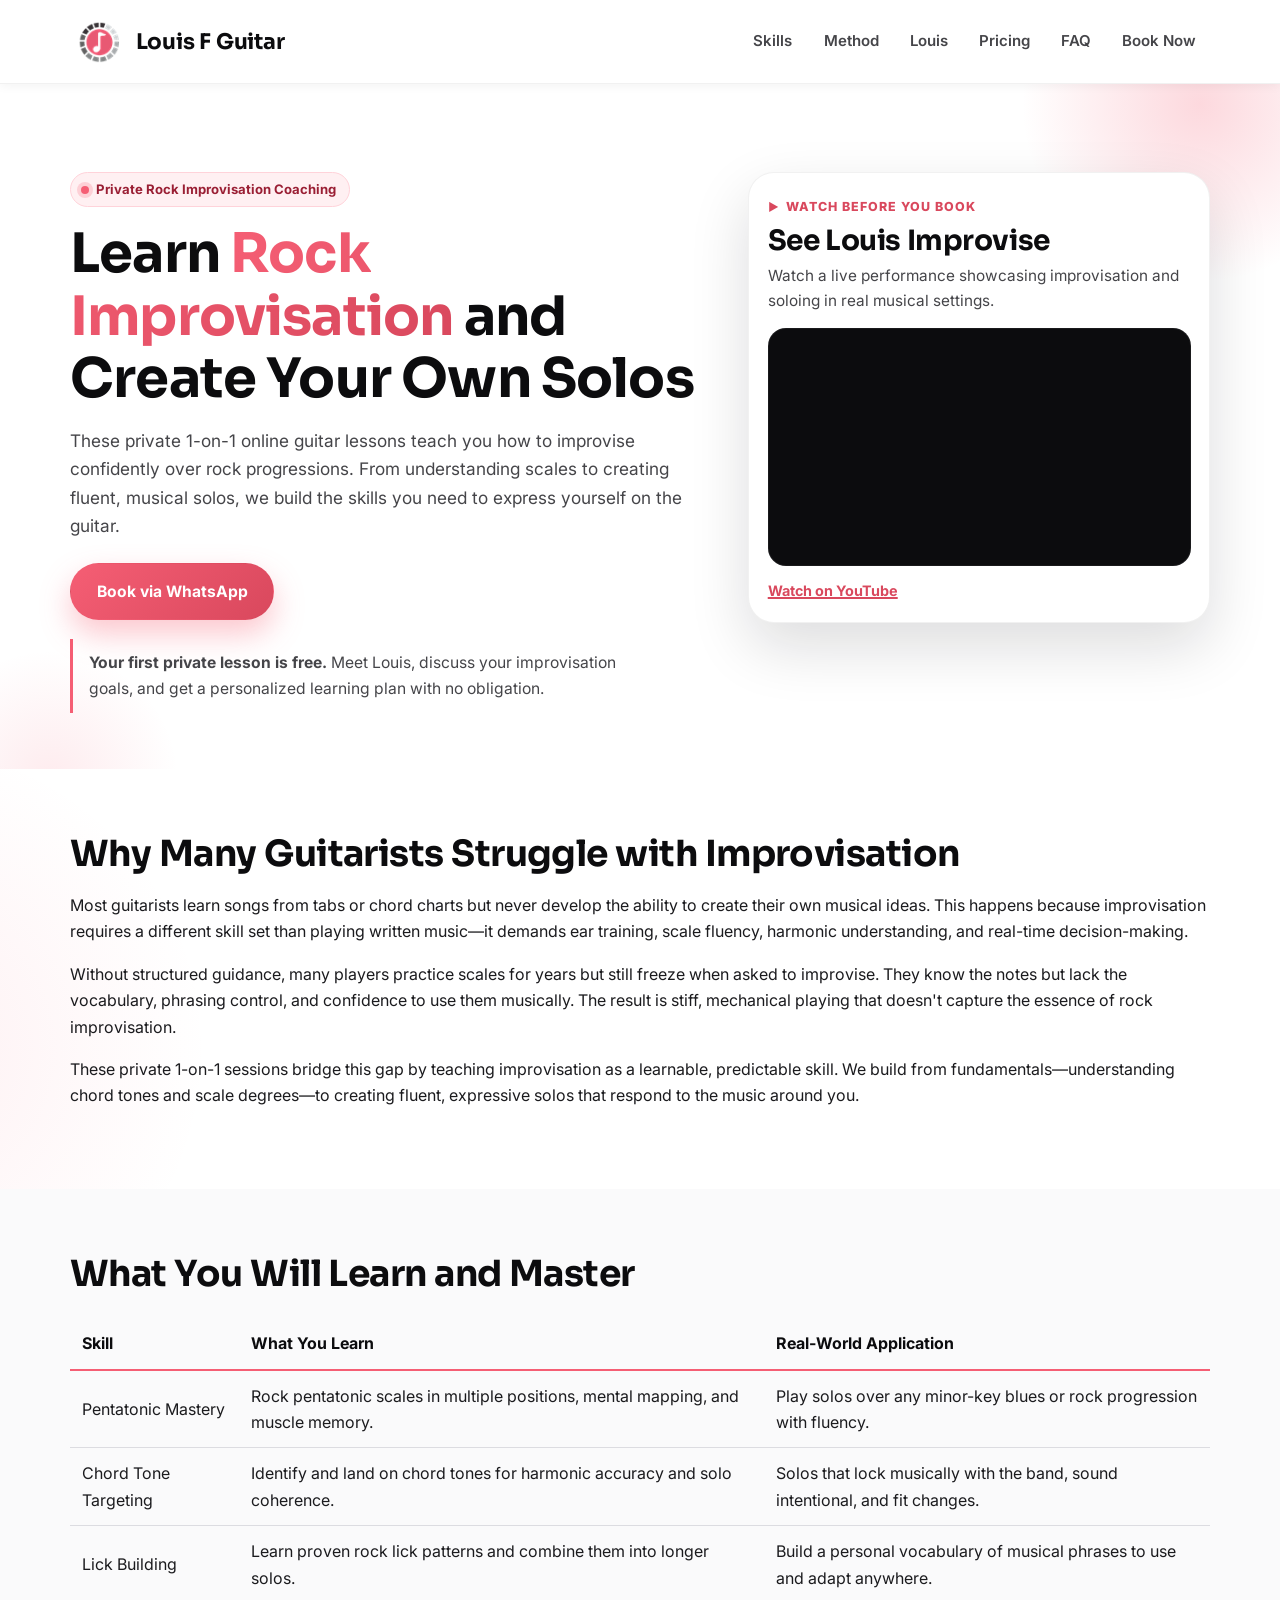
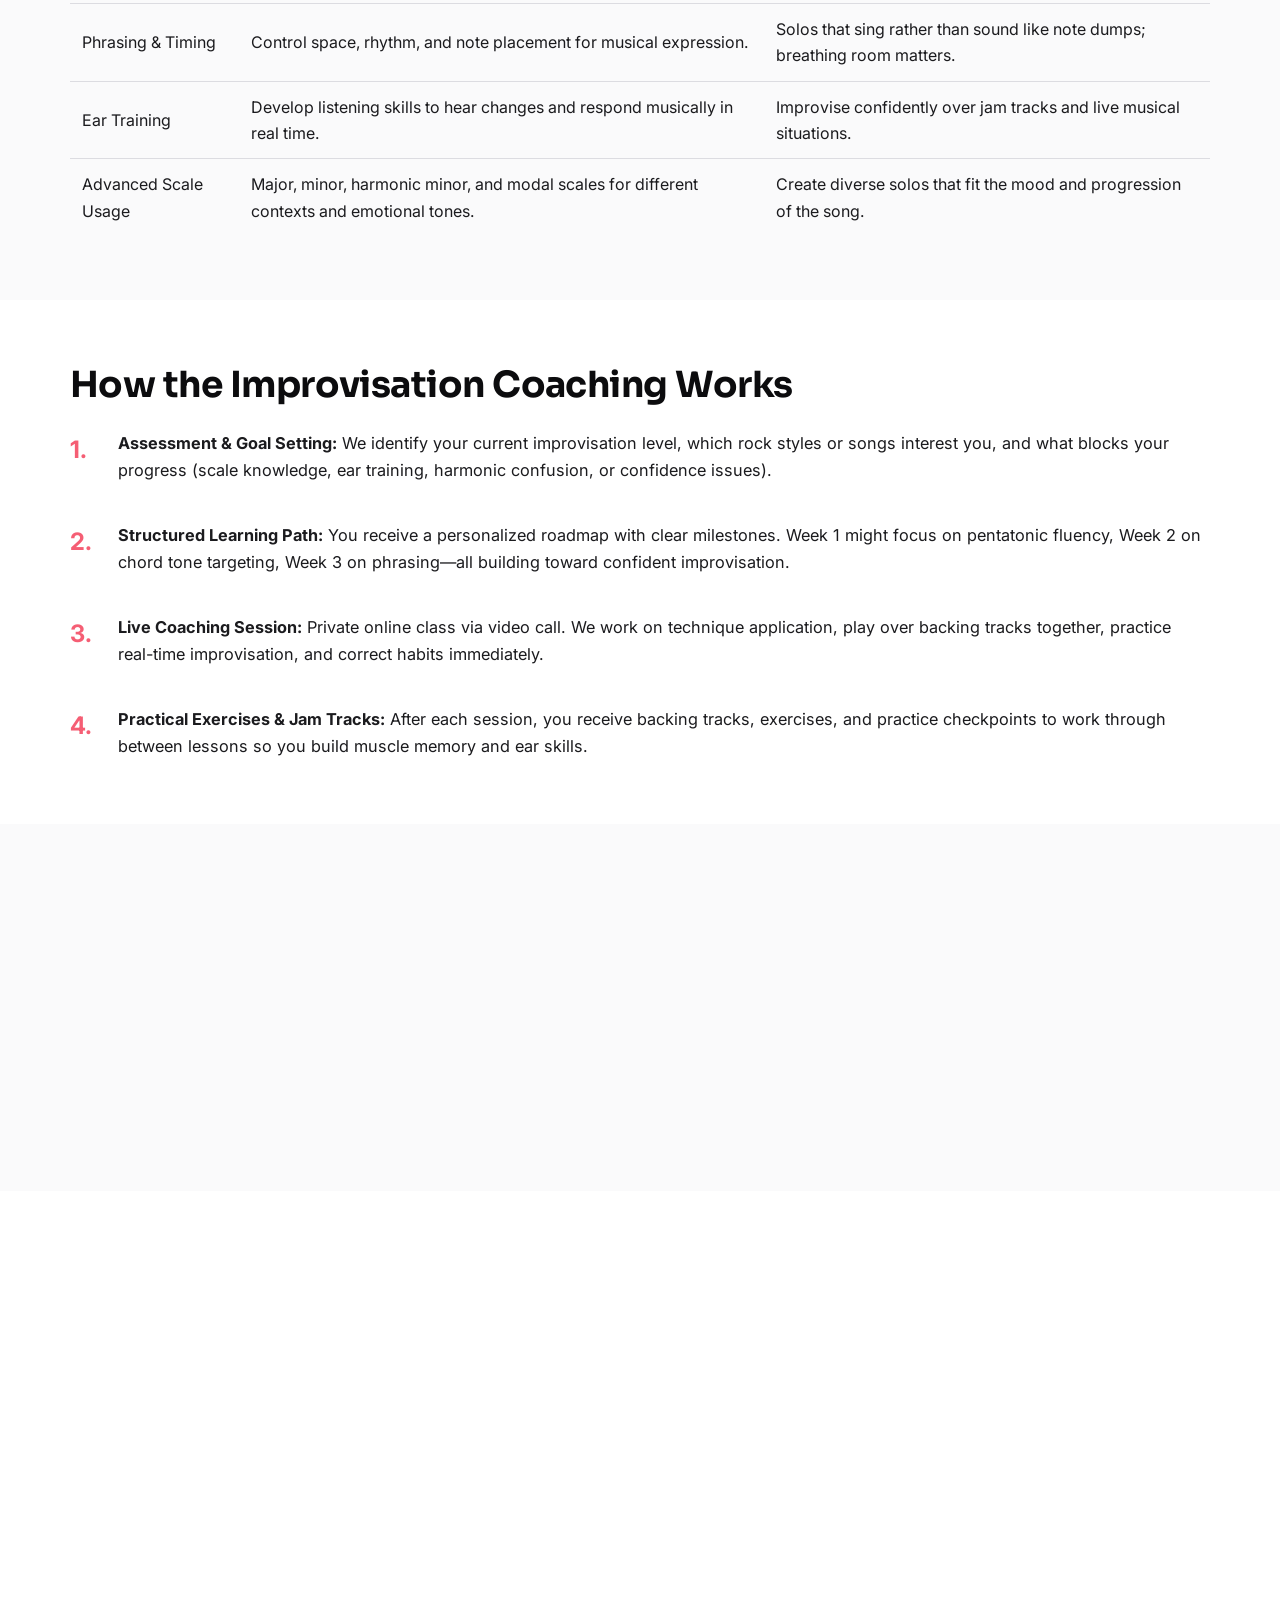
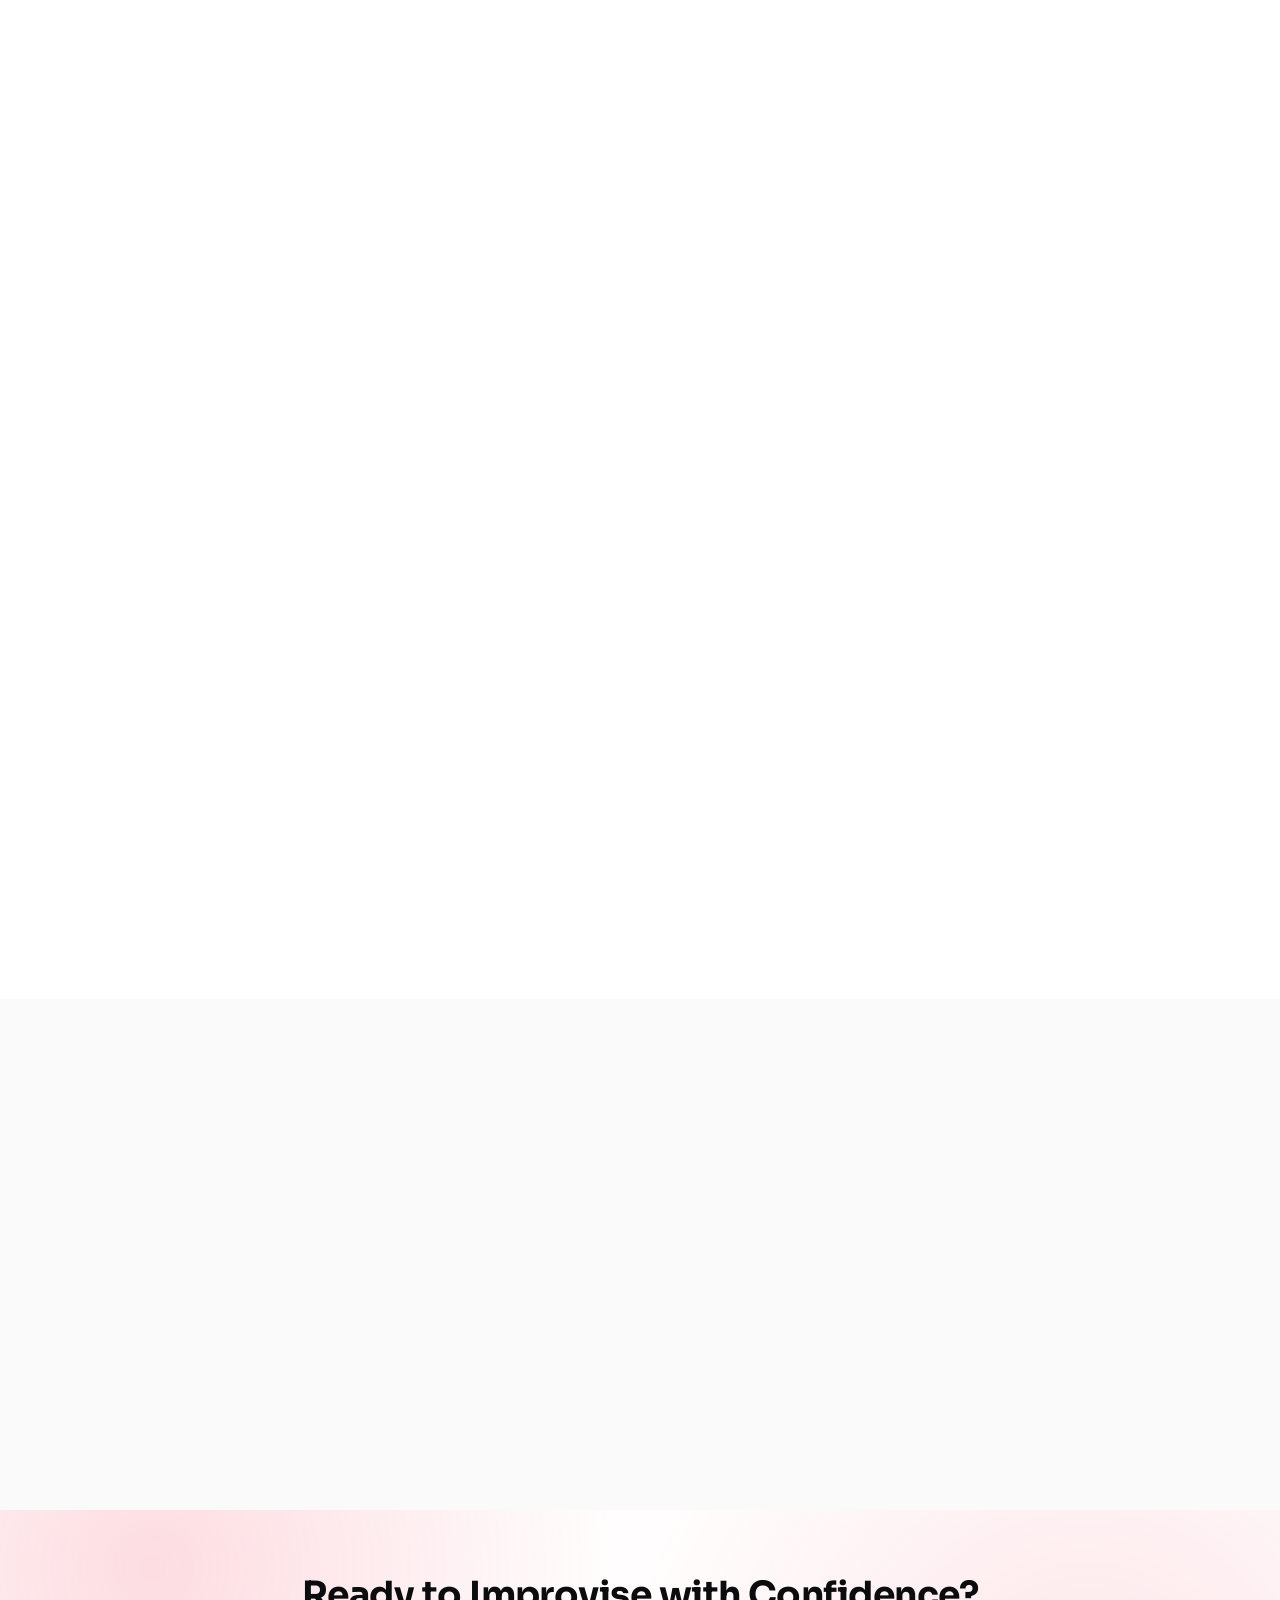
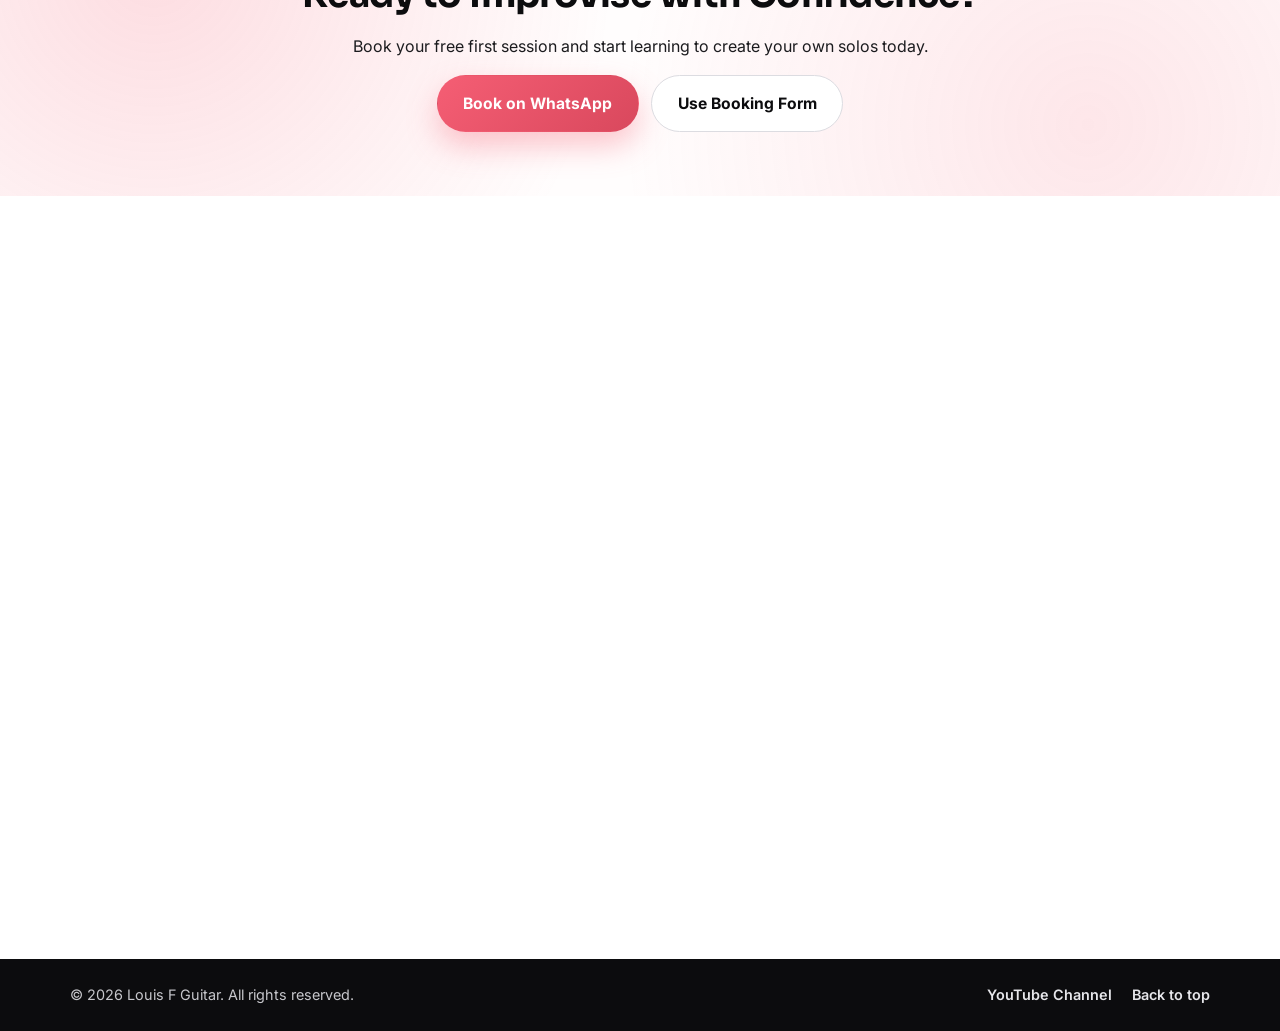
<file: rock-improvisation/index.html>
<!doctype html>
<html lang="en">
<head>
  <meta charset="utf-8">
  <meta name="viewport" content="width=device-width, initial-scale=1">
  <title>Rock Guitar Improvisation Lessons | Master Soloing Skills Online</title>
  <meta name="description" content="Learn rock guitar improvisation and soloing techniques in private online lessons. Master pentatonic scales, licks, phrasing, and create your own solos with confidence.">
  <meta name="robots" content="index, follow, max-image-preview:large">
  <meta name="author" content="Louis F Guitar">
  <meta name="theme-color" content="#f55e74">
  <link rel="canonical" href="https://devon-demand.com/louisf/rock-improvisation/">
  <link rel="alternate" hreflang="en" href="https://devon-demand.com/louisf/rock-improvisation/">
  <link rel="alternate" hreflang="x-default" href="https://devon-demand.com/louisf/rock-improvisation/">

  <meta property="og:type" content="website">
  <meta property="og:locale" content="en_US">
  <meta property="og:title" content="Rock Guitar Improvisation Lessons | Louis F Guitar">
  <meta property="og:description" content="Private online guitar lessons teaching rock improvisation, soloing, and creating your own musical ideas.">
  <meta property="og:url" content="https://devon-demand.com/louisf/rock-improvisation/">
  <meta property="og:site_name" content="Louis F Guitar">
  <meta property="og:image" content="https://devon-demand.com/louisf/images/teacher-portrait.jpg">

  <meta name="twitter:card" content="summary_large_image">
  <meta name="twitter:title" content="Rock Guitar Improvisation Lessons | Louis F Guitar">
  <meta name="twitter:description" content="Private online guitar lessons for learning rock improvisation and creating confident solos.">
  <meta name="twitter:image" content="https://devon-demand.com/louisf/images/teacher-portrait.jpg">

  <link rel="preconnect" href="https://fonts.googleapis.com">
  <link rel="preconnect" href="https://fonts.gstatic.com" crossorigin>
  <link rel="dns-prefetch" href="//www.youtube-nocookie.com">
  <link rel="dns-prefetch" href="//img.youtube.com">
  <link rel="preload" as="style" href="https://fonts.googleapis.com/css2?family=Inter:wght@400;500;600;700&family=Sora:wght@600;700;800&display=swap">
  <link rel="stylesheet" href="https://fonts.googleapis.com/css2?family=Inter:wght@400;500;600;700&family=Sora:wght@600;700;800&display=swap" media="print" onload="this.media='all'">
  <noscript><link rel="stylesheet" href="https://fonts.googleapis.com/css2?family=Inter:wght@400;500;600;700&family=Sora:wght@600;700;800&display=swap"></noscript>
  <link rel="preload" href="../css/style.css" as="style">
  <link rel="stylesheet" href="../css/style.css">

  <script type="application/ld+json">
  {
    "@context": "https://schema.org",
    "@type": "EducationalOrganization",
    "@id": "https://devon-demand.com/louisf/rock-improvisation/#organization",
    "name": "Louis F Guitar - Rock Improvisation",
    "url": "https://devon-demand.com/louisf/rock-improvisation/",
    "logo": "https://devon-demand.com/louisf/images/logo-louis-f.png",
    "image": "https://devon-demand.com/louisf/images/logo-louis-f.png",
    "description": "Private online guitar lessons specializing in rock improvisation, soloing techniques, and creating your own musical ideas.",
    "priceRange": "$35-$220",
    "areaServed": "Worldwide",
    "founder": {
      "@type": "Person",
      "name": "Louis F"
    },
    "sameAs": [
      "https://wa.me/5511924538816",
      "https://www.youtube.com/@Louis.f",
      "https://www.google.com/maps/place/Louis+Aulas+de+Guitarra/@24.7745,-79.5417226,3z/data=!3m1!4b1!4m6!3m5!1s0xa43cd750dfb7f383:0x97e26d693b424f66!8m2!3d24.7745!4d-79.5417226!16s%2Fg%2F11kpcxmpv_"
    ],
    "aggregateRating": {
      "@type": "AggregateRating",
      "ratingValue": "5",
      "reviewCount": "7",
      "bestRating": "5",
      "worstRating": "1"
    }
  }
  </script>

  <script type="application/ld+json">
  {
    "@context": "https://schema.org",
    "@type": "Service",
    "name": "Rock Guitar Improvisation Lessons",
    "provider": {
      "@type": "EducationalOrganization",
      "name": "Louis F Guitar"
    },
    "serviceType": "Private Online Guitar Lessons - Rock Improvisation & Soloing",
    "areaServed": "Worldwide",
    "audience": {
      "@type": "Audience",
      "audienceType": "Rock guitar students, aspiring soloists, intermediate to advanced players"
    },
    "hasOfferCatalog": {
      "@type": "OfferCatalog",
      "name": "Rock Improvisation Lesson Packages",
      "itemListElement": [
        {
          "@type": "Offer",
          "name": "Single Class",
          "price": "35",
          "priceCurrency": "USD",
          "availability": "https://schema.org/InStock"
        },
        {
          "@type": "Offer",
          "name": "Monthly Plan",
          "price": "120",
          "priceCurrency": "USD",
          "availability": "https://schema.org/InStock"
        },
        {
          "@type": "Offer",
          "name": "Intensive Plan",
          "price": "220",
          "priceCurrency": "USD",
          "availability": "https://schema.org/InStock"
        }
      ]
    }
  }
  </script>

  <script type="application/ld+json">
  {
    "@context": "https://schema.org",
    "@type": "FAQPage",
    "mainEntity": [
      {
        "@type": "Question",
        "name": "Do I need to know a lot of music theory to improvise?",
        "acceptedAnswer": {
          "@type": "Answer",
          "text": "No. While some theory helps, focused improvisation training is about ear development and pattern recognition. We teach practical approaches using scales, licks, and real-world song contexts—theory concepts are introduced only when needed."
        }
      },
      {
        "@type": "Question",
        "name": "What if I can only play songs from tabs and not create my own ideas?",
        "acceptedAnswer": {
          "@type": "Answer",
          "text": "That's exactly why these lessons exist. We break down improvisation into learnable steps: scale fluency, targeting chord tones, phrasing, and listening to music differently. Within weeks, you will move from tab reading to creating confident solos."
        }
      },
      {
        "@type": "Question",
        "name": "How long does it take to improvise fluently over a rock song?",
        "acceptedAnswer": {
          "@type": "Answer",
          "text": "Basic improvisation over simple progressions typically takes 3-4 weeks. Confident, fluent soloing over complex progressions takes 2-3 months of consistent practice. Your progress depends on current skill level and practice frequency."
        }
      },
      {
        "@type": "Question",
        "name": "Can intermediate players benefit from improvisation coaching?",
        "acceptedAnswer": {
          "@type": "Answer",
          "text": "Absolutely. Many intermediate players have strong technical skills but lack improvisation confidence. We build on your existing foundation and focus specifically on creating music and responding to chord changes in real time."
        }
      }
    ]
  }
  </script>

  <script type="application/ld+json">
  {
    "@context": "https://schema.org",
    "@type": "BreadcrumbList",
    "itemListElement": [
      {
        "@type": "ListItem",
        "position": 1,
        "name": "Home",
        "item": "https://devon-demand.com/louisf/"
      },
      {
        "@type": "ListItem",
        "position": 2,
        "name": "Rock Improvisation",
        "item": "https://devon-demand.com/louisf/rock-improvisation/"
      }
    ]
  }
  </script>
</head>
<body>
  <header class="site-header" id="top">
    <div class="container header-inner">
      <a class="logo" href="../index.html" aria-label="Louis F Guitar home">
        <img class="logo-mark" src="../images/logo-louis-f-64.png" srcset="../images/logo-louis-f-64.png 64w, ../images/logo-louis-f-112.png 112w, ../images/logo-louis-f.png 313w" sizes="(max-width: 760px) 44px, 56px" alt="Louis F Guitar logo" width="56" height="56" decoding="async" fetchpriority="high">
        <span class="logo-title">Louis F Guitar</span>
      </a>
      <nav aria-label="Primary navigation">
        <ul class="nav-list">
          <li><a href="#skills">Skills</a></li>
          <li><a href="#method">Method</a></li>
          <li><a href="#instructor">Louis</a></li>
          <li><a href="#pricing">Pricing</a></li>
          <li><a href="#faq">FAQ</a></li>
          <li><a href="#contact">Book Now</a></li>
        </ul>
      </nav>
    </div>
  </header>

  <main>
    <section class="hero" aria-labelledby="hero-title">
      <div class="container hero-grid">
        <div>
          <p class="eyebrow">Private Rock Improvisation Coaching</p>
          <h1 id="hero-title">Learn <span class="accent">Rock Improvisation</span> and Create Your Own Solos</h1>
          <p class="lead">These private 1-on-1 online guitar lessons teach you how to improvise confidently over rock progressions. From understanding scales to creating fluent, musical solos, we build the skills you need to express yourself on the guitar.</p>
          <div class="cta-row">
            <a class="btn btn-primary" href="https://wa.me/5511924538816?text=Hi%20Louis%2C%20I%20want%20to%20book%20rock%20improvisation%20lessons." rel="noopener" target="_blank">Book via WhatsApp</a>
          </div>
          <p class="free-lesson-note"><strong>Your first private lesson is free.</strong> Meet Louis, discuss your improvisation goals, and get a personalized learning plan with no obligation.</p>
        </div>
        <aside class="showreel-card" aria-labelledby="showreel-title">
          <p class="showreel-label">Watch Before You Book</p>
          <h2 id="showreel-title">See Louis Improvise</h2>
          <p>Watch a live performance showcasing improvisation and soloing in real musical settings.</p>
          <div class="showreel-video">
            <iframe src="https://www.youtube-nocookie.com/embed/cLXTjIH5ekA?rel=0" title="Louis F Guitar solo performance showreel" allow="accelerometer; autoplay; clipboard-write; encrypted-media; gyroscope; picture-in-picture; web-share; fullscreen" referrerpolicy="strict-origin-when-cross-origin" allowfullscreen loading="lazy"></iframe>
          </div>
          <a class="showreel-link" href="https://www.youtube.com/watch?v=cLXTjIH5ekA" target="_blank" rel="noopener">Watch on YouTube</a>
        </aside>
      </div>
    </section>

    <section class="section" id="why-fail" aria-labelledby="why-fail-title">
      <div class="container">
        <h2 id="why-fail-title">Why Many Guitarists Struggle with Improvisation</h2>
        <p>Most guitarists learn songs from tabs or chord charts but never develop the ability to create their own musical ideas. This happens because improvisation requires a different skill set than playing written music—it demands ear training, scale fluency, harmonic understanding, and real-time decision-making.</p>
        <p>Without structured guidance, many players practice scales for years but still freeze when asked to improvise. They know the notes but lack the vocabulary, phrasing control, and confidence to use them musically. The result is stiff, mechanical playing that doesn't capture the essence of rock improvisation.</p>
        <p>These private 1-on-1 sessions bridge this gap by teaching improvisation as a learnable, predictable skill. We build from fundamentals—understanding chord tones and scale degrees—to creating fluent, expressive solos that respond to the music around you.</p>
      </div>
    </section>

    <section class="section section-alt" id="skills" aria-labelledby="skills-title">
      <div class="container">
        <h2 id="skills-title">What You Will Learn and Master</h2>
        <div style="overflow-x: auto; margin-top: 1.5rem;">
          <table style="width: 100%; border-collapse: collapse; text-align: left;">
            <thead>
              <tr style="border-bottom: 2px solid var(--brand);">
                <th style="padding: 0.75rem; font-weight: 700; color: var(--black);">Skill</th>
                <th style="padding: 0.75rem; font-weight: 700; color: var(--black);">What You Learn</th>
                <th style="padding: 0.75rem; font-weight: 700; color: var(--black);">Real-World Application</th>
              </tr>
            </thead>
            <tbody>
              <tr style="border-bottom: 1px solid var(--gray-300);">
                <td style="padding: 0.75rem;">Pentatonic Mastery</td>
                <td style="padding: 0.75rem;">Rock pentatonic scales in multiple positions, mental mapping, and muscle memory.</td>
                <td style="padding: 0.75rem;">Play solos over any minor-key blues or rock progression with fluency.</td>
              </tr>
              <tr style="border-bottom: 1px solid var(--gray-300);">
                <td style="padding: 0.75rem;">Chord Tone Targeting</td>
                <td style="padding: 0.75rem;">Identify and land on chord tones for harmonic accuracy and solo coherence.</td>
                <td style="padding: 0.75rem;">Solos that lock musically with the band, sound intentional, and fit changes.</td>
              </tr>
              <tr style="border-bottom: 1px solid var(--gray-300);">
                <td style="padding: 0.75rem;">Lick Building</td>
                <td style="padding: 0.75rem;">Learn proven rock lick patterns and combine them into longer solos.</td>
                <td style="padding: 0.75rem;">Build a personal vocabulary of musical phrases to use and adapt anywhere.</td>
              </tr>
              <tr style="border-bottom: 1px solid var(--gray-300);">
                <td style="padding: 0.75rem;">Phrasing & Timing</td>
                <td style="padding: 0.75rem;">Control space, rhythm, and note placement for musical expression.</td>
                <td style="padding: 0.75rem;">Solos that sing rather than sound like note dumps; breathing room matters.</td>
              </tr>
              <tr style="border-bottom: 1px solid var(--gray-300);">
                <td style="padding: 0.75rem;">Ear Training</td>
                <td style="padding: 0.75rem;">Develop listening skills to hear changes and respond musically in real time.</td>
                <td style="padding: 0.75rem;">Improvise confidently over jam tracks and live musical situations.</td>
              </tr>
              <tr>
                <td style="padding: 0.75rem;">Advanced Scale Usage</td>
                <td style="padding: 0.75rem;">Major, minor, harmonic minor, and modal scales for different contexts and emotional tones.</td>
                <td style="padding: 0.75rem;">Create diverse solos that fit the mood and progression of the song.</td>
              </tr>
            </tbody>
          </table>
        </div>
      </div>
    </section>

    <section class="section" id="method" aria-labelledby="method-title">
      <div class="container">
        <h2 id="method-title">How the Improvisation Coaching Works</h2>
        <ol class="steps" style="list-style: none; padding: 0; margin-top: 1.5rem;">
          <li style="margin-bottom: 1.5rem; padding-left: 3rem; position: relative;">
            <span style="position: absolute; left: 0; font-weight: 700; color: var(--brand); font-size: 1.5rem;">1.</span>
            <strong>Assessment & Goal Setting:</strong> We identify your current improvisation level, which rock styles or songs interest you, and what blocks your progress (scale knowledge, ear training, harmonic confusion, or confidence issues).
          </li>
          <li style="margin-bottom: 1.5rem; padding-left: 3rem; position: relative;">
            <span style="position: absolute; left: 0; font-weight: 700; color: var(--brand); font-size: 1.5rem;">2.</span>
            <strong>Structured Learning Path:</strong> You receive a personalized roadmap with clear milestones. Week 1 might focus on pentatonic fluency, Week 2 on chord tone targeting, Week 3 on phrasing—all building toward confident improvisation.
          </li>
          <li style="margin-bottom: 1.5rem; padding-left: 3rem; position: relative;">
            <span style="position: absolute; left: 0; font-weight: 700; color: var(--brand); font-size: 1.5rem;">3.</span>
            <strong>Live Coaching Session:</strong> Private online class via video call. We work on technique application, play over backing tracks together, practice real-time improvisation, and correct habits immediately.
          </li>
          <li style="padding-left: 3rem; position: relative;">
            <span style="position: absolute; left: 0; font-weight: 700; color: var(--brand); font-size: 1.5rem;">4.</span>
            <strong>Practical Exercises & Jam Tracks:</strong> After each session, you receive backing tracks, exercises, and practice checkpoints to work through between lessons so you build muscle memory and ear skills.
          </li>
        </ol>
      </div>
    </section>

    <section class="section section-alt" id="instructor" aria-labelledby="instructor-title">
      <div class="container">
        <h2 id="instructor-title">Learn from an Improvisation-Focused Instructor</h2>
        <p>Louis brings over a decade of experience in rock, blues, and improvisation-based music. He performs regularly in live settings, where improvisation is essential, and has taught students worldwide how to move from playing written music to creating confident, fluent solos.</p>
        <p>His teaching is practical: no unnecessary theory, no endless exercises with no context. Every lesson builds directly toward your improvisation goals, and you will see progress measurably and quickly.</p>
        <p>Want proof? Check out <a href="https://www.youtube.com/@Louis.f" target="_blank" rel="noopener">Louis's YouTube channel</a> for improvisation examples and teaching samples, plus real 5-star reviews from students worldwide.</p>
      </div>
    </section>

    <section class="section" id="pricing" aria-labelledby="pricing-title">
      <div class="container">
        <h2 id="pricing-title">Choose Your Lesson Package</h2>
        <div class="pricing-grid">
          <article class="price-card">
            <h3>Single Class</h3>
            <p class="price">$35</p>
            <p>One private 50-60 minute session to experience the method and test improvisation techniques.</p>
          </article>
          <article class="price-card featured">
            <p class="tag">Most Popular</p>
            <h3>Monthly Plan</h3>
            <p class="price">$120</p>
            <p>4 sessions per month with structured progression and consistent skill development.</p>
          </article>
          <article class="price-card">
            <h3>Intensive Plan</h3>
            <p class="price">$220</p>
            <p>8 sessions per month for rapid skill building and fluent improvisation mastery.</p>
          </article>
        </div>
      </div>
    </section>

      <section class="section" id="testimonials" aria-labelledby="testimonials-title">
        <div class="container">
          <h2 id="testimonials-title">Student Results</h2>
          <p class="review-intro">These are real 5-star Google Reviews from students. You can verify them directly on Google. You can also check the YouTube channel for lessons and playing samples.</p>
          <p><a class="google-review-link" href="https://www.google.com/maps/place/Louis+Aulas+de+Guitarra/@24.7745,-79.5417226,3z/data=!3m1!4b1!4m6!3m5!1s0xa43cd750dfb7f383:0x97e26d693b424f66!8m2!3d24.7745!4d-79.5417226!16s%2Fg%2F11kpcxmpv_?hl=pt-BR&amp;entry=ttu&amp;g_ep=EgoyMDI2MDgyNi4wIKXMDSoASAFQAw%3D%3D" target="_blank" rel="noopener">See All Reviews on Google</a></p>
          <div class="cards">
            <article class="card testimonial">
              <p class="review-source">Google Review</p>
              <p>"Very patient and knowledgeable teacher. He taught at a pace that suited me. I learned new skills while playing songs I love. He is a brilliant musician and teacher."</p>
              <p class="person" data-initials="AO">Alys Owen - 5 stars</p>
            </article>
            <article class="card testimonial">
              <p class="review-source">Google Review</p>
              <p>"Although I did not have lessons for very long, Louis was an amazing teacher and guitarist, and very friendly too."</p>
              <p class="person" data-initials="EW">Em W - 5 stars</p>
            </article>
            <article class="card testimonial">
              <p class="review-source">Google Review</p>
              <p>"I have played guitar for a long time, but I was looking to build more confidence on the instrument. The classes helped me become more secure and expressive while playing."</p>
              <p class="person" data-initials="EB">Eduardo Bizarrias - 5 stars</p>
            </article>
            <article class="card testimonial">
              <p class="review-source">Google Review</p>
              <p>"His versatility as a multi-instrumentalist, composer, and singer makes him stand out as a unique talent. The classes are rich, practical, and inspiring."</p>
              <p class="person" data-initials="RG">Rafael Gomes - 5 stars</p>
            </article>
            <article class="card testimonial">
              <p class="review-source">Google Review</p>
              <p>"I had a great experience with the guitar course taught by Professor Louis Fernando. He is an excellent teacher, very clear, and truly supportive throughout the process."</p>
              <p class="person" data-initials="RS">Renan Solemar - 5 stars</p>
            </article>
            <article class="card testimonial">
              <p class="review-source">Google Review</p>
              <p>"Simply fantastic. Excellent professional and outstanding musician. I recommend him to everyone who wants to become a better guitarist."</p>
              <p class="person" data-initials="WA">William Andrey - 5 stars</p>
            </article>
            <article class="card testimonial">
              <p class="review-source">Google Review</p>
              <p>"The classes are really good. I learned many important things that every good guitarist needs to know."</p>
              <p class="person" data-initials="JP">Joao Pedro - 5 stars</p>
            </article>
          </div>
        </div>
      </section>

    <section class="section section-alt" id="faq" aria-labelledby="faq-title">
      <div class="container">
        <h2 id="faq-title">Frequently Asked Questions</h2>
        <div class="faq-list">
          <details>
            <summary>Do I need to know a lot of music theory to improvise?</summary>
            <p>No. While some theory helps, focused improvisation training is about ear development and pattern recognition. We teach practical approaches using scales, licks, and real-world song contexts—theory concepts are introduced only when needed.</p>
          </details>
          <details>
            <summary>What if I can only play songs from tabs and not create my own ideas?</summary>
            <p>That's exactly why these lessons exist. We break down improvisation into learnable steps: scale fluency, targeting chord tones, phrasing, and listening to music differently. Within weeks, you will move from tab reading to creating confident solos.</p>
          </details>
          <details>
            <summary>How long does it take to improvise fluently over a rock song?</summary>
            <p>Basic improvisation over simple progressions typically takes 3-4 weeks. Confident, fluent soloing over complex progressions takes 2-3 months of consistent practice. Your progress depends on current skill level and practice frequency.</p>
          </details>
          <details>
            <summary>Can intermediate players benefit from improvisation coaching?</summary>
            <p>Absolutely. Many intermediate players have strong technical skills but lack improvisation confidence. We build on your existing foundation and focus specifically on creating music and responding to chord changes in real time.</p>
          </details>
        </div>
      </div>
    </section>

    <section class="section final-cta" aria-labelledby="final-cta-title">
      <div class="container">
        <h2 id="final-cta-title">Ready to Improvise with Confidence?</h2>
        <p>Book your free first session and start learning to create your own solos today.</p>
        <div class="cta-row center">
          <a class="btn btn-primary" href="https://wa.me/5511924538816?text=Hi%20Louis%2C%20I%20want%20to%20book%20rock%20improvisation%20lessons%20and%20learn%20to%20create%20solos." rel="noopener" target="_blank">Book on WhatsApp</a>
          <a class="btn btn-secondary" href="#contact">Use Booking Form</a>
        </div>
      </div>
    </section>

    <section class="section" id="contact" aria-labelledby="contact-title">
      <div class="container">
        <h2 id="contact-title">Send Your Booking Request</h2>
        <p>Fill out the form below and receive a reply with available times for your first free session.</p>

        <form class="contact-form" action="https://formspree.io/f/xeaqgjdv" method="post">
          <div class="field-grid">
            <div>
              <label for="name">Full Name</label>
              <input id="name" name="name" type="text" required autocomplete="name">
            </div>
            <div>
              <label for="email">Email</label>
              <input id="email" name="email" type="email" required autocomplete="email">
            </div>
          </div>

          <div class="field-grid">
            <div>
              <label for="goal">What rock songs or styles do you want to improvise over?</label>
              <input id="goal" name="goal" type="text" placeholder="Example: blues, classic rock, hard rock progressions" required>
            </div>
            <div>
              <label for="level">Current Level</label>
              <select id="level" name="level" required>
                <option value="" selected disabled>Select your level</option>
                <option value="beginner">Beginner</option>
                <option value="beginner-intermediate">Beginner-Intermediate</option>
                <option value="intermediate">Intermediate</option>
                <option value="advanced">Advanced</option>
              </select>
            </div>
          </div>

          <div>
            <label for="message">Message</label>
            <textarea id="message" name="message" rows="5" placeholder="Tell me your availability, any improvisation challenges, or specific rock styles you're interested in." required></textarea>
          </div>

          <input type="hidden" name="_subject" value="Rock Improvisation - New Lesson Booking">
          <p class="consent">By submitting, you agree to be contacted about your lesson request.</p>

          <div class="cta-row">
            <button class="btn btn-primary" type="submit">Send Booking Request</button>
            <a class="btn btn-secondary" href="https://wa.me/5511924538816?text=Hi%20Louis%2C%20I%20just%20sent%20the%20booking%20form." rel="noopener" target="_blank">Also Message on WhatsApp</a>
          </div>
        </form>
      </div>
    </section>
  </main>

  <footer class="site-footer">
    <div class="container footer-inner">
      <p>&copy; 2026 Louis F Guitar. All rights reserved.</p>
      <div class="footer-links">
        <a href="https://www.youtube.com/@Louis.f" target="_blank" rel="noopener">YouTube Channel</a>
        <a href="#top">Back to top</a>
      </div>
    </div>
  </footer>
</body>
</html>
</file>
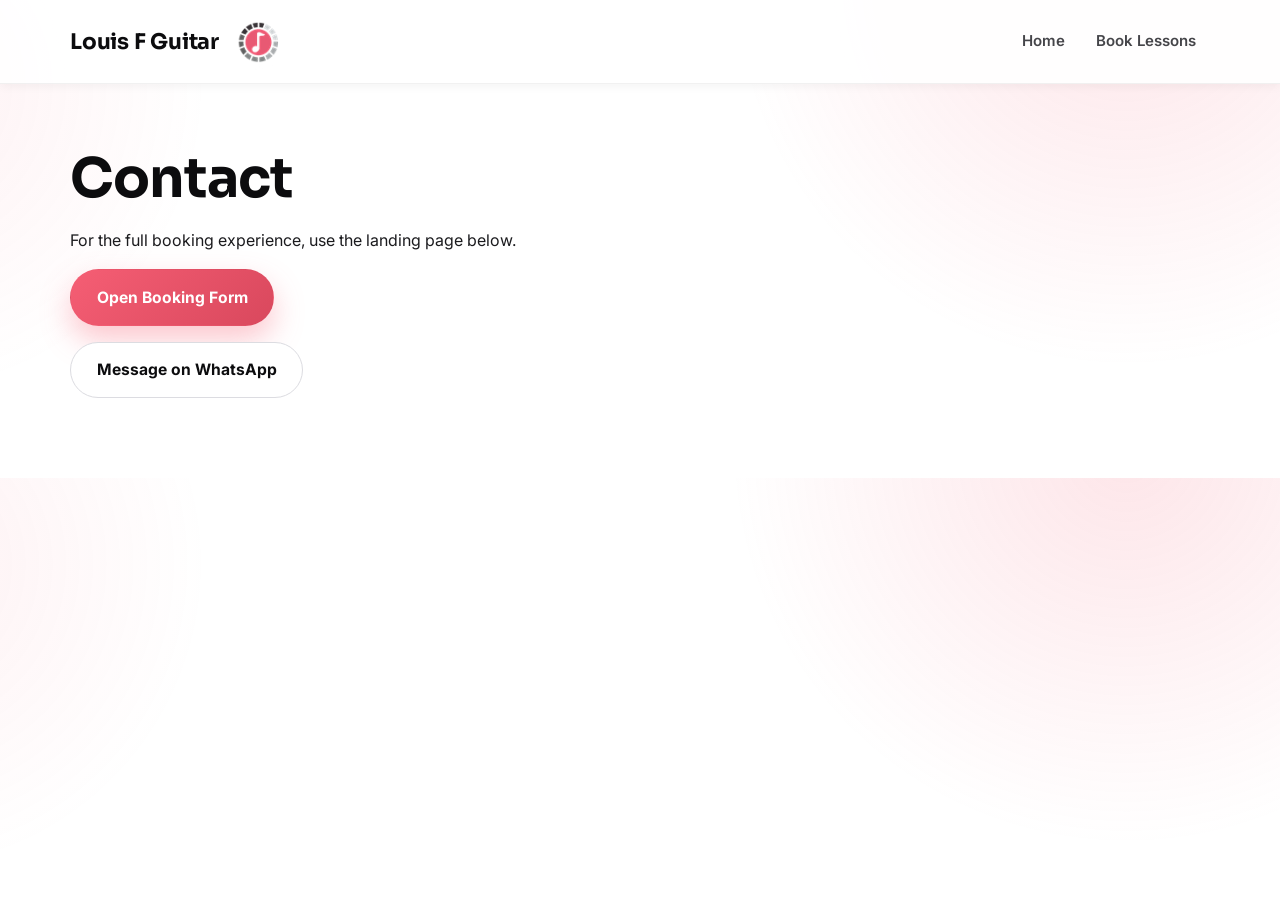
<file: contato.html>
<!doctype html>
<html lang="en">
<head>
  <meta charset="utf-8">
  <meta name="viewport" content="width=device-width, initial-scale=1">
  <title>Contact | Louis F Guitar</title>
  <meta name="description" content="Contact Louis F Guitar to book your private online guitar lesson via WhatsApp or the booking form.">
  <meta name="robots" content="index, follow">
  <link rel="canonical" href="https://devon-demand.com/louisf/contato.html">
  <link rel="alternate" hreflang="en" href="https://devon-demand.com/louisf/contato.html">
  <link rel="alternate" hreflang="x-default" href="https://devon-demand.com/louisf/contato.html">
  <link rel="preconnect" href="https://fonts.googleapis.com">
  <link rel="preconnect" href="https://fonts.gstatic.com" crossorigin>
  <link rel="preload" as="style" href="https://fonts.googleapis.com/css2?family=Inter:wght@400;500;600;700&family=Sora:wght@600;700;800&display=swap">
  <link rel="stylesheet" href="https://fonts.googleapis.com/css2?family=Inter:wght@400;500;600;700&family=Sora:wght@600;700;800&display=swap" media="print" onload="this.media='all'">
  <noscript><link rel="stylesheet" href="https://fonts.googleapis.com/css2?family=Inter:wght@400;500;600;700&family=Sora:wght@600;700;800&display=swap"></noscript>
  <link rel="preload" href="css/style.css" as="style">
  <link rel="stylesheet" href="css/style.css">
</head>
<body>
  <header class="site-header">
    <div class="container header-inner">
      <a class="logo" href="index.html" aria-label="Louis F Guitar home">
        <span class="logo-title">Louis F Guitar</span>
        <img class="logo-mark" src="images/logo-louis-f-64.png" srcset="images/logo-louis-f-64.png 64w, images/logo-louis-f-112.png 112w, images/logo-louis-f.png 313w" sizes="(max-width: 760px) 44px, 56px" alt="Louis F Guitar logo" width="56" height="56" decoding="async" fetchpriority="high">
      </a>
      <nav aria-label="Main navigation">
        <ul class="nav-list">
          <li><a href="index.html">Home</a></li>
          <li><a href="guitar-lessons.html">Book Lessons</a></li>
        </ul>
      </nav>
    </div>
  </header>

  <main class="section">
    <div class="container">
      <h1>Contact</h1>
      <p>For the full booking experience, use the landing page below.</p>
      <p><a class="btn btn-primary" href="guitar-lessons.html#contact">Open Booking Form</a></p>
      <p><a class="btn btn-secondary" href="https://wa.me/5511924538816?text=Hi%20Louis%2C%20I%20want%20to%20book%20a%20guitar%20class." rel="noopener" target="_blank">Message on WhatsApp</a></p>
    </div>
  </main>
</body>
</html>
</file>
<file: css/style.css>
:root {
  --brand: #f55e74;
  --brand-light: #ff8a9b;
  --brand-dark: #d9485d;
  --black: #0c0c0e;
  --gray-900: #1b1b1e;
  --gray-700: #454549;
  --gray-500: #6f6f76;
  --gray-300: #dcdce1;
  --gray-200: #ececf0;
  --gray-100: #f5f5f8;
  --white: #ffffff;
  --surface: #fafafb;
  --radius: 18px;
  --radius-sm: 12px;
  --radius-lg: 26px;
  --shadow: 0 12px 32px rgba(16, 16, 20, 0.08);
  --shadow-lg: 0 24px 60px rgba(16, 16, 20, 0.14);
  --glow: 0 14px 30px rgba(245, 94, 116, 0.35);
  --ease: cubic-bezier(0.22, 1, 0.36, 1);
}

* {
  box-sizing: border-box;
}

html {
  scroll-behavior: smooth;
}

body {
  margin: 0;
  color: var(--gray-900);
  background:
    radial-gradient(720px circle at 88% -6%, rgba(245, 94, 116, 0.16), transparent 55%),
    radial-gradient(620px circle at -8% 18%, rgba(245, 94, 116, 0.09), transparent 50%),
    #ffffff;
  font-family: "Inter", "Segoe UI", "Helvetica Neue", Arial, sans-serif;
  line-height: 1.65;
  -webkit-font-smoothing: antialiased;
}

img {
  max-width: 100%;
  display: block;
}

a {
  color: var(--black);
}

.container {
  width: min(1140px, 92vw);
  margin-inline: auto;
}

.site-header {
  position: sticky;
  top: 0;
  z-index: 30;
  background: rgba(255, 255, 255, 0.94);
  border-bottom: 1px solid rgba(16, 16, 20, 0.06);
  box-shadow: 0 2px 10px rgba(16, 16, 20, 0.05);
}

.header-inner {
  display: flex;
  gap: 1rem;
  align-items: center;
  justify-content: space-between;
  padding: 0.85rem 0;
}

.logo {
  display: inline-flex;
  align-items: center;
  gap: 0.6rem;
  text-decoration: none;
  color: var(--black);
  font-weight: 800;
  letter-spacing: 0.2px;
}

.logo-title {
  font-family: "Sora", "Inter", "Segoe UI", sans-serif;
  font-size: clamp(1.05rem, 2.2vw, 1.35rem);
  font-weight: 700;
  line-height: 1;
  letter-spacing: -0.01em;
  color: var(--black);
}

.logo-mark {
  width: clamp(44px, 6vw, 56px);
  height: auto;
  border-radius: 999px;
}

.nav-list {
  margin: 0;
  padding: 0;
  list-style: none;
  display: flex;
  flex-wrap: wrap;
  gap: 0.25rem;
}

.nav-list a {
  display: inline-block;
  padding: 0.45rem 0.85rem;
  border-radius: 999px;
  text-decoration: none;
  color: var(--gray-700);
  font-weight: 600;
  font-size: 0.94rem;
  transition: background-color 200ms var(--ease), color 200ms var(--ease);
}

.nav-list a:hover,
.nav-list a:focus-visible {
  background: var(--gray-100);
  color: var(--brand-dark);
}

.hero {
  position: relative;
  padding: 5.5rem 0 3.5rem;
  overflow: hidden;
}

.hero::before,
.hero::after {
  content: "";
  position: absolute;
  border-radius: 50%;
  z-index: -1;
  pointer-events: none;
}

.hero::before {
  width: 360px;
  height: 360px;
  top: -160px;
  right: -100px;
  background: radial-gradient(circle, rgba(245, 94, 116, 0.24), transparent 70%);
}

.hero::after {
  width: 260px;
  height: 260px;
  bottom: -140px;
  left: -80px;
  background: radial-gradient(circle, rgba(245, 94, 116, 0.12), transparent 70%);
}

.hero-grid {
  display: grid;
  gap: 2rem;
}

.eyebrow {
  margin: 0 0 1rem;
  display: inline-flex;
  align-items: center;
  gap: 0.45rem;
  padding: 0.35rem 0.85rem 0.35rem 0.6rem;
  border-radius: 999px;
  background: #fff0f2;
  border: 1px solid #ffd3da;
  color: #9a1f34;
  font-weight: 700;
  font-size: 0.82rem;
}

.eyebrow::before {
  content: "";
  width: 8px;
  height: 8px;
  border-radius: 50%;
  background: var(--brand);
  box-shadow: 0 0 0 4px rgba(245, 94, 116, 0.22);
}

h1,
h2,
h3 {
  margin-top: 0;
  font-family: "Sora", "Inter", "Segoe UI", sans-serif;
  color: var(--black);
  line-height: 1.15;
  letter-spacing: -0.015em;
}

h1 {
  font-size: clamp(2.2rem, 4.8vw, 3.4rem);
  margin-bottom: 1rem;
  font-weight: 700;
}

h1 .accent {
  background: linear-gradient(120deg, var(--brand) 0%, var(--brand-dark) 100%);
  -webkit-background-clip: text;
  background-clip: text;
  color: transparent;
}

h2 {
  font-size: clamp(1.6rem, 3.2vw, 2.25rem);
  margin-bottom: 1.1rem;
  font-weight: 700;
}

h3 {
  font-size: 1.18rem;
  margin-bottom: 0.55rem;
  font-weight: 700;
}

.lead {
  margin: 0 0 1.4rem;
  color: var(--gray-700);
  max-width: 58ch;
  font-size: 1.08rem;
}

.cta-row {
  display: flex;
  flex-wrap: wrap;
  gap: 0.75rem;
  align-items: center;
}

.cta-row.center {
  justify-content: center;
}

.btn {
  border: 1px solid transparent;
  border-radius: 999px;
  padding: 0.9rem 1.6rem;
  font-weight: 700;
  font-size: 0.98rem;
  text-decoration: none;
  display: inline-flex;
  align-items: center;
  justify-content: center;
  gap: 0.4rem;
  transition: transform 220ms var(--ease), box-shadow 220ms var(--ease);
}

.btn:hover,
.btn:focus-visible {
  transform: translateY(-2px) scale(1.015);
}

.btn-primary {
  background: linear-gradient(135deg, var(--brand) 0%, var(--brand-dark) 100%);
  color: var(--white);
  box-shadow: var(--glow);
}

.btn-primary:hover,
.btn-primary:focus-visible {
  box-shadow: 0 18px 36px rgba(245, 94, 116, 0.42);
}

.btn-secondary {
  background: var(--white);
  color: var(--black);
  border-color: var(--gray-300);
}

.btn-secondary:hover,
.btn-secondary:focus-visible {
  border-color: var(--brand);
  color: var(--brand-dark);
  background: #fff6f7;
}

.btn-block {
  width: 100%;
}

.hero-card {
  border: 1px solid var(--gray-300);
  background: var(--white);
  border-radius: var(--radius-lg);
  padding: 1.3rem;
  box-shadow: var(--shadow-lg);
}

.free-lesson-note {
  max-width: 55ch;
  margin: 1.2rem 0 0;
  padding: 0.7rem 0 0.7rem 1rem;
  border-left: 3px solid var(--brand);
  color: var(--gray-700);
  font-size: 0.98rem;
}

.showreel-card {
  position: relative;
  padding: 1.15rem;
  border: 1px solid rgba(16, 16, 20, 0.06);
  border-radius: var(--radius-lg);
  background: var(--white);
  box-shadow: var(--shadow-lg);
}

.showreel-label {
  margin: 0 0 0.5rem;
  display: inline-flex;
  align-items: center;
  gap: 0.4rem;
  color: var(--brand-dark);
  font-size: 0.78rem;
  font-weight: 800;
  letter-spacing: 0.08em;
  text-transform: uppercase;
}

.showreel-label::before {
  content: "▶";
  font-size: 0.7rem;
}

.showreel-card h2 {
  margin-bottom: 0.35rem;
  font-size: clamp(1.35rem, 2.5vw, 1.75rem);
}

.showreel-card > p:not(.showreel-label) {
  margin: 0 0 0.9rem;
  color: var(--gray-700);
  font-size: 0.96rem;
}

.showreel-video {
  position: relative;
  height: 0;
  padding-top: 56.25%;
  overflow: hidden;
  border-radius: var(--radius);
  background: var(--black);
  box-shadow: inset 0 0 0 1px rgba(255, 255, 255, 0.06);
}

.showreel-video iframe {
  position: absolute;
  inset: 0;
  width: 100%;
  height: 100%;
  border: 0;
}

.showreel-link {
  display: inline-flex;
  align-items: center;
  gap: 0.3rem;
  margin-top: 0.85rem;
  color: var(--brand-dark);
  font-size: 0.9rem;
  font-weight: 700;
  text-decoration-thickness: 2px;
}

.lesson-pillars {
  position: relative;
  padding: 5rem 0;
  background: radial-gradient(900px circle at 15% 0%, #1a1a1e 0%, var(--black) 55%);
  color: var(--white);
  overflow: hidden;
}

.lesson-pillars::after {
  content: "";
  position: absolute;
  inset: 0;
  background: radial-gradient(500px circle at 90% 100%, rgba(245, 94, 116, 0.2), transparent 60%);
  pointer-events: none;
}

.section-kicker {
  margin: 0 0 0.6rem;
  color: var(--brand-light);
  font-size: 0.82rem;
  font-weight: 800;
  letter-spacing: 0.14em;
  text-transform: uppercase;
}

.lesson-pillars h2 {
  max-width: 20ch;
  color: var(--white);
}

.pillar-grid {
  display: grid;
  gap: 1.75rem;
  margin-top: 2.5rem;
  position: relative;
}

.pillar {
  position: relative;
  padding-top: 1.4rem;
}

.pillar::before {
  content: "";
  position: absolute;
  top: 0;
  left: 0;
  width: 46px;
  height: 3px;
  border-radius: 999px;
  background: linear-gradient(90deg, var(--brand), var(--brand-light));
}

.pillar-number {
  display: block;
  margin-bottom: 0.6rem;
  color: rgba(255, 255, 255, 0.28);
  font-family: "Sora", sans-serif;
  font-size: 2.4rem;
  font-weight: 700;
  letter-spacing: -0.02em;
}

.pillar h3 {
  margin: 0 0 0.7rem;
  color: var(--white);
  font-size: clamp(1.4rem, 2.6vw, 1.85rem);
}

.pillar p {
  max-width: 32ch;
  margin: 0;
  color: #c7c7cc;
  font-size: 1.02rem;
}

.trust-strip {
  border-top: 1px solid var(--gray-200);
  border-bottom: 1px solid var(--gray-200);
  background: var(--white);
}

.trust-grid {
  display: grid;
  gap: 0.75rem;
  grid-template-columns: repeat(auto-fit, minmax(170px, 1fr));
  padding: 1.15rem 0;
}

.trust-grid p {
  margin: 0;
  text-align: center;
  font-weight: 700;
  font-size: 0.92rem;
  color: var(--gray-700);
}

.section {
  padding: 4rem 0;
}

.section-alt {
  background: var(--surface);
}

.cards {
  display: grid;
  gap: 1.1rem;
  grid-template-columns: repeat(auto-fit, minmax(230px, 1fr));
}

.card {
  background: var(--white);
  border: 1px solid var(--gray-200);
  border-radius: var(--radius);
  padding: 1.3rem;
  transition: transform 240ms var(--ease), box-shadow 240ms var(--ease);
}

.card:hover {
  transform: translateY(-4px);
  box-shadow: var(--shadow-lg);
  border-color: transparent;
}

.steps {
  margin: 0;
  padding-left: 1.1rem;
  display: grid;
  gap: 0.9rem;
  font-size: 1.02rem;
}

.split {
  display: grid;
  gap: 1.5rem;
}

.quote-card {
  position: relative;
  background: linear-gradient(160deg, #fff5f6 0%, #ffffff 100%);
  border: 1px solid #ffd9de;
  border-radius: var(--radius);
  padding: 1.5rem;
}

.quote-card::before {
  content: "\201C";
  position: absolute;
  top: 0.4rem;
  left: 1rem;
  font-family: Georgia, serif;
  font-size: 3.4rem;
  color: rgba(245, 94, 116, 0.28);
  line-height: 1;
}

.quote {
  position: relative;
  margin: 0;
  font-style: italic;
  font-size: 1.05rem;
}

.quote-author {
  margin: 0.9rem 0 0;
  font-weight: 700;
  color: var(--gray-700);
}

.credibility-note {
  margin-bottom: 0.45rem;
  color: var(--gray-700);
}

.youtube-link {
  display: inline-flex;
  align-items: center;
  gap: 0.3rem;
  font-weight: 700;
  color: var(--brand-dark);
  text-decoration-thickness: 2px;
}

.trust-experience .split {
  align-items: start;
  gap: 2rem;
}

.trust-experience p {
  color: var(--gray-700);
}

.trust-points {
  list-style: none;
  margin: 1.1rem 0 1.25rem;
  padding: 0;
  display: grid;
  gap: 0.65rem;
}

.trust-points li {
  margin: 0;
  background: var(--white);
  border: 1px solid var(--gray-200);
  border-radius: var(--radius-sm);
  padding: 0.72rem 0.9rem;
  line-height: 1.5;
}

.trust-media {
  display: grid;
  grid-template-columns: 1fr 1fr;
  align-items: start;
  gap: 0.95rem;
}

.teacher-photo {
  margin: 0;
  border-radius: var(--radius);
  overflow: hidden;
  border: 1px solid var(--gray-200);
  box-shadow: var(--shadow);
  background: var(--white);
}

.teacher-photo img {
  width: 100%;
  height: 100%;
  object-fit: cover;
}

.teacher-photo.primary {
  aspect-ratio: 4 / 5;
}

.trust-videos {
  display: grid;
  gap: 0.95rem;
}

.trust-video-card {
  background: var(--white);
  border: 1px solid var(--gray-200);
  border-radius: var(--radius);
  padding: 0.9rem;
  box-shadow: var(--shadow);
}

.trust-video-card h3 {
  margin: 0 0 0.55rem;
  font-size: 1rem;
}

.trust-video-card .short-video {
  padding-top: 177.78%;
  max-width: 320px;
  margin-inline: auto;
}

@media (max-width: 640px) {
  .trust-media {
    grid-template-columns: 1fr;
  }
}

.pricing-grid {
  display: grid;
  gap: 1.25rem;
  grid-template-columns: repeat(auto-fit, minmax(230px, 1fr));
}

.price-card {
  position: relative;
  background: var(--white);
  border: 1px solid var(--gray-200);
  border-radius: var(--radius);
  padding: 1.5rem;
  transition: transform 240ms var(--ease), box-shadow 240ms var(--ease);
}

@supports (content-visibility: auto) {
  #benefits,
  #how-it-works,
  #instructor,
  #trust-experience,
  #pricing,
  #testimonials,
  #faq,
  #contact {
    content-visibility: auto;
    contain-intrinsic-size: 1px 950px;
  }
}

.price-card:hover {
  transform: translateY(-4px);
  box-shadow: var(--shadow-lg);
}

.price-card.featured {
  border-color: transparent;
  background:
    linear-gradient(#ffffff, #ffffff) padding-box,
    linear-gradient(135deg, var(--brand), var(--brand-dark)) border-box;
  border: 2px solid transparent;
  box-shadow: var(--shadow-lg);
}

.tag {
  margin: 0 0 0.6rem;
  display: inline-block;
  border-radius: 999px;
  background: linear-gradient(135deg, var(--brand), var(--brand-dark));
  color: var(--white);
  padding: 0.22rem 0.7rem;
  font-size: 0.76rem;
  font-weight: 700;
}

.price {
  margin: 0.2rem 0 0.6rem;
  font-family: "Sora", sans-serif;
  font-size: 2rem;
  font-weight: 700;
  color: var(--black);
  letter-spacing: -0.02em;
}

.review-intro {
  margin-top: -0.25rem;
  margin-bottom: 0.7rem;
  color: var(--gray-700);
}

.google-review-link {
  display: inline-flex;
  align-items: center;
  gap: 0.3rem;
  margin-bottom: 1.1rem;
  font-weight: 700;
  color: var(--brand-dark);
  text-decoration-thickness: 2px;
}

.review-source {
  margin: 0 0 0.7rem;
  display: inline-block;
  border: 1px solid var(--gray-300);
  border-radius: 999px;
  padding: 0.14rem 0.6rem;
  font-size: 0.76rem;
  font-weight: 700;
  color: var(--gray-700);
  background: var(--gray-100);
}

.testimonial .person {
  display: flex;
  align-items: center;
  gap: 0.55rem;
  margin-top: 0.9rem;
  margin-bottom: 0;
  color: var(--gray-700);
  font-weight: 700;
  font-size: 0.92rem;
}

.testimonial .person::before {
  content: attr(data-initials);
  display: inline-flex;
  align-items: center;
  justify-content: center;
  width: 30px;
  height: 30px;
  flex: 0 0 auto;
  border-radius: 50%;
  background: linear-gradient(135deg, var(--brand), var(--brand-dark));
  color: var(--white);
  font-size: 0.72rem;
  font-weight: 800;
}

.faq-list {
  display: grid;
  gap: 0.8rem;
}

.faq-list details {
  background: var(--white);
  border: 1px solid var(--gray-200);
  border-radius: var(--radius-sm);
  padding: 0.2rem 1rem;
  transition: border-color 200ms var(--ease), box-shadow 200ms var(--ease);
}

.faq-list details[open] {
  border-color: var(--brand);
  box-shadow: var(--shadow);
}

.faq-list summary {
  list-style: none;
  cursor: pointer;
  display: flex;
  align-items: center;
  justify-content: space-between;
  gap: 1rem;
  padding: 0.9rem 0;
  font-weight: 700;
  font-size: 1.02rem;
  color: var(--black);
}

.faq-list summary::-webkit-details-marker {
  display: none;
}

.faq-list summary::after {
  content: "+";
  flex: 0 0 auto;
  font-size: 1.3rem;
  font-weight: 400;
  color: var(--brand-dark);
  transition: transform 220ms var(--ease);
}

.faq-list details[open] summary::after {
  transform: rotate(45deg);
}

.faq-list details p {
  margin: 0 0 1rem;
  color: var(--gray-700);
}

.final-cta {
  text-align: center;
  background:
    radial-gradient(circle at 12% 20%, rgba(245, 94, 116, 0.2), transparent 40%),
    radial-gradient(circle at 85% 75%, rgba(245, 94, 116, 0.14), transparent 42%),
    #fffdfd;
}

.contact-form {
  background: var(--white);
  border: 1px solid var(--gray-200);
  border-radius: var(--radius);
  padding: 1.5rem;
  box-shadow: var(--shadow);
}

.field-grid {
  display: grid;
  gap: 0.9rem;
  margin-bottom: 0.9rem;
}

label {
  display: block;
  margin-bottom: 0.35rem;
  font-weight: 700;
  font-size: 0.94rem;
}

input,
select,
textarea {
  width: 100%;
  font: inherit;
  border: 1px solid var(--gray-300);
  border-radius: var(--radius-sm);
  padding: 0.7rem 0.85rem;
  background: var(--white);
  transition: border-color 180ms var(--ease), box-shadow 180ms var(--ease);
}

input:focus,
select:focus,
textarea:focus {
  border-color: var(--brand);
  outline: none;
  box-shadow: 0 0 0 4px rgba(245, 94, 116, 0.18);
}

.consent {
  color: var(--gray-500);
  font-size: 0.92rem;
  margin: 0.2rem 0 0.9rem;
}

.site-footer {
  background: var(--black);
  color: #c7c7cc;
}

.footer-inner {
  display: flex;
  gap: 0.8rem;
  align-items: center;
  justify-content: space-between;
  flex-wrap: wrap;
  padding: 1.5rem 0;
}

.footer-inner p {
  margin: 0;
  font-size: 0.9rem;
}

.footer-links {
  display: inline-flex;
  gap: 1.25rem;
  align-items: center;
  flex-wrap: wrap;
}

.footer-links a {
  color: #e6e6ea;
  font-weight: 600;
  font-size: 0.9rem;
  text-decoration: none;
}

.footer-links a:hover,
.footer-links a:focus-visible {
  color: var(--brand-light);
}

@media (min-width: 760px) {
  .hero-grid {
    grid-template-columns: 1.4fr 1fr;
    align-items: start;
  }

  .pillar-grid {
    grid-template-columns: repeat(3, 1fr);
  }

  .split {
    grid-template-columns: 1.1fr 0.9fr;
    align-items: center;
  }

  .trust-experience .split {
    grid-template-columns: 1fr 1fr;
    align-items: start;
  }

  .trust-media {
    grid-template-columns: 1fr 1fr;
    align-items: start;
  }

  .field-grid {
    grid-template-columns: 1fr 1fr;
  }
}

@media (prefers-reduced-motion: reduce) {
  html {
    scroll-behavior: auto;
  }

  .btn,
  .card,
  .price-card {
    transition: none;
  }
}
</file>
